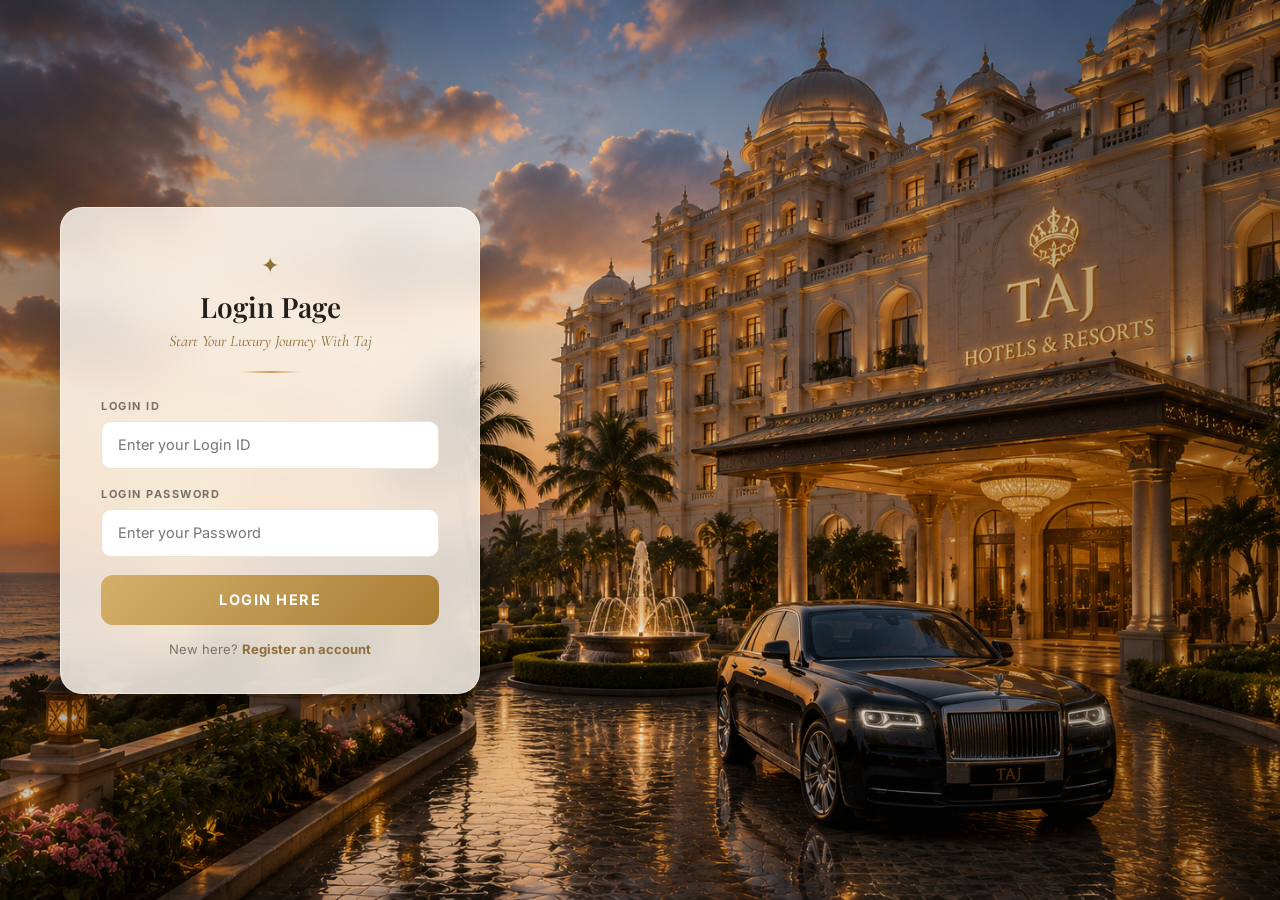
<file: index.html>
<!DOCTYPE html>
<html lang="en">
<head>
<meta charset="UTF-8">
<meta name="viewport" content="width=device-width, initial-scale=1.0">
<title>Taj Hotels & Resorts | Login</title>
<link rel="stylesheet" href="style.css">
<link rel="stylesheet" href="form.css">
<link rel="preconnect" href="https://fonts.googleapis.com">
<link rel="preconnect" href="https://fonts.gstatic.com" crossorigin>
<link href="https://fonts.googleapis.com/css2?family=Playfair+Display:wght@500;600;700&family=Inter:wght@300;400;500;600;700&family=Cormorant+Garamond:wght@500;600;700&display=swap" rel="stylesheet">
<style>

.login-hero{
    position:relative;
    min-height:100vh;
    display:flex;
    align-items:center;
    padding:0 60px;
    overflow:hidden;
}

.login-hero-image{
    position:absolute;
    inset:0;
    width:100%;
    height:100%;
    object-fit:cover;
    object-position:center;
}

.login-hero-overlay{
    position:absolute;
    inset:0;
    background:linear-gradient(90deg,
        rgba(10,8,5,.25) 0%,
        rgba(10,8,5,.08) 45%,
        rgba(10,8,5,.35) 100%);
}

.login-panel{
    position:relative;
    z-index:10;
    width:100%;
    max-width:420px;
    background:rgba(255,251,244,.82);
    backdrop-filter:blur(16px);
    border:1px solid rgba(255,255,255,.5);
    border-radius:22px;
    padding:44px 40px 36px;
    box-shadow:0 30px 70px rgba(0,0,0,.35);
    text-align:center;
}

.login-crown{
    font-size:22px;
    color:var(--gold-deep);
    margin-bottom:10px;
}

.login-panel h1{
    font-family:var(--display);
    font-size:28px;
    font-weight:600;
    color:var(--ink);
    margin-bottom:6px;
}

.login-tagline{
    font-family:var(--accent);
    font-style:italic;
    font-size:16px;
    color:var(--gold-deep);
    margin-bottom:20px;
}

.login-divider{
    width:60px;
    height:2px;
    background:linear-gradient(90deg,transparent,var(--gold),transparent);
    margin:0 auto 26px;
}

.login-form{
    text-align:left;
}

.login-field{
    margin-bottom:18px;
}

.login-field label{
    display:block;
    font-size:11px;
    font-weight:700;
    letter-spacing:1.5px;
    text-transform:uppercase;
    color:var(--ink-soft);
    margin-bottom:8px;
}

.login-field input{
    width:100%;
    height:48px;
    padding:0 16px;
    border:1px solid var(--line);
    border-radius:10px;
    background:#fff;
    color:var(--ink);
    font-size:14.5px;
    transition:.25s;
}

.login-field input:focus{
    border-color:var(--gold);
    box-shadow:0 0 0 3px rgba(198,161,91,.15);
}

.login-submit{
    display:block;
    width:100%;
    height:50px;
    margin-top:6px;
    border-radius:12px;
    background:linear-gradient(135deg,#d5b06a,#a77b32);
    color:#fff;
    font-weight:700;
    font-size:14.5px;
    letter-spacing:1.5px;
    text-transform:uppercase;
    cursor:pointer;
    transition:.25s;
}

.login-submit:hover{
    filter:brightness(1.08);
    transform:translateY(-2px);
    box-shadow:0 12px 24px rgba(167,123,50,.35);
}

.login-register-link{
    display:block;
    width:100%;
    text-align:center;
    margin-top:16px;
    background:none;
    border:none;
    color:var(--ink-soft);
    font-size:13px;
    cursor:pointer;
}

.login-register-link span{
    color:var(--gold-deep);
    font-weight:700;
}

.login-register-link:hover span{
    text-decoration:underline;
}

@media (max-width:600px){
    .login-hero{ padding:0 20px; justify-content:center; }
    .login-panel{ padding:36px 26px 30px; }
}

</style>
</head>
<body>

<section class="login-hero">
    <img src="login1.png" class="login-hero-image" alt="">
    <div class="login-hero-overlay"></div>

    <div class="login-panel">
        <div class="login-crown">✦</div>
        <h1>Login Page</h1>
        <p class="login-tagline">Start Your Luxury Journey With Taj</p>
        <div class="login-divider"></div>

        <form name="f" method="post" action="login.php" class="login-form">
            <div class="login-field">
                <label>Login ID</label>
                <input type="text" name="t1" placeholder="Enter your Login ID">
            </div>
            <div class="login-field">
                <label>Login Password</label>
                <input type="password" name="t2" placeholder="Enter your Password">
            </div>

            <input type="submit" class="login-submit" value="Login Here" name="b1">

            <button type="button" class="login-register-link" onclick="register()">
                New here? <span>Register an account</span>
            </button>
        </form>
    </div>
</section>

<script>
    function register() {
        window.open("register.html");
    }
</script>

</body>
</html>
</file>
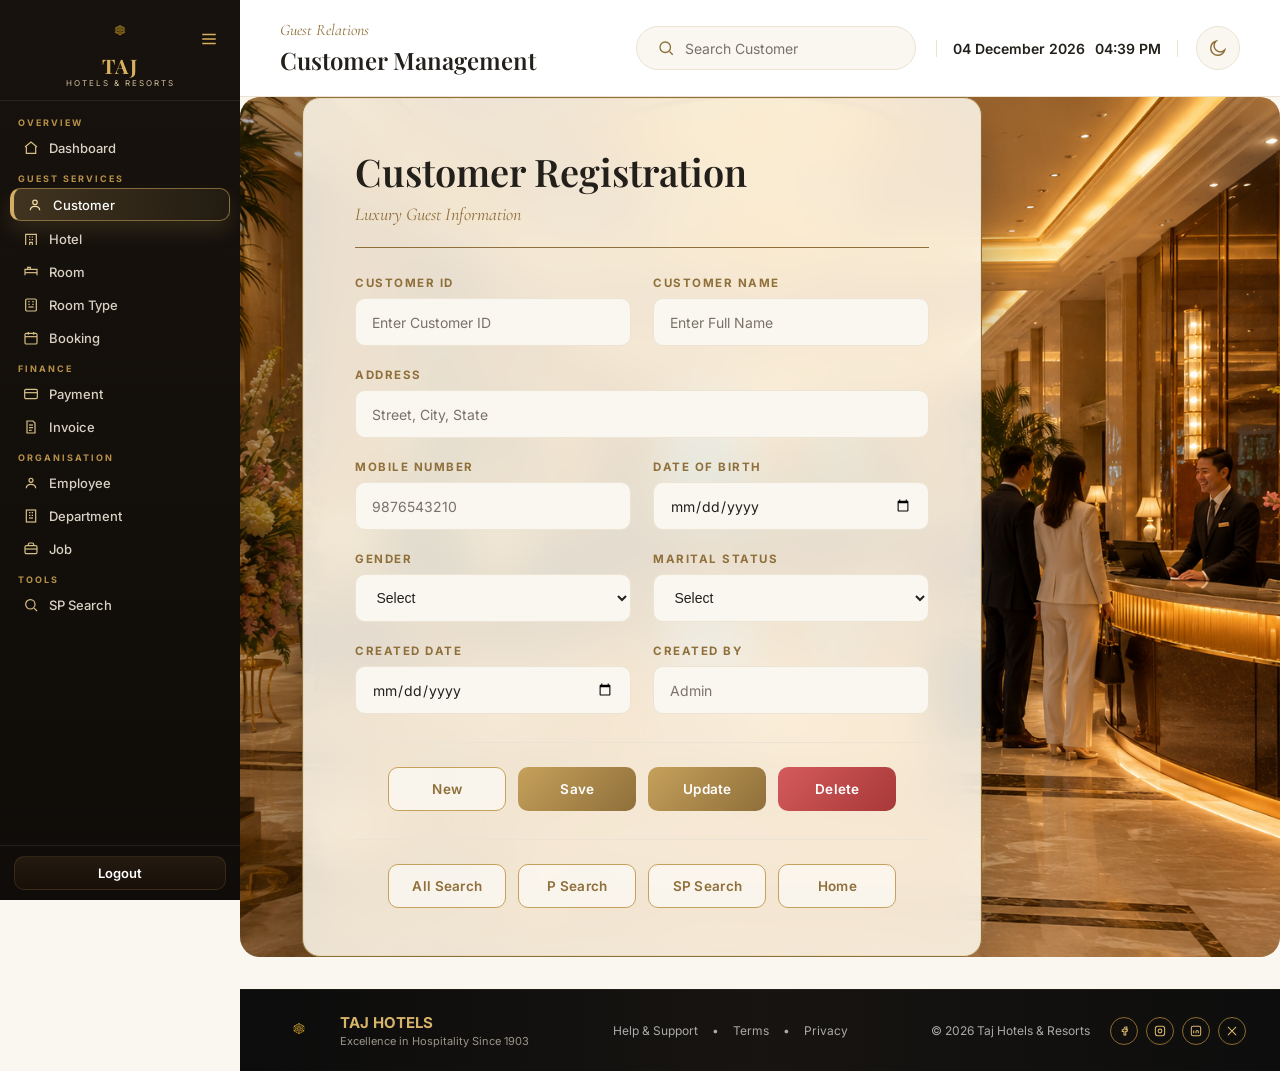
<file: customer.html>
<!DOCTYPE html>
<html lang="en">
<head>
<meta charset="UTF-8">
<meta name="viewport" content="width=device-width, initial-scale=1.0">
<title>Taj Hotels & Resorts | Customer</title>
<link rel="stylesheet" href="style.css">
<link rel="stylesheet" href="form.css">
<link rel="preconnect" href="https://fonts.googleapis.com">
<link rel="preconnect" href="https://fonts.gstatic.com" crossorigin>
<link href="https://fonts.googleapis.com/css2?family=Playfair+Display:wght@500;600;700&family=Inter:wght@300;400;500;600;700&family=Cormorant+Garamond:wght@500;600;700&display=swap" rel="stylesheet">
</head>
<body>

<aside class="sidebar" id="sidebar">

    <div class="sidebar-header">
        <div class="logo-box">
            <img src="taj-logo.png" class="sidebar-logo" alt="Taj">
            <div class="brand">
                <h1>TAJ</h1>
                <p>HOTELS & RESORTS</p>
            </div>
        </div>
        <button class="hamburger" id="sidebarToggle" aria-label="Toggle sidebar">
            <svg viewBox="0 0 24 24" fill="none" stroke="currentColor" stroke-width="2">
                <line x1="3" y1="6" x2="21" y2="6"/>
                <line x1="3" y1="12" x2="21" y2="12"/>
                <line x1="3" y1="18" x2="21" y2="18"/>
            </svg>
        </button>
    </div>

    <nav class="sidebar-nav">

        <span class="nav-heading">Overview</span>
        <a href="home.html" class="nav-link">
            <span class="nav-icon"><svg viewBox="0 0 24 24" fill="none" stroke="currentColor" stroke-width="1.8"><path d="M3 10.5L12 3l9 7.5"/><path d="M5 9.8V20h14V9.8"/></svg></span>
            <span class="link-text">Dashboard</span>
        </a>

        <span class="nav-heading">Guest Services</span>
        <a href="customer.html" class="nav-link active">
            <span class="nav-icon"><svg viewBox="0 0 24 24" fill="none" stroke="currentColor" stroke-width="1.8"><circle cx="12" cy="8" r="3.4"/><path d="M5 20c0-4 3.2-6 7-6s7 2 7 6"/></svg></span>
            <span class="link-text">Customer</span>
        </a>

        <a href="hotel1.php" class="nav-link">
    <span class="nav-icon">
        <svg viewBox="0 0 24 24" fill="none" stroke="currentColor" stroke-width="1.8">
            <path d="M4 21V5h16v16"/>
            <path d="M9 9h2"/>
            <path d="M13 9h2"/>
            <path d="M9 13h2"/>
            <path d="M13 13h2"/>
            <path d="M10 21v-4h4v4"/>
        </svg>
    </span>
    <span class="link-text">Hotel</span>
</a>
        <a href="room1.php" class="nav-link">
            <span class="nav-icon"><svg viewBox="0 0 24 24" fill="none" stroke="currentColor" stroke-width="1.8"><path d="M3 17V8h18v9"/><path d="M3 13h18"/><path d="M7 8V5h4v3"/></svg></span>
            <span class="link-text">Room</span>
        </a>
        <a href="room_type.html" class="nav-link">
            <span class="nav-icon"><svg viewBox="0 0 24 24" fill="none" stroke="currentColor" stroke-width="1.8"><rect x="4" y="3" width="16" height="18" rx="2"/><path d="M8 7h2"/><path d="M14 7h2"/><path d="M8 11h2"/><path d="M14 11h2"/><path d="M8 15h8"/></svg></span>
            <span class="link-text">Room Type</span>
        </a>
        <a href="booking1.php" class="nav-link">
            <span class="nav-icon"><svg viewBox="0 0 24 24" fill="none" stroke="currentColor" stroke-width="1.8"><rect x="3" y="5" width="18" height="16" rx="2"/><path d="M3 10h18"/><path d="M8 3v4"/><path d="M16 3v4"/></svg></span>
            <span class="link-text">Booking</span>
        </a>

        <span class="nav-heading">Finance</span>
        <a href="payment1.php" class="nav-link">
            <span class="nav-icon"><svg viewBox="0 0 24 24" fill="none" stroke="currentColor" stroke-width="1.8"><rect x="2.5" y="5" width="19" height="14" rx="2"/><path d="M2.5 10h19"/></svg></span>
            <span class="link-text">Payment</span>
        </a>
        <a href="invoice1.php" class="nav-link">
            <span class="nav-icon"><svg viewBox="0 0 24 24" fill="none" stroke="currentColor" stroke-width="1.8"><path d="M6 3h9l3 3v15H6z"/><path d="M9 9h6"/><path d="M9 13h6"/><path d="M9 17h4"/></svg></span>
            <span class="link-text">Invoice</span>
        </a>

        <span class="nav-heading">Organisation</span>
        <a href="emp_info1.php" class="nav-link">
            <span class="nav-icon"><svg viewBox="0 0 24 24" fill="none" stroke="currentColor" stroke-width="1.8"><circle cx="12" cy="8" r="3"/><path d="M5 20c0-4 3-6 7-6s7 2 7 6"/></svg></span>
            <span class="link-text">Employee</span>
        </a>
        <a href="dept_info.html" class="nav-link">
            <span class="nav-icon"><svg viewBox="0 0 24 24" fill="none" stroke="currentColor" stroke-width="1.8"><rect x="5" y="3" width="14" height="18"/><path d="M9 7h2"/><path d="M13 7h2"/><path d="M9 11h2"/><path d="M13 11h2"/><path d="M9 15h6"/></svg></span>
            <span class="link-text">Department</span>
        </a>
        <a href="job_info.html" class="nav-link">
            <span class="nav-icon"><svg viewBox="0 0 24 24" fill="none" stroke="currentColor" stroke-width="1.8"><rect x="3" y="7" width="18" height="12" rx="2"/><path d="M8 7V5a2 2 0 012-2h4a2 2 0 012 2v2"/><path d="M3 12h18"/></svg></span>
            <span class="link-text">Job</span>
        </a>

        <span class="nav-heading">Tools</span>
        <a href="spsearch.html" class="nav-link">
            <span class="nav-icon"><svg viewBox="0 0 24 24" fill="none" stroke="currentColor" stroke-width="1.8"><circle cx="11" cy="11" r="7"/><path d="M21 21l-4.3-4.3"/></svg></span>
            <span class="link-text">SP Search</span>
        </a>

    </nav>

    <div class="sidebar-footer">
        <a href="login.html" class="logout-btn">Logout</a>
    </div>

</aside>

<main class="main" id="main">

    <header class="topbar">
        <div class="welcome">
            <span class="eyebrow">Guest Relations</span>
            <h2>Customer Management</h2>
        </div>

        <div class="top-right">
            <a href="spsearch.html" class="search-box search-btn">
                <svg width="18" height="18" viewBox="0 0 24 24" fill="none" stroke="currentColor" stroke-width="1.8">
                    <circle cx="11" cy="11" r="7"/>
                    <path d="M21 21l-4.3-4.3"/>
                </svg>
                <span>Search Customer</span>
            </a>

            <div class="date-time">
                <span id="today"></span>
                <span id="clock"></span>
            </div>

            <button class="theme-toggle" id="themeToggle" aria-label="Toggle day/night theme">
                <svg class="moon-icon" viewBox="0 0 24 24" fill="none" stroke="currentColor" stroke-width="1.8"><path d="M20 14.5A8.5 8.5 0 1 1 9.5 4a7 7 0 0 0 10.5 10.5z"/></svg>
                <svg class="sun-icon" viewBox="0 0 24 24" fill="none" stroke="currentColor" stroke-width="1.8"><circle cx="12" cy="12" r="4.5"/><path d="M12 2v3M12 19v3M4.2 4.2l2.1 2.1M17.7 17.7l2.1 2.1M2 12h3M19 12h3M4.2 19.8l2.1-2.1M17.7 6.3l2.1-2.1"/></svg>
            </button>
        </div>
    </header>

    <section class="form-hero">
        <img src="customer.png" class="form-hero-image" alt="">
        <div class="form-hero-overlay"></div>

        <div class="form-panel">

            <div class="form-page-header">
                <h2>Customer Registration</h2>
                <p>Luxury Guest Information</p>
            </div>

            <form action="customer.php" method="post" name="f" class="form-card">
                <div class="form-grid">
                    <div class="form-group"><label>Customer ID</label><input type="text" name="t1" placeholder="Enter Customer ID"></div>
                    <div class="form-group"><label>Customer Name</label><input type="text" name="t2" placeholder="Enter Full Name"></div>
                    <div class="form-group full-width"><label>Address</label><input type="text" name="t3" placeholder="Street, City, State"></div>
                    <div class="form-group"><label>Mobile Number</label><input type="number" name="t4" placeholder="9876543210"></div>
                    <div class="form-group"><label>Date of Birth</label><input type="date" name="t5"></div>
                    <div class="form-group">
                        <label>Gender</label>
                        <select name="t6"><option value="">Select</option><option>Male</option><option>Female</option><option>Other</option></select>
                    </div>
                    <div class="form-group">
                        <label>Marital Status</label>
                        <select name="t7"><option value="">Select</option><option>Single</option><option>Married</option><option>Other</option></select>
                    </div>
                    <div class="form-group"><label>Created Date</label><input type="date" name="t8"></div>
                    <div class="form-group"><label>Created By</label><input type="text" name="t9" placeholder="Admin"></div>
                </div>

                <div class="form-actions">
                    <input type="button" class="btn btn-outline" value="New" onclick="document.forms['f'].reset()">
                    <input type="submit" class="btn btn-gold" value="Save" name="b2">
                    <input type="submit" class="btn btn-gold" value="Update" name="b3">
                    <input type="submit" class="btn btn-danger" value="Delete" name="b4">
                </div>

                <div class="search-row">
                    <input type="submit" class="btn btn-outline" value="All Search" name="b5">
                    <input type="submit" class="btn btn-outline" value="P Search" name="b6">
                    <input type="button" class="btn btn-outline" value="SP Search" onclick="spsearch()">
                    <input type="button" class="btn btn-outline" value="Home" onclick="window.location.href='home.html'">
                </div>
            </form>
        </div>
    </section>

    <footer class="footer">
        <div class="footer-left">
            <img src="taj-logo.png" alt="Taj">
            <div>
                <h3>TAJ HOTELS</h3>
                <p>Excellence in Hospitality Since 1903</p>
            </div>
        </div>

        <div class="footer-center">
            <a href="#">Help & Support</a>
            <span>•</span>
            <a href="#">Terms</a>
            <span>•</span>
            <a href="#">Privacy</a>
        </div>

        <div class="footer-right">
            <p>© 2026 Taj Hotels & Resorts</p>
            <div class="social">
                <a href="#" aria-label="Facebook"><svg viewBox="0 0 24 24" fill="none" stroke="currentColor" stroke-width="1.8"><path d="M15 8h2V5h-2a3 3 0 0 0-3 3v2H9v3h3v6h3v-6h2.2l.8-3H15V8z"/></svg></a>
                <a href="#" aria-label="Instagram"><svg viewBox="0 0 24 24" fill="none" stroke="currentColor" stroke-width="1.8"><rect x="4" y="4" width="16" height="16" rx="4"/><circle cx="12" cy="12" r="3.2"/><path d="M16.2 7.8h.01"/></svg></a>
                <a href="#" aria-label="LinkedIn"><svg viewBox="0 0 24 24" fill="none" stroke="currentColor" stroke-width="1.8"><rect x="4" y="4" width="16" height="16" rx="3"/><path d="M8 11v5M8 8v.01M12 16v-3a2 2 0 0 1 4 0v3M12 13v3"/></svg></a>
                <a href="#" aria-label="X"><svg viewBox="0 0 24 24" fill="none" stroke="currentColor" stroke-width="1.8"><path d="M5 5l14 14M19 5L5 19"/></svg></a>
            </div>
        </div>
    </footer>

</main>

<script>
function updateDateTime(){
  const now = new Date();
  document.getElementById("today").textContent = now.toLocaleDateString("en-GB",{day:"2-digit",month:"long",year:"numeric"});
  document.getElementById("clock").textContent = now.toLocaleTimeString([],{hour:"2-digit",minute:"2-digit"});
}
updateDateTime();
setInterval(updateDateTime, 1000);

const sidebar = document.getElementById("sidebar");
const sidebarToggle = document.getElementById("sidebarToggle");
const main = document.getElementById("main");
sidebarToggle.addEventListener("click", () => {
  sidebar.classList.toggle("collapsed");
  main.classList.toggle("expanded");
});

const themeToggle = document.getElementById("themeToggle");
const root = document.documentElement;
function applyTheme(theme){
  if(theme === "dark"){ root.setAttribute("data-theme","dark"); }
  else{ root.removeAttribute("data-theme"); }
  localStorage.setItem("taj-theme", theme);
}
applyTheme(localStorage.getItem("taj-theme") || "light");
themeToggle.addEventListener("click", () => {
  applyTheme(root.getAttribute("data-theme") === "dark" ? "light" : "dark");
});

function spsearch(){ window.open("spsearch.html"); }
</script>
</body>
</html>
</file>
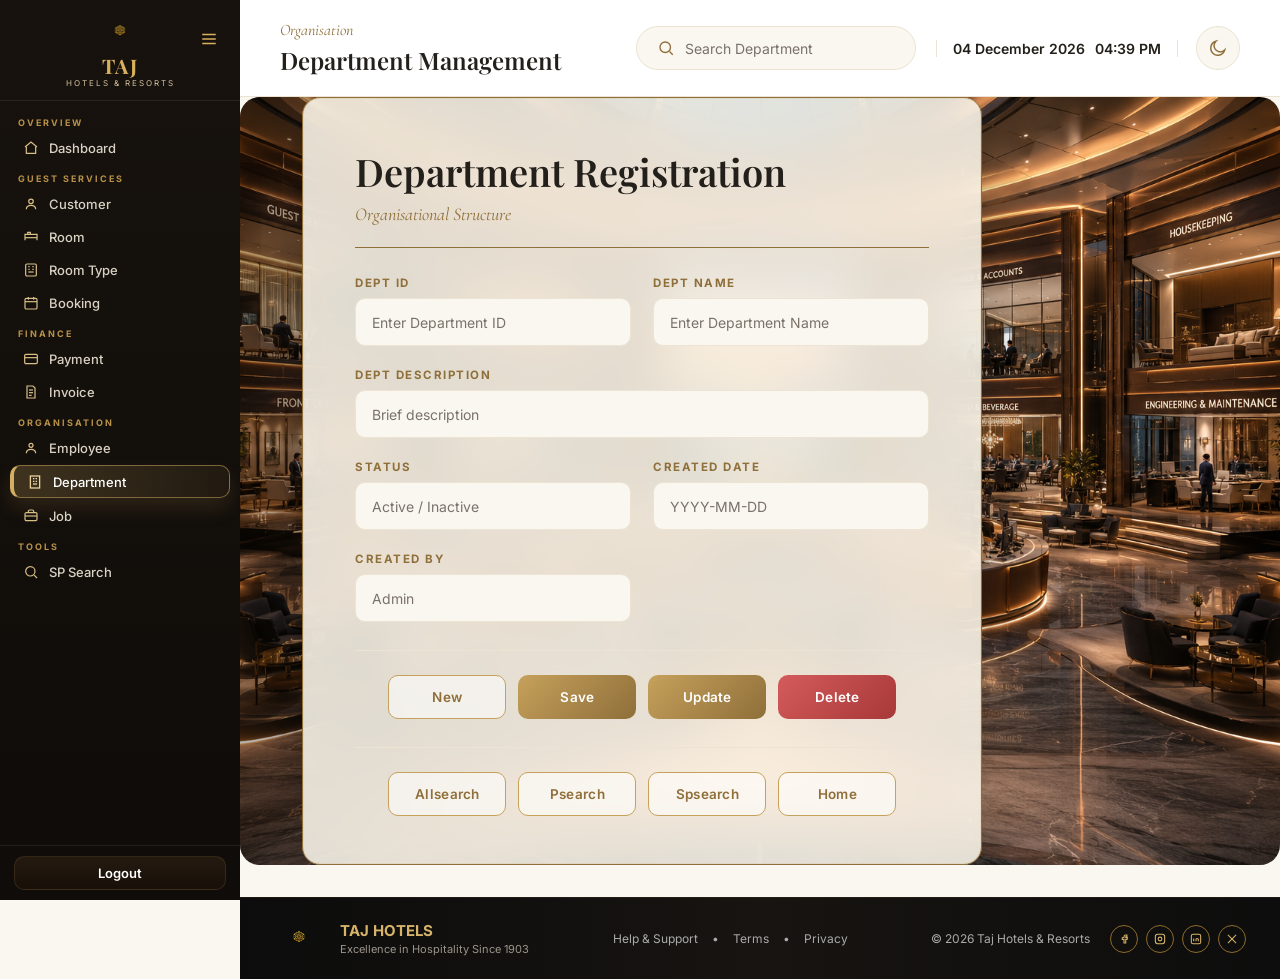
<file: dept_info.html>
<!DOCTYPE html>
<html lang="en">
<head>
<meta charset="UTF-8">
<meta name="viewport" content="width=device-width, initial-scale=1.0">
<title>Taj Hotels & Resorts | Department</title>
<link rel="stylesheet" href="style.css">
<link rel="stylesheet" href="form.css">
<link rel="preconnect" href="https://fonts.googleapis.com">
<link rel="preconnect" href="https://fonts.gstatic.com" crossorigin>
<link href="https://fonts.googleapis.com/css2?family=Playfair+Display:wght@500;600;700&family=Inter:wght@300;400;500;600;700&family=Cormorant+Garamond:wght@500;600;700&display=swap" rel="stylesheet">
</head>
<body>

<aside class="sidebar" id="sidebar">

    <div class="sidebar-header">
        <div class="logo-box">
            <img src="taj-logo.png" class="sidebar-logo" alt="Taj">
            <div class="brand">
                <h1>TAJ</h1>
                <p>HOTELS & RESORTS</p>
            </div>
        </div>
        <button class="hamburger" id="sidebarToggle" aria-label="Toggle sidebar">
            <svg viewBox="0 0 24 24" fill="none" stroke="currentColor" stroke-width="2">
                <line x1="3" y1="6" x2="21" y2="6"/>
                <line x1="3" y1="12" x2="21" y2="12"/>
                <line x1="3" y1="18" x2="21" y2="18"/>
            </svg>
        </button>
    </div>

    <nav class="sidebar-nav">

        <span class="nav-heading">Overview</span>
        <a href="home.html" class="nav-link">
            <span class="nav-icon"><svg viewBox="0 0 24 24" fill="none" stroke="currentColor" stroke-width="1.8"><path d="M3 10.5L12 3l9 7.5"/><path d="M5 9.8V20h14V9.8"/></svg></span>
            <span class="link-text">Dashboard</span>
        </a>

        <span class="nav-heading">Guest Services</span>
        <a href="customer.html" class="nav-link">
            <span class="nav-icon"><svg viewBox="0 0 24 24" fill="none" stroke="currentColor" stroke-width="1.8"><circle cx="12" cy="8" r="3.4"/><path d="M5 20c0-4 3.2-6 7-6s7 2 7 6"/></svg></span>
            <span class="link-text">Customer</span>
        </a>
        <a href="room.html" class="nav-link">
            <span class="nav-icon"><svg viewBox="0 0 24 24" fill="none" stroke="currentColor" stroke-width="1.8"><path d="M3 17V8h18v9"/><path d="M3 13h18"/><path d="M7 8V5h4v3"/></svg></span>
            <span class="link-text">Room</span>
        </a>
        <a href="room_type.html" class="nav-link">
            <span class="nav-icon"><svg viewBox="0 0 24 24" fill="none" stroke="currentColor" stroke-width="1.8"><rect x="4" y="3" width="16" height="18" rx="2"/><path d="M8 7h2"/><path d="M14 7h2"/><path d="M8 11h2"/><path d="M14 11h2"/><path d="M8 15h8"/></svg></span>
            <span class="link-text">Room Type</span>
        </a>
        <a href="booking1.php" class="nav-link">
            <span class="nav-icon"><svg viewBox="0 0 24 24" fill="none" stroke="currentColor" stroke-width="1.8"><rect x="3" y="5" width="18" height="16" rx="2"/><path d="M3 10h18"/><path d="M8 3v4"/><path d="M16 3v4"/></svg></span>
            <span class="link-text">Booking</span>
        </a>

        <span class="nav-heading">Finance</span>
        <a href="payment.html" class="nav-link">
            <span class="nav-icon"><svg viewBox="0 0 24 24" fill="none" stroke="currentColor" stroke-width="1.8"><rect x="2.5" y="5" width="19" height="14" rx="2"/><path d="M2.5 10h19"/></svg></span>
            <span class="link-text">Payment</span>
        </a>
        <a href="invoice.html" class="nav-link">
            <span class="nav-icon"><svg viewBox="0 0 24 24" fill="none" stroke="currentColor" stroke-width="1.8"><path d="M6 3h9l3 3v15H6z"/><path d="M9 9h6"/><path d="M9 13h6"/><path d="M9 17h4"/></svg></span>
            <span class="link-text">Invoice</span>
        </a>

        <span class="nav-heading">Organisation</span>
        <a href="emp_info.html" class="nav-link">
            <span class="nav-icon"><svg viewBox="0 0 24 24" fill="none" stroke="currentColor" stroke-width="1.8"><circle cx="12" cy="8" r="3"/><path d="M5 20c0-4 3-6 7-6s7 2 7 6"/></svg></span>
            <span class="link-text">Employee</span>
        </a>
        <a href="dept_info.html" class="nav-link active">
            <span class="nav-icon"><svg viewBox="0 0 24 24" fill="none" stroke="currentColor" stroke-width="1.8"><rect x="5" y="3" width="14" height="18"/><path d="M9 7h2"/><path d="M13 7h2"/><path d="M9 11h2"/><path d="M13 11h2"/><path d="M9 15h6"/></svg></span>
            <span class="link-text">Department</span>
        </a>
        <a href="job_info.html" class="nav-link">
            <span class="nav-icon"><svg viewBox="0 0 24 24" fill="none" stroke="currentColor" stroke-width="1.8"><rect x="3" y="7" width="18" height="12" rx="2"/><path d="M8 7V5a2 2 0 012-2h4a2 2 0 012 2v2"/><path d="M3 12h18"/></svg></span>
            <span class="link-text">Job</span>
        </a>

        <span class="nav-heading">Tools</span>
        <a href="spsearch.html" class="nav-link">
            <span class="nav-icon"><svg viewBox="0 0 24 24" fill="none" stroke="currentColor" stroke-width="1.8"><circle cx="11" cy="11" r="7"/><path d="M21 21l-4.3-4.3"/></svg></span>
            <span class="link-text">SP Search</span>
        </a>

    </nav>

    <div class="sidebar-footer">
        <a href="login.html" class="logout-btn">Logout</a>
    </div>

</aside>

<main class="main" id="main">

    <header class="topbar">
        <div class="welcome">
            <span class="eyebrow">Organisation</span>
            <h2>Department Management</h2>
        </div>

        <div class="top-right">
            <a href="spsearch.html" class="search-box search-btn">
                <svg width="18" height="18" viewBox="0 0 24 24" fill="none" stroke="currentColor" stroke-width="1.8">
                    <circle cx="11" cy="11" r="7"/>
                    <path d="M21 21l-4.3-4.3"/>
                </svg>
                <span>Search Department</span>
            </a>

            <div class="date-time">
                <span id="today"></span>
                <span id="clock"></span>
            </div>

            <button class="theme-toggle" id="themeToggle" aria-label="Toggle day/night theme">
                <svg class="moon-icon" viewBox="0 0 24 24" fill="none" stroke="currentColor" stroke-width="1.8"><path d="M20 14.5A8.5 8.5 0 1 1 9.5 4a7 7 0 0 0 10.5 10.5z"/></svg>
                <svg class="sun-icon" viewBox="0 0 24 24" fill="none" stroke="currentColor" stroke-width="1.8"><circle cx="12" cy="12" r="4.5"/><path d="M12 2v3M12 19v3M4.2 4.2l2.1 2.1M17.7 17.7l2.1 2.1M2 12h3M19 12h3M4.2 19.8l2.1-2.1M17.7 6.3l2.1-2.1"/></svg>
            </button>
        </div>
    </header>

    <section class="form-hero">
        <img src="department.png" class="form-hero-image" alt="">
        <div class="form-hero-overlay"></div>

        <div class="form-panel">

            <div class="form-page-header">
                <h2>Department Registration</h2>
                <p>Organisational Structure</p>
            </div>

            <form action="dept_info.php" method="post" name="f" class="form-card">
                <div class="form-grid">
                    <div class="form-group"><label>Dept ID</label><input type="text" name="t1" placeholder="Enter Department ID"></div>
                    <div class="form-group"><label>Dept Name</label><input type="text" name="t2" placeholder="Enter Department Name"></div>
                    <div class="form-group full-width"><label>Dept Description</label><input type="text" name="t3" placeholder="Brief description"></div>
                    <div class="form-group"><label>Status</label><input type="text" name="t4" placeholder="Active / Inactive"></div>
                    <div class="form-group"><label>Created Date</label><input type="text" name="t5" placeholder="YYYY-MM-DD"></div>
                    <div class="form-group"><label>Created By</label><input type="text" name="t6" placeholder="Admin"></div>
                </div>

                <div class="form-actions">
                    <input type="button" class="btn btn-outline" value="New" name="b1" onclick="document.forms['f'].reset()">
                    <input type="submit" class="btn btn-gold" value="Save" name="b2">
                    <input type="submit" class="btn btn-gold" value="Update" name="b3">
                    <input type="submit" class="btn btn-danger" value="Delete" name="b4">
                </div>

                <div class="search-row">
                    <input type="submit" class="btn btn-outline" value="Allsearch" name="b5">
                    <input type="submit" class="btn btn-outline" value="Psearch" name="b6">
                    <input type="button" class="btn btn-outline" value="Spsearch" name="b7" onclick="spsearch()">
                    <input type="button" class="btn btn-outline" value="Home" name="b8" onclick="window.location.href='home.html'">
                </div>
            </form>
        </div>
    </section>

    <footer class="footer">
        <div class="footer-left">
            <img src="taj-logo.png" alt="Taj">
            <div>
                <h3>TAJ HOTELS</h3>
                <p>Excellence in Hospitality Since 1903</p>
            </div>
        </div>

        <div class="footer-center">
            <a href="#">Help & Support</a>
            <span>•</span>
            <a href="#">Terms</a>
            <span>•</span>
            <a href="#">Privacy</a>
        </div>

        <div class="footer-right">
            <p>© 2026 Taj Hotels & Resorts</p>
            <div class="social">
                <a href="#" aria-label="Facebook"><svg viewBox="0 0 24 24" fill="none" stroke="currentColor" stroke-width="1.8"><path d="M15 8h2V5h-2a3 3 0 0 0-3 3v2H9v3h3v6h3v-6h2.2l.8-3H15V8z"/></svg></a>
                <a href="#" aria-label="Instagram"><svg viewBox="0 0 24 24" fill="none" stroke="currentColor" stroke-width="1.8"><rect x="4" y="4" width="16" height="16" rx="4"/><circle cx="12" cy="12" r="3.2"/><path d="M16.2 7.8h.01"/></svg></a>
                <a href="#" aria-label="LinkedIn"><svg viewBox="0 0 24 24" fill="none" stroke="currentColor" stroke-width="1.8"><rect x="4" y="4" width="16" height="16" rx="3"/><path d="M8 11v5M8 8v.01M12 16v-3a2 2 0 0 1 4 0v3M12 13v3"/></svg></a>
                <a href="#" aria-label="X"><svg viewBox="0 0 24 24" fill="none" stroke="currentColor" stroke-width="1.8"><path d="M5 5l14 14M19 5L5 19"/></svg></a>
            </div>
        </div>
    </footer>

</main>

<script>
function updateDateTime(){
  const now = new Date();
  document.getElementById("today").textContent = now.toLocaleDateString("en-GB",{day:"2-digit",month:"long",year:"numeric"});
  document.getElementById("clock").textContent = now.toLocaleTimeString([],{hour:"2-digit",minute:"2-digit"});
}
updateDateTime();
setInterval(updateDateTime, 1000);

const sidebar = document.getElementById("sidebar");
const sidebarToggle = document.getElementById("sidebarToggle");
const main = document.getElementById("main");
sidebarToggle.addEventListener("click", () => {
  sidebar.classList.toggle("collapsed");
  main.classList.toggle("expanded");
});

const themeToggle = document.getElementById("themeToggle");
const root = document.documentElement;
function applyTheme(theme){
  if(theme === "dark"){ root.setAttribute("data-theme","dark"); }
  else{ root.removeAttribute("data-theme"); }
  localStorage.setItem("taj-theme", theme);
}
applyTheme(localStorage.getItem("taj-theme") || "light");
themeToggle.addEventListener("click", () => {
  applyTheme(root.getAttribute("data-theme") === "dark" ? "light" : "dark");
});

function spsearch(){ window.open("spsearch.html"); }
</script>
</body>
</html>
</file>
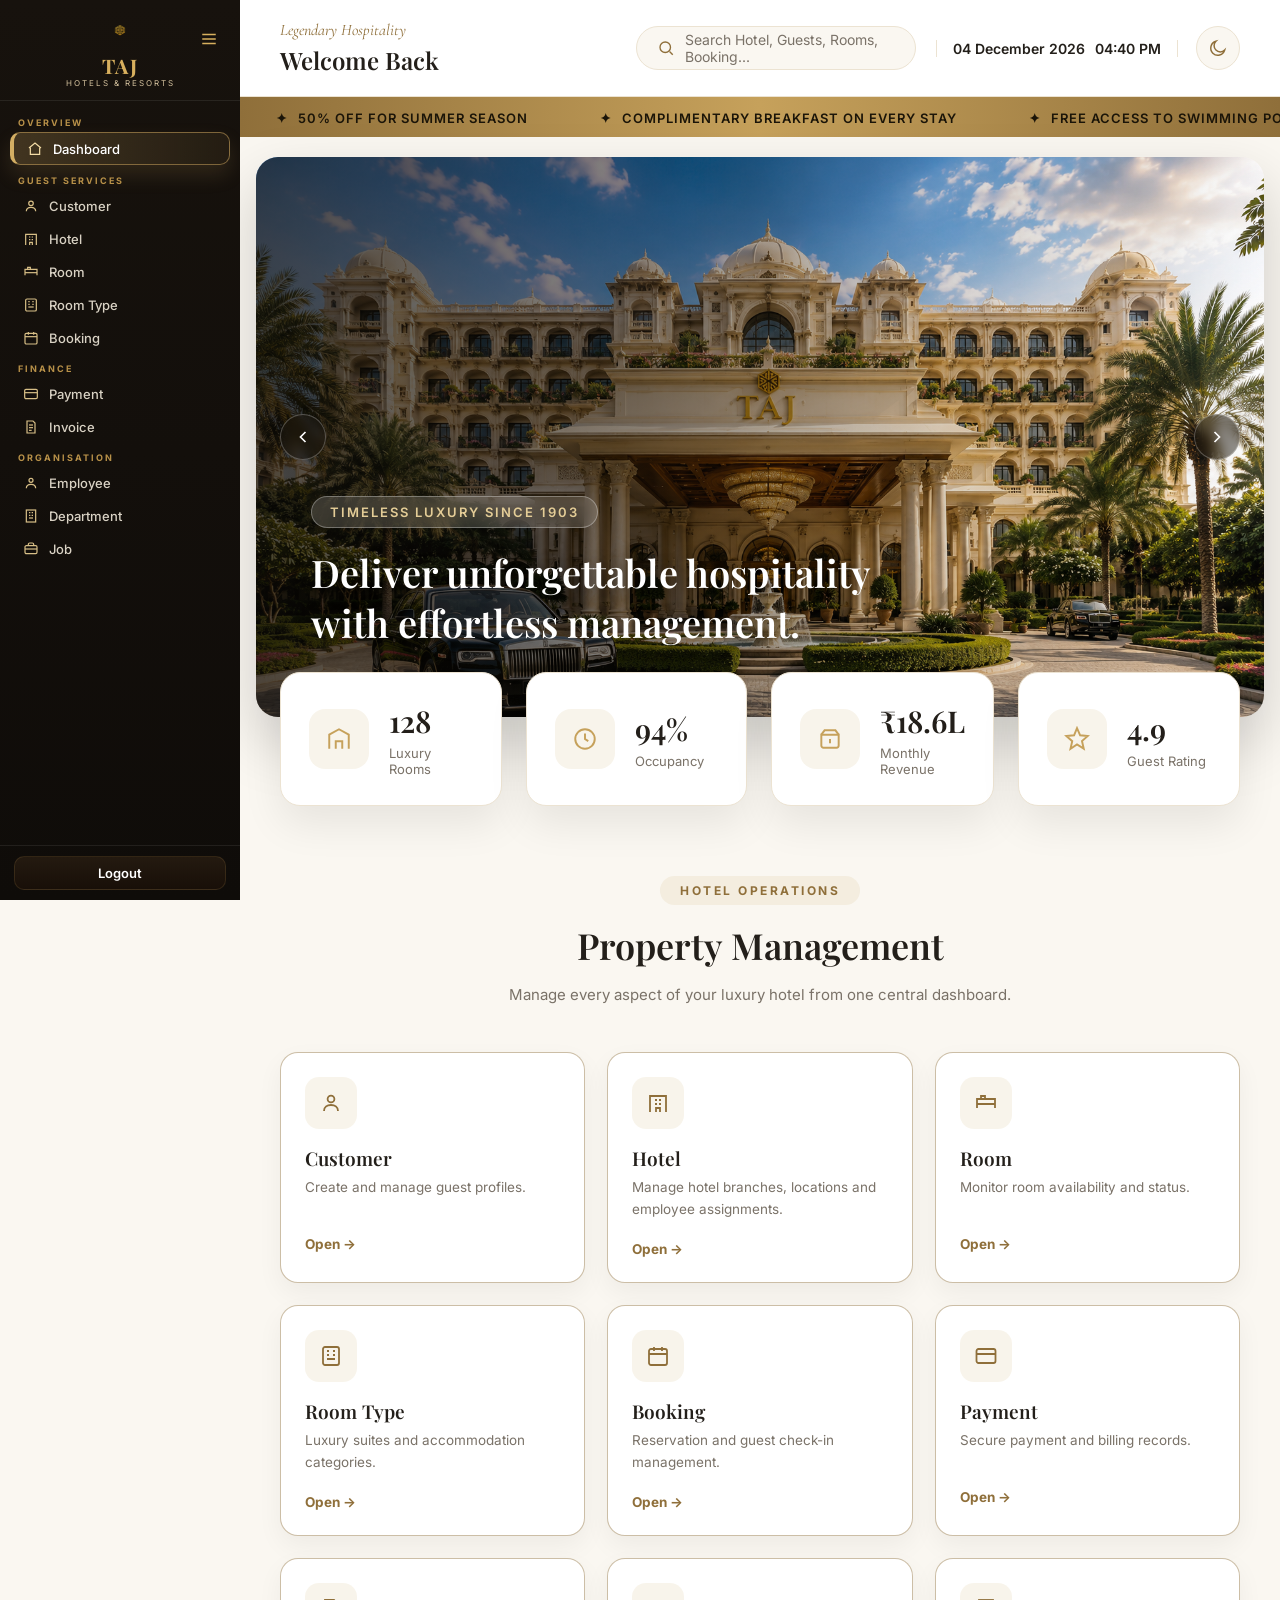
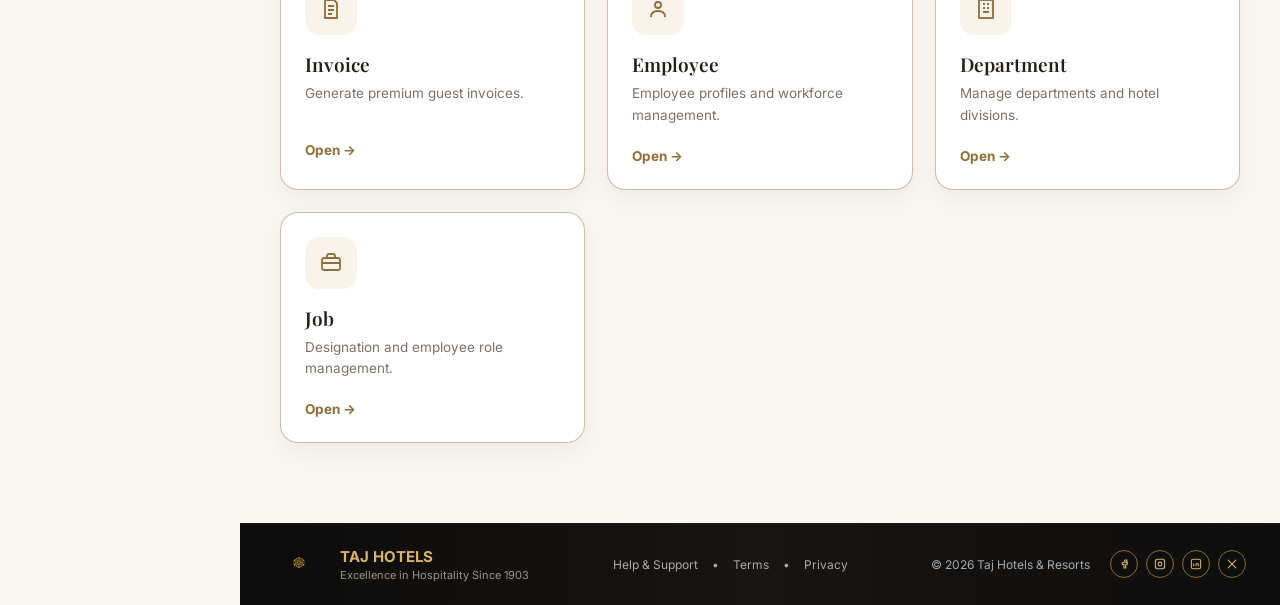
<file: home.html>
<!DOCTYPE html>
<html lang="en">

<head>

    <meta charset="UTF-8">
    <meta name="viewport" content="width=device-width, initial-scale=1.0">
    <title>Taj Hotels & Resorts | Dashboard</title>
    <link rel="stylesheet" href="style.css">
    <link rel="preconnect" href="https://fonts.googleapis.com">
    <link rel="preconnect" href="https://fonts.gstatic.com" crossorigin>
    <link href="https://fonts.googleapis.com/css2?family=Playfair+Display:wght@500;600;700&family=Inter:wght@300;400;500;600;700&family=Cormorant+Garamond:wght@500;600;700&display=swap" rel="stylesheet">

</head>

<body>

<!-- ========================================= -->
<!-- Sidebar -->
<!-- ========================================= -->

<aside class="sidebar" id="sidebar">

    <div class="sidebar-header">
        <div class="logo-box">
            <img src="taj-logo.png" class="sidebar-logo" alt="Taj">
            <div class="brand">
                <h1>TAJ</h1>
                <p>HOTELS & RESORTS</p>
            </div>
        </div>
        <button class="hamburger" id="sidebarToggle" aria-label="Toggle sidebar">
            <svg viewBox="0 0 24 24" fill="none" stroke="currentColor" stroke-width="2">
                <line x1="3" y1="6" x2="21" y2="6"/>
                <line x1="3" y1="12" x2="21" y2="12"/>
                <line x1="3" y1="18" x2="21" y2="18"/>
            </svg>
        </button>
    </div>

    <nav class="sidebar-nav">

        <span class="nav-heading">Overview</span>
        <a href="home.html" class="nav-link active">
            <span class="nav-icon"><svg viewBox="0 0 24 24" fill="none" stroke="currentColor" stroke-width="1.8"><path d="M3 10.5L12 3l9 7.5"/><path d="M5 9.8V20h14V9.8"/></svg></span>
            <span class="link-text">Dashboard</span>
        </a>

        <span class="nav-heading">Guest Services</span>
        <a href="customer.html" class="nav-link">
            <span class="nav-icon"><svg viewBox="0 0 24 24" fill="none" stroke="currentColor" stroke-width="1.8"><circle cx="12" cy="8" r="3.4"/><path d="M5 20c0-4 3.2-6 7-6s7 2 7 6"/></svg></span>
            <span class="link-text">Customer</span>
        </a>

        <a href="hotel1.php" class="nav-link">
    <span class="nav-icon">
        <svg viewBox="0 0 24 24" fill="none" stroke="currentColor" stroke-width="1.8">
            <path d="M4 21V5h16v16"/>
            <path d="M9 9h2"/>
            <path d="M13 9h2"/>
            <path d="M9 13h2"/>
            <path d="M13 13h2"/>
            <path d="M10 21v-4h4v4"/>
        </svg>
    </span>
    <span class="link-text">Hotel</span>
</a>

        <a href="room1.php" class="nav-link">
            <span class="nav-icon"><svg viewBox="0 0 24 24" fill="none" stroke="currentColor" stroke-width="1.8"><path d="M3 17V8h18v9"/><path d="M3 13h18"/><path d="M7 8V5h4v3"/></svg></span>
            <span class="link-text">Room</span>
        </a>
        <a href="room_type.html" class="nav-link">
            <span class="nav-icon"><svg viewBox="0 0 24 24" fill="none" stroke="currentColor" stroke-width="1.8"><rect x="4" y="3" width="16" height="18" rx="2"/><path d="M8 7h2"/><path d="M14 7h2"/><path d="M8 11h2"/><path d="M14 11h2"/><path d="M8 15h8"/></svg></span>
            <span class="link-text">Room Type</span>
        </a>
        <a href="booking1.php" class="nav-link">
            <span class="nav-icon"><svg viewBox="0 0 24 24" fill="none" stroke="currentColor" stroke-width="1.8"><rect x="3" y="5" width="18" height="16" rx="2"/><path d="M3 10h18"/><path d="M8 3v4"/><path d="M16 3v4"/></svg></span>
            <span class="link-text">Booking</span>
        </a>

      

        <span class="nav-heading">Finance</span>
        <a href="payment1.php" class="nav-link">
            <span class="nav-icon"><svg viewBox="0 0 24 24" fill="none" stroke="currentColor" stroke-width="1.8"><rect x="2.5" y="5" width="19" height="14" rx="2"/><path d="M2.5 10h19"/></svg></span>
            <span class="link-text">Payment</span>
        </a>
        <a href="invoice1.php" class="nav-link">
            <span class="nav-icon"><svg viewBox="0 0 24 24" fill="none" stroke="currentColor" stroke-width="1.8"><path d="M6 3h9l3 3v15H6z"/><path d="M9 9h6"/><path d="M9 13h6"/><path d="M9 17h4"/></svg></span>
            <span class="link-text">Invoice</span>
        </a>

        <span class="nav-heading">Organisation</span>
        <a href="emp_info1.php" class="nav-link">
            <span class="nav-icon"><svg viewBox="0 0 24 24" fill="none" stroke="currentColor" stroke-width="1.8"><circle cx="12" cy="8" r="3"/><path d="M5 20c0-4 3-6 7-6s7 2 7 6"/></svg></span>
            <span class="link-text">Employee</span>
        </a>
        <a href="dept_info.html" class="nav-link">
            <span class="nav-icon"><svg viewBox="0 0 24 24" fill="none" stroke="currentColor" stroke-width="1.8"><rect x="5" y="3" width="14" height="18"/><path d="M9 7h2"/><path d="M13 7h2"/><path d="M9 11h2"/><path d="M13 11h2"/><path d="M9 15h6"/></svg></span>
            <span class="link-text">Department</span>
        </a>
        <a href="job_info.html" class="nav-link">
            <span class="nav-icon"><svg viewBox="0 0 24 24" fill="none" stroke="currentColor" stroke-width="1.8"><rect x="3" y="7" width="18" height="12" rx="2"/><path d="M8 7V5a2 2 0 012-2h4a2 2 0 012 2v2"/><path d="M3 12h18"/></svg></span>
            <span class="link-text">Job</span>
        </a>

    </nav>

    <div class="sidebar-footer">
        <a href="index.html" class="logout-btn">Logout</a>
    </div>

</aside>

<!-- ========================================= -->
<!-- Main -->
<!-- ========================================= -->

<main class="main" id="main">

    <!-- Topbar -->
    <header class="topbar">
        <div class="welcome">
            <span class="eyebrow">Legendary Hospitality</span>
            <h2>Welcome Back</h2>
        </div>

        <div class="topbar-brand">
            <span class="topbar-brand-crown">✦</span>
            <span class="topbar-brand-text">Taj Hotels & Resorts</span>
            <span class="topbar-brand-crown">✦</span>
        </div>

        <div class="top-right">
           <a href="spsearch.html" class="search-box search-btn">
    <svg viewBox="0 0 24 24" fill="none" stroke="currentColor" stroke-width="1.8">
        <circle cx="11" cy="11" r="7"/>
        <path d="M21 21l-4.3-4.3"/>
    </svg>
    <span>Search Hotel, Guests, Rooms, Booking...</span>
</a>

            <div class="date-time">
                <span id="today"></span>
                <span id="clock"></span>
            </div>

            <button class="theme-toggle" id="themeToggle" aria-label="Toggle day/night theme">
                <svg class="moon-icon" viewBox="0 0 24 24" fill="none" stroke="currentColor" stroke-width="1.8"><path d="M20 14.5A8.5 8.5 0 1 1 9.5 4a7 7 0 0 0 10.5 10.5z"/></svg>
                <svg class="sun-icon" viewBox="0 0 24 24" fill="none" stroke="currentColor" stroke-width="1.8"><circle cx="12" cy="12" r="4.5"/><path d="M12 2v3M12 19v3M4.2 4.2l2.1 2.1M17.7 17.7l2.1 2.1M2 12h3M19 12h3M4.2 19.8l2.1-2.1M17.7 6.3l2.1-2.1"/></svg>
            </button>
        </div>
    </header>

    <!-- Offers Marquee -->
    <div class="offer-marquee">
        <div class="offer-marquee-track">
            <span>50% Off for Summer Season</span>
            <span>Complimentary Breakfast on Every Stay</span>
            <span>Free Access to Swimming Pool Facilities</span>
            <span>50% Off for Summer Season</span>
            <span>Complimentary Breakfast on Every Stay</span>
            <span>Free Access to Swimming Pool Facilities</span>
        </div>
    </div>

    <!-- Hero -->
    <section class="hero">
    <img src="dashboard1.png" alt="Hotel" class="hero-image" id="heroImage">
    <div class="hero-overlay"></div>
    <div class="hero-content">
        <span class="hero-tag">Timeless Luxury Since 1903</span>
        <h1>Deliver unforgettable hospitality with effortless management.</h1>
    </div>
    <button class="hero-nav hero-prev" id="heroPrev" aria-label="Previous image">
        <svg viewBox="0 0 24 24" fill="none" stroke="currentColor" stroke-width="2"><path d="M15 18l-6-6 6-6"/></svg>
    </button>
    <button class="hero-nav hero-next" id="heroNext" aria-label="Next image">
        <svg viewBox="0 0 24 24" fill="none" stroke="currentColor" stroke-width="2"><path d="M9 18l6-6-6-6"/></svg>
    </button>
    <div class="hero-dots" id="heroDots"></div>
</section>

    <!-- Statistics -->
    <section class="stats-section">

        <div class="stat-card">
            <div class="stat-icon">
                <svg viewBox="0 0 24 24" fill="none" stroke="currentColor" stroke-width="1.8"><path d="M3 21V8l9-5 9 5v13"/><path d="M9 21v-7h6v7"/><path d="M9 12h.01M15 12h.01M9 9h.01M15 9h.01"/></svg>
            </div>
            <div>
                <h2>128</h2>
                <p>Luxury Rooms</p>
            </div>
        </div>

        <div class="stat-card">
            <div class="stat-icon">
                <svg viewBox="0 0 24 24" fill="none" stroke="currentColor" stroke-width="1.8"><circle cx="12" cy="12" r="9"/><path d="M12 7v5l3 2"/></svg>
            </div>
            <div>
                <h2>94%</h2>
                <p>Occupancy</p>
            </div>
        </div>

        <div class="stat-card">
            <div class="stat-icon">
                <svg viewBox="0 0 24 24" fill="none" stroke="currentColor" stroke-width="1.8"><path d="M4 8h16v10a2 2 0 0 1-2 2H6a2 2 0 0 1-2-2V8z"/><path d="M4 8l3-4h10l3 4"/><path d="M12 12v4"/></svg>
            </div>
            <div>
                <h2>₹18.6L</h2>
                <p>Monthly Revenue</p>
            </div>
        </div>

        <div class="stat-card">
            <div class="stat-icon">
                <svg viewBox="0 0 24 24" fill="none" stroke="currentColor" stroke-width="1.8"><path d="M12 2l2.9 6.6 7.1.6-5.4 4.7 1.6 7-6.2-3.9L6 21l1.6-7L2.2 9.2l7.1-.6z"/></svg>
            </div>
            <div>
                <h2>4.9</h2>
                <p>Guest Rating</p>
            </div>
        </div>

    </section>

    <!-- Dashboard Modules -->
    <section class="dashboard-section">

        <div class="section-header">
            <span>Hotel Operations</span>
            <h2>Property Management</h2>
            <p>Manage every aspect of your luxury hotel from one central dashboard.</p>
        </div>

        <div class="cards-grid">

            <a href="customer.html" class="dashboard-card">
                <div class="icon-circle"><svg viewBox="0 0 24 24" fill="none" stroke="currentColor" stroke-width="1.8"><circle cx="12" cy="8" r="3.4"/><path d="M5 20c0-4 3.2-6 7-6s7 2 7 6"/></svg></div>
                <h3>Customer</h3>
                <p>Create and manage guest profiles.</p>
                <div class="card-link">Open →</div>
            </a>
            <a href="hotel1.php" class="dashboard-card">

    <div class="icon-circle">
        <svg viewBox="0 0 24 24" fill="none" stroke="currentColor" stroke-width="1.8">
            <path d="M4 21V5h16v16"/>
            <path d="M9 9h2"/>
            <path d="M13 9h2"/>
            <path d="M9 13h2"/>
            <path d="M13 13h2"/>
            <path d="M10 21v-4h4v4"/>
        </svg>
    </div>

    <h3>Hotel</h3>

    <p>Manage hotel branches, locations and employee assignments.</p>

    <div class="card-link">
        Open →
    </div>

</a>

            <a href="room1.php" class="dashboard-card">
                <div class="icon-circle"><svg viewBox="0 0 24 24" fill="none" stroke="currentColor" stroke-width="1.8"><path d="M3 17V8h18v9"/><path d="M3 13h18"/><path d="M7 8V5h4v3"/></svg></div>
                <h3>Room</h3>
                <p>Monitor room availability and status.</p>
                <div class="card-link">Open →</div>
            </a>

            <a href="room_type.html" class="dashboard-card">
                <div class="icon-circle"><svg viewBox="0 0 24 24" fill="none" stroke="currentColor" stroke-width="1.8"><rect x="4" y="3" width="16" height="18" rx="2"/><path d="M8 7h2"/><path d="M14 7h2"/><path d="M8 11h2"/><path d="M14 11h2"/><path d="M8 15h8"/></svg></div>
                <h3>Room Type</h3>
                <p>Luxury suites and accommodation categories.</p>
                <div class="card-link">Open →</div>
            </a>

            <a href="booking1.php" class="dashboard-card">
                <div class="icon-circle"><svg viewBox="0 0 24 24" fill="none" stroke="currentColor" stroke-width="1.8"><rect x="3" y="5" width="18" height="16" rx="2"/><path d="M3 10h18"/><path d="M8 3v4"/><path d="M16 3v4"/></svg></div>
                <h3>Booking</h3>
                <p>Reservation and guest check-in management.</p>
                <div class="card-link">Open →</div>
            </a>

            <a href="payment1.php" class="dashboard-card">
                <div class="icon-circle"><svg viewBox="0 0 24 24" fill="none" stroke="currentColor" stroke-width="1.8"><rect x="2.5" y="5" width="19" height="14" rx="2"/><path d="M2.5 10h19"/></svg></div>
                <h3>Payment</h3>
                <p>Secure payment and billing records.</p>
                <div class="card-link">Open →</div>
            </a>

            <a href="invoice1.php" class="dashboard-card">
                <div class="icon-circle"><svg viewBox="0 0 24 24" fill="none" stroke="currentColor" stroke-width="1.8"><path d="M6 3h9l3 3v15H6z"/><path d="M9 9h6"/><path d="M9 13h6"/><path d="M9 17h4"/></svg></div>
                <h3>Invoice</h3>
                <p>Generate premium guest invoices.</p>
                <div class="card-link">Open →</div>
            </a>

            <a href="emp_info1.php" class="dashboard-card">
                <div class="icon-circle"><svg viewBox="0 0 24 24" fill="none" stroke="currentColor" stroke-width="1.8"><circle cx="12" cy="8" r="3"/><path d="M5 20c0-4 3-6 7-6s7 2 7 6"/></svg></div>
                <h3>Employee</h3>
                <p>Employee profiles and workforce management.</p>
                <div class="card-link">Open →</div>
            </a>

            <a href="dept_info.html" class="dashboard-card">
                <div class="icon-circle"><svg viewBox="0 0 24 24" fill="none" stroke="currentColor" stroke-width="1.8"><rect x="5" y="3" width="14" height="18"/><path d="M9 7h2"/><path d="M13 7h2"/><path d="M9 11h2"/><path d="M13 11h2"/><path d="M9 15h6"/></svg></div>
                <h3>Department</h3>
                <p>Manage departments and hotel divisions.</p>
                <div class="card-link">Open →</div>
            </a>

            <a href="job_info.html" class="dashboard-card">
                <div class="icon-circle"><svg viewBox="0 0 24 24" fill="none" stroke="currentColor" stroke-width="1.8"><rect x="3" y="7" width="18" height="12" rx="2"/><path d="M8 7V5a2 2 0 012-2h4a2 2 0 012 2v2"/><path d="M3 12h18"/></svg></div>
                <h3>Job</h3>
                <p>Designation and employee role management.</p>
                <div class="card-link">Open →</div>
            </a>

             

        </div>
    </section>

    <!-- Footer -->
    <footer class="footer">
        <div class="footer-left">
            <img src="taj-logo.png" alt="Taj">
            <div>
                <h3>TAJ HOTELS</h3>
                <p>Excellence in Hospitality Since 1903</p>
            </div>
        </div>

        <div class="footer-center">
            <a href="#">Help & Support</a>
            <span>•</span>
            <a href="#">Terms</a>
            <span>•</span>
            <a href="#">Privacy</a>
        </div>

        <div class="footer-right">
            <p>© 2026 Taj Hotels & Resorts</p>
            <div class="social">
                <a href="#" aria-label="Facebook"><svg viewBox="0 0 24 24" fill="none" stroke="currentColor" stroke-width="1.8"><path d="M15 8h2V5h-2a3 3 0 0 0-3 3v2H9v3h3v6h3v-6h2.2l.8-3H15V8z"/></svg></a>
                <a href="#" aria-label="Instagram"><svg viewBox="0 0 24 24" fill="none" stroke="currentColor" stroke-width="1.8"><rect x="4" y="4" width="16" height="16" rx="4"/><circle cx="12" cy="12" r="3.2"/><path d="M16.2 7.8h.01"/></svg></a>
                <a href="#" aria-label="LinkedIn"><svg viewBox="0 0 24 24" fill="none" stroke="currentColor" stroke-width="1.8"><rect x="4" y="4" width="16" height="16" rx="3"/><path d="M8 11v5M8 8v.01M12 16v-3a2 2 0 0 1 4 0v3M12 13v3"/></svg></a>
                <a href="#" aria-label="X"><svg viewBox="0 0 24 24" fill="none" stroke="currentColor" stroke-width="1.8"><path d="M5 5l14 14M19 5L5 19"/></svg></a>
            </div>
        </div>
    </footer>

</main>

<script>

    // ---- Live date & time ----
    function updateDateTime(){
        const now = new Date();
        const today = now.toLocaleDateString("en-GB", { day:"2-digit", month:"long", year:"numeric" });
        const time  = now.toLocaleTimeString([], { hour:"2-digit", minute:"2-digit" });
        document.getElementById("today").textContent = today;
        document.getElementById("clock").textContent  = time;
    }
    updateDateTime();
    setInterval(updateDateTime, 1000);

    // ---- Sidebar collapse ----
    const sidebar = document.getElementById("sidebar");
    const sidebarToggle = document.getElementById("sidebarToggle");
    const main = document.getElementById("main");

    sidebarToggle.addEventListener("click", () => {
        sidebar.classList.toggle("collapsed");
        main.classList.toggle("expanded");
    });

    // ---- Day / Night theme toggle (persists via localStorage) ----
    const themeToggle = document.getElementById("themeToggle");
    const root = document.documentElement;

    function applyTheme(theme){
        if(theme === "dark"){
            root.setAttribute("data-theme", "dark");
        } else {
            root.removeAttribute("data-theme");
        }
        localStorage.setItem("taj-theme", theme);
    }

    const savedTheme = localStorage.getItem("taj-theme") || "light";
    applyTheme(savedTheme);

    themeToggle.addEventListener("click", () => {
        const isDark = root.getAttribute("data-theme") === "dark";
        applyTheme(isDark ? "light" : "dark");
    });
    // ---- Hero image carousel ----
const heroImages = ["dashboard1.png", "dashboard2.png", "dashboard3.png", "dashboard4.png", "dashboard5.png", "dashboard6.png"];
let heroIndex = 0;
const heroImage = document.getElementById("heroImage");
const heroDots = document.getElementById("heroDots");

heroImages.forEach((_, i) => {
    const dot = document.createElement("span");
    dot.className = "dot" + (i === 0 ? " active" : "");
    dot.addEventListener("click", () => showHero(i));
    heroDots.appendChild(dot);
});

function showHero(i){
    heroIndex = (i + heroImages.length) % heroImages.length;
    heroImage.src = heroImages[heroIndex];
    document.querySelectorAll(".hero-dots .dot").forEach((d, idx) => {
        d.classList.toggle("active", idx === heroIndex);
    });
}

document.getElementById("heroPrev").addEventListener("click", () => showHero(heroIndex - 1));
document.getElementById("heroNext").addEventListener("click", () => showHero(heroIndex + 1));

    // ---- Parallax hero image ----
    window.addEventListener("scroll", () => {
        const hero = document.querySelector(".hero-image");
        if(hero){
            hero.style.transform = `translateY(${window.scrollY * 0.12}px) scale(1.04)`;
        }
    });

</script>

</body>
</html>
</file>
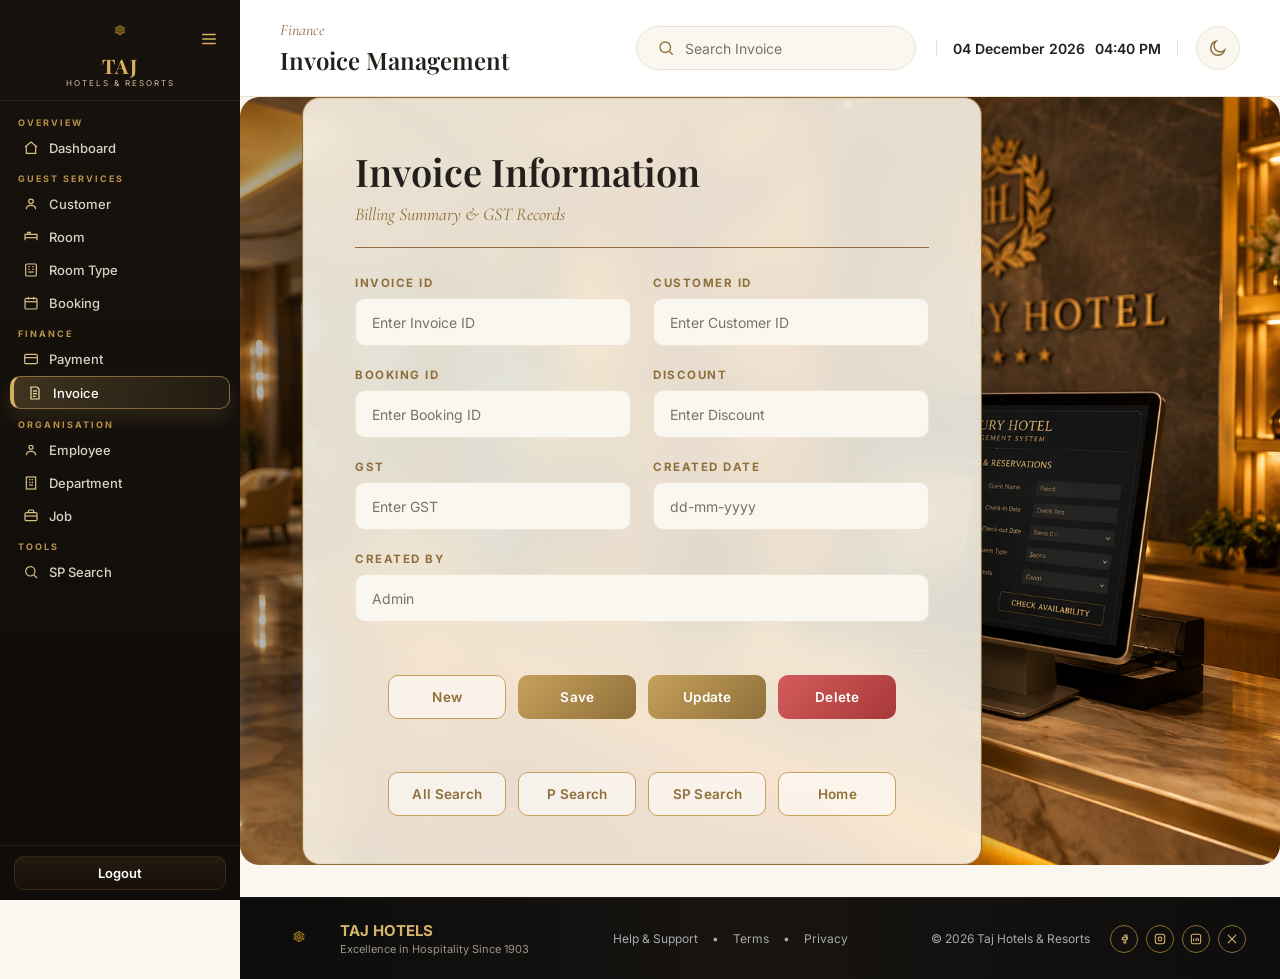
<file: invoice.html>
<!DOCTYPE html>
<html lang="en">
<head>
<meta charset="UTF-8">
<meta name="viewport" content="width=device-width, initial-scale=1.0">
<title>Taj Hotels & Resorts | Invoice</title>
<link rel="stylesheet" href="style.css">
<link rel="stylesheet" href="form.css">
<link rel="preconnect" href="https://fonts.googleapis.com">
<link rel="preconnect" href="https://fonts.gstatic.com" crossorigin>
<link href="https://fonts.googleapis.com/css2?family=Playfair+Display:wght@500;600;700&family=Inter:wght@300;400;500;600;700&family=Cormorant+Garamond:wght@500;600;700&display=swap" rel="stylesheet">
</head>
<body>

<aside class="sidebar" id="sidebar">

    <div class="sidebar-header">
        <div class="logo-box">
            <img src="taj-logo.png" class="sidebar-logo" alt="Taj">
            <div class="brand">
                <h1>TAJ</h1>
                <p>HOTELS & RESORTS</p>
            </div>
        </div>
        <button class="hamburger" id="sidebarToggle" aria-label="Toggle sidebar">
            <svg viewBox="0 0 24 24" fill="none" stroke="currentColor" stroke-width="2">
                <line x1="3" y1="6" x2="21" y2="6"/>
                <line x1="3" y1="12" x2="21" y2="12"/>
                <line x1="3" y1="18" x2="21" y2="18"/>
            </svg>
        </button>
    </div>

    <nav class="sidebar-nav">

        <span class="nav-heading">Overview</span>
        <a href="home.html" class="nav-link">
            <span class="nav-icon"><svg viewBox="0 0 24 24" fill="none" stroke="currentColor" stroke-width="1.8"><path d="M3 10.5L12 3l9 7.5"/><path d="M5 9.8V20h14V9.8"/></svg></span>
            <span class="link-text">Dashboard</span>
        </a>

        <span class="nav-heading">Guest Services</span>
        <a href="customer.html" class="nav-link">
            <span class="nav-icon"><svg viewBox="0 0 24 24" fill="none" stroke="currentColor" stroke-width="1.8"><circle cx="12" cy="8" r="3.4"/><path d="M5 20c0-4 3.2-6 7-6s7 2 7 6"/></svg></span>
            <span class="link-text">Customer</span>
        </a>
        <a href="room.html" class="nav-link">
            <span class="nav-icon"><svg viewBox="0 0 24 24" fill="none" stroke="currentColor" stroke-width="1.8"><path d="M3 17V8h18v9"/><path d="M3 13h18"/><path d="M7 8V5h4v3"/></svg></span>
            <span class="link-text">Room</span>
        </a>
        <a href="room_type.html" class="nav-link">
            <span class="nav-icon"><svg viewBox="0 0 24 24" fill="none" stroke="currentColor" stroke-width="1.8"><rect x="4" y="3" width="16" height="18" rx="2"/><path d="M8 7h2"/><path d="M14 7h2"/><path d="M8 11h2"/><path d="M14 11h2"/><path d="M8 15h8"/></svg></span>
            <span class="link-text">Room Type</span>
        </a>
        <a href="booking1.php" class="nav-link">
            <span class="nav-icon"><svg viewBox="0 0 24 24" fill="none" stroke="currentColor" stroke-width="1.8"><rect x="3" y="5" width="18" height="16" rx="2"/><path d="M3 10h18"/><path d="M8 3v4"/><path d="M16 3v4"/></svg></span>
            <span class="link-text">Booking</span>
        </a>

        <span class="nav-heading">Finance</span>
        <a href="payment.html" class="nav-link">
            <span class="nav-icon"><svg viewBox="0 0 24 24" fill="none" stroke="currentColor" stroke-width="1.8"><rect x="2.5" y="5" width="19" height="14" rx="2"/><path d="M2.5 10h19"/></svg></span>
            <span class="link-text">Payment</span>
        </a>
        <a href="invoice.html" class="nav-link active">
            <span class="nav-icon"><svg viewBox="0 0 24 24" fill="none" stroke="currentColor" stroke-width="1.8"><path d="M6 3h9l3 3v15H6z"/><path d="M9 9h6"/><path d="M9 13h6"/><path d="M9 17h4"/></svg></span>
            <span class="link-text">Invoice</span>
        </a>

        <span class="nav-heading">Organisation</span>
        <a href="emp_info.html" class="nav-link">
            <span class="nav-icon"><svg viewBox="0 0 24 24" fill="none" stroke="currentColor" stroke-width="1.8"><circle cx="12" cy="8" r="3"/><path d="M5 20c0-4 3-6 7-6s7 2 7 6"/></svg></span>
            <span class="link-text">Employee</span>
        </a>
        <a href="dept_info.html" class="nav-link">
            <span class="nav-icon"><svg viewBox="0 0 24 24" fill="none" stroke="currentColor" stroke-width="1.8"><rect x="5" y="3" width="14" height="18"/><path d="M9 7h2"/><path d="M13 7h2"/><path d="M9 11h2"/><path d="M13 11h2"/><path d="M9 15h6"/></svg></span>
            <span class="link-text">Department</span>
        </a>
        <a href="job_info.html" class="nav-link">
            <span class="nav-icon"><svg viewBox="0 0 24 24" fill="none" stroke="currentColor" stroke-width="1.8"><rect x="3" y="7" width="18" height="12" rx="2"/><path d="M8 7V5a2 2 0 012-2h4a2 2 0 012 2v2"/><path d="M3 12h18"/></svg></span>
            <span class="link-text">Job</span>
        </a>

        <span class="nav-heading">Tools</span>
        <a href="spsearch.html" class="nav-link">
            <span class="nav-icon"><svg viewBox="0 0 24 24" fill="none" stroke="currentColor" stroke-width="1.8"><circle cx="11" cy="11" r="7"/><path d="M21 21l-4.3-4.3"/></svg></span>
            <span class="link-text">SP Search</span>
        </a>

    </nav>

    <div class="sidebar-footer">
        <a href="login.html" class="logout-btn">Logout</a>
    </div>

</aside>

<main class="main" id="main">

    <header class="topbar">
        <div class="welcome">
            <span class="eyebrow">Finance</span>
            <h2>Invoice Management</h2>
        </div>

        <div class="top-right">
            <a href="spsearch.html" class="search-box search-btn">
                <svg width="18" height="18" viewBox="0 0 24 24" fill="none" stroke="currentColor" stroke-width="1.8">
                    <circle cx="11" cy="11" r="7"/>
                    <path d="M21 21l-4.3-4.3"/>
                </svg>
                <span>Search Invoice</span>
            </a>

            <div class="date-time">
                <span id="today"></span>
                <span id="clock"></span>
            </div>

            <button class="theme-toggle" id="themeToggle" aria-label="Toggle day/night theme">
                <svg class="moon-icon" viewBox="0 0 24 24" fill="none" stroke="currentColor" stroke-width="1.8"><path d="M20 14.5A8.5 8.5 0 1 1 9.5 4a7 7 0 0 0 10.5 10.5z"/></svg>
                <svg class="sun-icon" viewBox="0 0 24 24" fill="none" stroke="currentColor" stroke-width="1.8"><circle cx="12" cy="12" r="4.5"/><path d="M12 2v3M12 19v3M4.2 4.2l2.1 2.1M17.7 17.7l2.1 2.1M2 12h3M19 12h3M4.2 19.8l2.1-2.1M17.7 6.3l2.1-2.1"/></svg>
            </button>
        </div>
    </header>

    <section class="form-hero">
        <img src="invoice.png" class="form-hero-image" alt="">
        <div class="form-hero-overlay"></div>

        <div class="form-panel">

            <div class="form-page-header">
                <h2>Invoice Information</h2>
                <p>Billing Summary & GST Records</p>
            </div>

            <form action="invoice.php" method="post" name="f" class="form-card">
                <div class="form-grid">
                    <div class="form-group"><label>Invoice ID</label><input type="text" name="t1" placeholder="Enter Invoice ID"></div>
                    <div class="form-group"><label>Customer ID</label><input type="text" name="t2" placeholder="Enter Customer ID"></div>
                    <div class="form-group"><label>Booking ID</label><input type="text" name="t3" placeholder="Enter Booking ID"></div>
                    <div class="form-group"><label>Discount</label><input type="text" name="t4" placeholder="Enter Discount"></div>
                    <div class="form-group"><label>GST</label><input type="text" name="t5" placeholder="Enter GST"></div>
                    <div class="form-group"><label>Created Date</label><input type="text" name="t6" placeholder="dd-mm-yyyy"></div>
                    <div class="form-group full-width"><label>Created By</label><input type="text" name="t7" placeholder="Admin"></div>
                </div>

                <div class="form-actions">
                    <input type="button" class="btn btn-outline" value="New" name="b1" onclick="document.forms['f'].reset()">
                    <input type="submit" class="btn btn-gold" value="Save" name="b2">
                    <input type="submit" class="btn btn-gold" value="Update" name="b3">
                    <input type="submit" class="btn btn-danger" value="Delete" name="b4">
                </div>

                <div class="search-row">
                    <input type="submit" class="btn btn-outline" value="All Search" name="b5">
                    <input type="submit" class="btn btn-outline" value="P Search" name="b6">
                    <input type="submit" class="btn btn-outline" value="SP Search" name="b7" onclick="spsearch()">
                    <input type="button" class="btn btn-outline" value="Home" name="b8" onclick="window.location.href='home.html'">
                </div>
            </form>
        </div>
    </section>

    <footer class="footer">
        <div class="footer-left">
            <img src="taj-logo.png" alt="Taj">
            <div>
                <h3>TAJ HOTELS</h3>
                <p>Excellence in Hospitality Since 1903</p>
            </div>
        </div>

        <div class="footer-center">
            <a href="#">Help & Support</a>
            <span>•</span>
            <a href="#">Terms</a>
            <span>•</span>
            <a href="#">Privacy</a>
        </div>

        <div class="footer-right">
            <p>© 2026 Taj Hotels & Resorts</p>
            <div class="social">
                <a href="#" aria-label="Facebook"><svg viewBox="0 0 24 24" fill="none" stroke="currentColor" stroke-width="1.8"><path d="M15 8h2V5h-2a3 3 0 0 0-3 3v2H9v3h3v6h3v-6h2.2l.8-3H15V8z"/></svg></a>
                <a href="#" aria-label="Instagram"><svg viewBox="0 0 24 24" fill="none" stroke="currentColor" stroke-width="1.8"><rect x="4" y="4" width="16" height="16" rx="4"/><circle cx="12" cy="12" r="3.2"/><path d="M16.2 7.8h.01"/></svg></a>
                <a href="#" aria-label="LinkedIn"><svg viewBox="0 0 24 24" fill="none" stroke="currentColor" stroke-width="1.8"><rect x="4" y="4" width="16" height="16" rx="3"/><path d="M8 11v5M8 8v.01M12 16v-3a2 2 0 0 1 4 0v3M12 13v3"/></svg></a>
                <a href="#" aria-label="X"><svg viewBox="0 0 24 24" fill="none" stroke="currentColor" stroke-width="1.8"><path d="M5 5l14 14M19 5L5 19"/></svg></a>
            </div>
        </div>
    </footer>

</main>

<script>
function updateDateTime(){
  const now = new Date();
  document.getElementById("today").textContent = now.toLocaleDateString("en-GB",{day:"2-digit",month:"long",year:"numeric"});
  document.getElementById("clock").textContent = now.toLocaleTimeString([],{hour:"2-digit",minute:"2-digit"});
}
updateDateTime();
setInterval(updateDateTime, 1000);

const sidebar = document.getElementById("sidebar");
const sidebarToggle = document.getElementById("sidebarToggle");
const main = document.getElementById("main");
sidebarToggle.addEventListener("click", () => {
  sidebar.classList.toggle("collapsed");
  main.classList.toggle("expanded");
});

const themeToggle = document.getElementById("themeToggle");
const root = document.documentElement;
function applyTheme(theme){
  if(theme === "dark"){ root.setAttribute("data-theme","dark"); }
  else{ root.removeAttribute("data-theme"); }
  localStorage.setItem("taj-theme", theme);
}
applyTheme(localStorage.getItem("taj-theme") || "light");
themeToggle.addEventListener("click", () => {
  applyTheme(root.getAttribute("data-theme") === "dark" ? "light" : "dark");
});

function spsearch(){ window.open("spsearch.html"); }
</script>
</body>
</html>
</file>
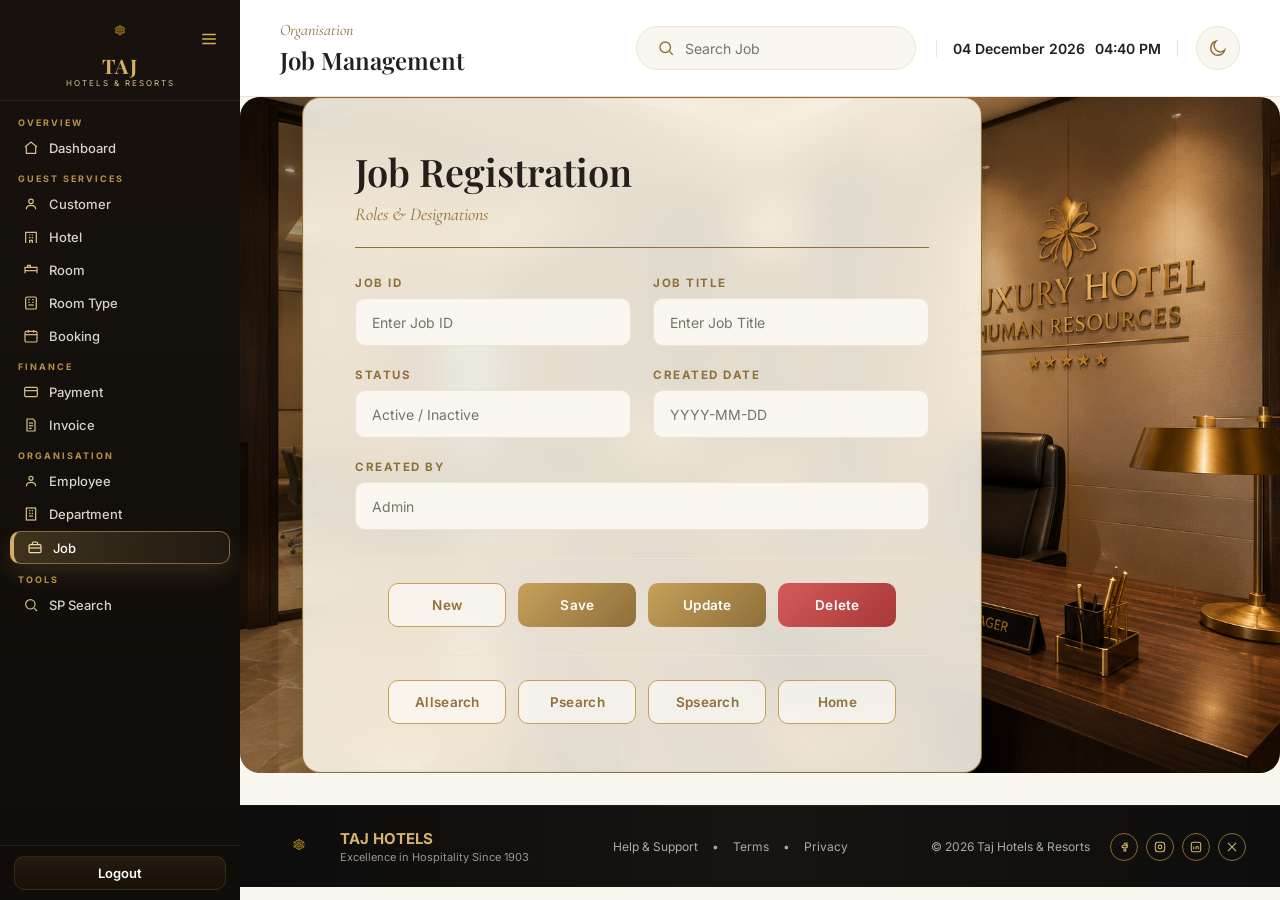
<file: job_info.html>
<!DOCTYPE html>
<html lang="en">
<head>
<meta charset="UTF-8">
<meta name="viewport" content="width=device-width, initial-scale=1.0">
<title>Taj Hotels & Resorts | Job</title>
<link rel="stylesheet" href="style.css">
<link rel="stylesheet" href="form.css">
<link rel="preconnect" href="https://fonts.googleapis.com">
<link rel="preconnect" href="https://fonts.gstatic.com" crossorigin>
<link href="https://fonts.googleapis.com/css2?family=Playfair+Display:wght@500;600;700&family=Inter:wght@300;400;500;600;700&family=Cormorant+Garamond:wght@500;600;700&display=swap" rel="stylesheet">
</head>
<body>

<aside class="sidebar" id="sidebar">

    <div class="sidebar-header">
        <div class="logo-box">
            <img src="taj-logo.png" class="sidebar-logo" alt="Taj">
            <div class="brand">
                <h1>TAJ</h1>
                <p>HOTELS & RESORTS</p>
            </div>
        </div>
        <button class="hamburger" id="sidebarToggle" aria-label="Toggle sidebar">
            <svg viewBox="0 0 24 24" fill="none" stroke="currentColor" stroke-width="2">
                <line x1="3" y1="6" x2="21" y2="6"/>
                <line x1="3" y1="12" x2="21" y2="12"/>
                <line x1="3" y1="18" x2="21" y2="18"/>
            </svg>
        </button>
    </div>

    <nav class="sidebar-nav">

        <span class="nav-heading">Overview</span>
        <a href="home.html" class="nav-link">
            <span class="nav-icon"><svg viewBox="0 0 24 24" fill="none" stroke="currentColor" stroke-width="1.8"><path d="M3 10.5L12 3l9 7.5"/><path d="M5 9.8V20h14V9.8"/></svg></span>
            <span class="link-text">Dashboard</span>
        </a>

        <span class="nav-heading">Guest Services</span>
        <a href="customer.html" class="nav-link">
            <span class="nav-icon"><svg viewBox="0 0 24 24" fill="none" stroke="currentColor" stroke-width="1.8"><circle cx="12" cy="8" r="3.4"/><path d="M5 20c0-4 3.2-6 7-6s7 2 7 6"/></svg></span>
            <span class="link-text">Customer</span>
        </a>
        <a href="hotel1.php" class="nav-link">
    <span class="nav-icon">
        <svg viewBox="0 0 24 24" fill="none" stroke="currentColor" stroke-width="1.8">
            <path d="M4 21V5h16v16"/>
            <path d="M9 9h2"/>
            <path d="M13 9h2"/>
            <path d="M9 13h2"/>
            <path d="M13 13h2"/>
            <path d="M10 21v-4h4v4"/>
        </svg>
    </span>
    <span class="link-text">Hotel</span>
</a>
        <a href="room1.php" class="nav-link">
            <span class="nav-icon"><svg viewBox="0 0 24 24" fill="none" stroke="currentColor" stroke-width="1.8"><path d="M3 17V8h18v9"/><path d="M3 13h18"/><path d="M7 8V5h4v3"/></svg></span>
            <span class="link-text">Room</span>
        </a>
        <a href="room_type.html" class="nav-link">
            <span class="nav-icon"><svg viewBox="0 0 24 24" fill="none" stroke="currentColor" stroke-width="1.8"><rect x="4" y="3" width="16" height="18" rx="2"/><path d="M8 7h2"/><path d="M14 7h2"/><path d="M8 11h2"/><path d="M14 11h2"/><path d="M8 15h8"/></svg></span>
            <span class="link-text">Room Type</span>
        </a>
        <a href="booking1.php" class="nav-link">
            <span class="nav-icon"><svg viewBox="0 0 24 24" fill="none" stroke="currentColor" stroke-width="1.8"><rect x="3" y="5" width="18" height="16" rx="2"/><path d="M3 10h18"/><path d="M8 3v4"/><path d="M16 3v4"/></svg></span>
            <span class="link-text">Booking</span>
        </a>

        <span class="nav-heading">Finance</span>
        <a href="payment1.php" class="nav-link">
            <span class="nav-icon"><svg viewBox="0 0 24 24" fill="none" stroke="currentColor" stroke-width="1.8"><rect x="2.5" y="5" width="19" height="14" rx="2"/><path d="M2.5 10h19"/></svg></span>
            <span class="link-text">Payment</span>
        </a>
        <a href="invoice1.php" class="nav-link">
            <span class="nav-icon"><svg viewBox="0 0 24 24" fill="none" stroke="currentColor" stroke-width="1.8"><path d="M6 3h9l3 3v15H6z"/><path d="M9 9h6"/><path d="M9 13h6"/><path d="M9 17h4"/></svg></span>
            <span class="link-text">Invoice</span>
        </a>

        <span class="nav-heading">Organisation</span>
        <a href="emp_info.html" class="nav-link">
            <span class="nav-icon"><svg viewBox="0 0 24 24" fill="none" stroke="currentColor" stroke-width="1.8"><circle cx="12" cy="8" r="3"/><path d="M5 20c0-4 3-6 7-6s7 2 7 6"/></svg></span>
            <span class="link-text">Employee</span>
        </a>
        <a href="dept_info.html" class="nav-link">
            <span class="nav-icon"><svg viewBox="0 0 24 24" fill="none" stroke="currentColor" stroke-width="1.8"><rect x="5" y="3" width="14" height="18"/><path d="M9 7h2"/><path d="M13 7h2"/><path d="M9 11h2"/><path d="M13 11h2"/><path d="M9 15h6"/></svg></span>
            <span class="link-text">Department</span>
        </a>
        <a href="job_info.html" class="nav-link active">
            <span class="nav-icon"><svg viewBox="0 0 24 24" fill="none" stroke="currentColor" stroke-width="1.8"><rect x="3" y="7" width="18" height="12" rx="2"/><path d="M8 7V5a2 2 0 012-2h4a2 2 0 012 2v2"/><path d="M3 12h18"/></svg></span>
            <span class="link-text">Job</span>
        </a>

        <span class="nav-heading">Tools</span>
        <a href="spsearch.html" class="nav-link">
            <span class="nav-icon"><svg viewBox="0 0 24 24" fill="none" stroke="currentColor" stroke-width="1.8"><circle cx="11" cy="11" r="7"/><path d="M21 21l-4.3-4.3"/></svg></span>
            <span class="link-text">SP Search</span>
        </a>

    </nav>

    <div class="sidebar-footer">
        <a href="login.html" class="logout-btn">Logout</a>
    </div>

</aside>

<main class="main" id="main">

    <header class="topbar">
        <div class="welcome">
            <span class="eyebrow">Organisation</span>
            <h2>Job Management</h2>
        </div>

        <div class="top-right">
            <a href="spsearch.html" class="search-box search-btn">
                <svg width="18" height="18" viewBox="0 0 24 24" fill="none" stroke="currentColor" stroke-width="1.8">
                    <circle cx="11" cy="11" r="7"/>
                    <path d="M21 21l-4.3-4.3"/>
                </svg>
                <span>Search Job</span>
            </a>

            <div class="date-time">
                <span id="today"></span>
                <span id="clock"></span>
            </div>

            <button class="theme-toggle" id="themeToggle" aria-label="Toggle day/night theme">
                <svg class="moon-icon" viewBox="0 0 24 24" fill="none" stroke="currentColor" stroke-width="1.8"><path d="M20 14.5A8.5 8.5 0 1 1 9.5 4a7 7 0 0 0 10.5 10.5z"/></svg>
                <svg class="sun-icon" viewBox="0 0 24 24" fill="none" stroke="currentColor" stroke-width="1.8"><circle cx="12" cy="12" r="4.5"/><path d="M12 2v3M12 19v3M4.2 4.2l2.1 2.1M17.7 17.7l2.1 2.1M2 12h3M19 12h3M4.2 19.8l2.1-2.1M17.7 6.3l2.1-2.1"/></svg>
            </button>
        </div>
    </header>

    <section class="form-hero">
        <img src="job_info.png" class="form-hero-image" alt="">
        <div class="form-hero-overlay"></div>

        <div class="form-panel">

            <div class="form-page-header">
                <h2>Job Registration</h2>
                <p>Roles & Designations</p>
            </div>

            <form action="job_info.php" method="post" name="f" class="form-card">
                <div class="form-grid">
                    <div class="form-group"><label>Job ID</label><input type="text" name="t1" placeholder="Enter Job ID"></div>
                    <div class="form-group"><label>Job Title</label><input type="text" name="t2" placeholder="Enter Job Title"></div>
                    <div class="form-group"><label>Status</label><input type="text" name="t3" placeholder="Active / Inactive"></div>
                    <div class="form-group"><label>Created Date</label><input type="text" name="t4" placeholder="YYYY-MM-DD"></div>
                    <div class="form-group full-width"><label>Created By</label><input type="text" name="t5" placeholder="Admin"></div>
                </div>

                <div class="form-actions">
                    <input type="button" class="btn btn-outline" value="New" name="b1" onclick="document.forms['f'].reset()">
                    <input type="submit" class="btn btn-gold" value="Save" name="b2">
                    <input type="submit" class="btn btn-gold" value="Update" name="b3">
                    <input type="submit" class="btn btn-danger" value="Delete" name="b4">
                </div>

                <div class="search-row">
                    <input type="submit" class="btn btn-outline" value="Allsearch" name="b5">
                    <input type="submit" class="btn btn-outline" value="Psearch" name="b6">
                    <input type="button" class="btn btn-outline" value="Spsearch" name="b7" onclick="spsearch()">
                    <input type="button" class="btn btn-outline" value="Home" name="b8" onclick="window.location.href='home.html'">
                </div>
            </form>
        </div>
    </section>

    <footer class="footer">
        <div class="footer-left">
            <img src="taj-logo.png" alt="Taj">
            <div>
                <h3>TAJ HOTELS</h3>
                <p>Excellence in Hospitality Since 1903</p>
            </div>
        </div>

        <div class="footer-center">
            <a href="#">Help & Support</a>
            <span>•</span>
            <a href="#">Terms</a>
            <span>•</span>
            <a href="#">Privacy</a>
        </div>

        <div class="footer-right">
            <p>© 2026 Taj Hotels & Resorts</p>
            <div class="social">
                <a href="#" aria-label="Facebook"><svg viewBox="0 0 24 24" fill="none" stroke="currentColor" stroke-width="1.8"><path d="M15 8h2V5h-2a3 3 0 0 0-3 3v2H9v3h3v6h3v-6h2.2l.8-3H15V8z"/></svg></a>
                <a href="#" aria-label="Instagram"><svg viewBox="0 0 24 24" fill="none" stroke="currentColor" stroke-width="1.8"><rect x="4" y="4" width="16" height="16" rx="4"/><circle cx="12" cy="12" r="3.2"/><path d="M16.2 7.8h.01"/></svg></a>
                <a href="#" aria-label="LinkedIn"><svg viewBox="0 0 24 24" fill="none" stroke="currentColor" stroke-width="1.8"><rect x="4" y="4" width="16" height="16" rx="3"/><path d="M8 11v5M8 8v.01M12 16v-3a2 2 0 0 1 4 0v3M12 13v3"/></svg></a>
                <a href="#" aria-label="X"><svg viewBox="0 0 24 24" fill="none" stroke="currentColor" stroke-width="1.8"><path d="M5 5l14 14M19 5L5 19"/></svg></a>
            </div>
        </div>
    </footer>

</main>

<script>
function updateDateTime(){
  const now = new Date();
  document.getElementById("today").textContent = now.toLocaleDateString("en-GB",{day:"2-digit",month:"long",year:"numeric"});
  document.getElementById("clock").textContent = now.toLocaleTimeString([],{hour:"2-digit",minute:"2-digit"});
}
updateDateTime();
setInterval(updateDateTime, 1000);

const sidebar = document.getElementById("sidebar");
const sidebarToggle = document.getElementById("sidebarToggle");
const main = document.getElementById("main");
sidebarToggle.addEventListener("click", () => {
  sidebar.classList.toggle("collapsed");
  main.classList.toggle("expanded");
});

const themeToggle = document.getElementById("themeToggle");
const root = document.documentElement;
function applyTheme(theme){
  if(theme === "dark"){ root.setAttribute("data-theme","dark"); }
  else{ root.removeAttribute("data-theme"); }
  localStorage.setItem("taj-theme", theme);
}
applyTheme(localStorage.getItem("taj-theme") || "light");
themeToggle.addEventListener("click", () => {
  applyTheme(root.getAttribute("data-theme") === "dark" ? "light" : "dark");
});

function spsearch(){ window.open("spsearch.html"); }
</script>
</body>
</html>
</file>
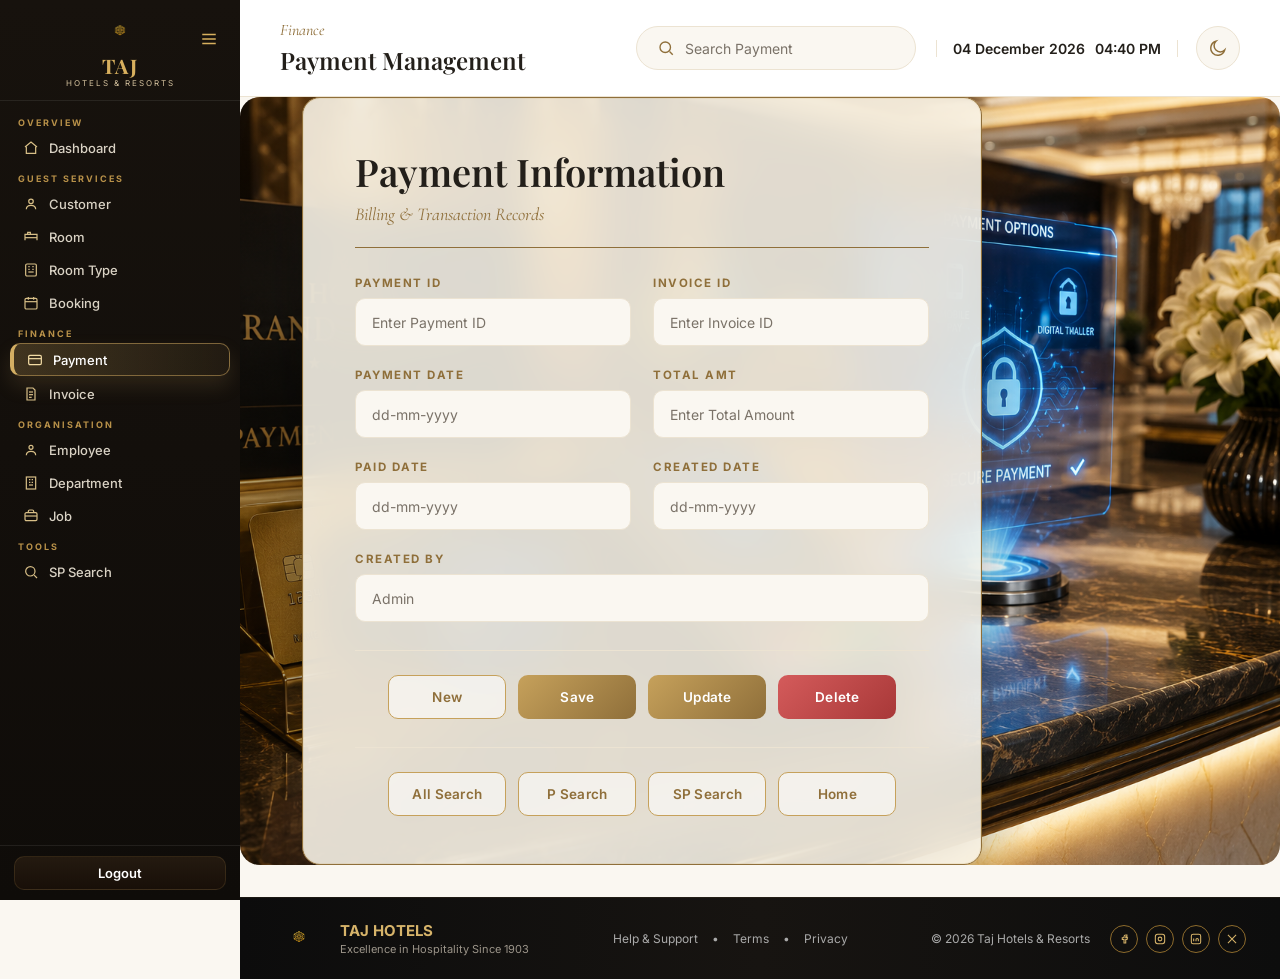
<file: payment.html>
<!DOCTYPE html>
<html lang="en">
<head>
<meta charset="UTF-8">
<meta name="viewport" content="width=device-width, initial-scale=1.0">
<title>Taj Hotels & Resorts | Payment</title>
<link rel="stylesheet" href="style.css">
<link rel="stylesheet" href="form.css">
<link rel="preconnect" href="https://fonts.googleapis.com">
<link rel="preconnect" href="https://fonts.gstatic.com" crossorigin>
<link href="https://fonts.googleapis.com/css2?family=Playfair+Display:wght@500;600;700&family=Inter:wght@300;400;500;600;700&family=Cormorant+Garamond:wght@500;600;700&display=swap" rel="stylesheet">
</head>
<body>

<aside class="sidebar" id="sidebar">

    <div class="sidebar-header">
        <div class="logo-box">
            <img src="taj-logo.png" class="sidebar-logo" alt="Taj">
            <div class="brand">
                <h1>TAJ</h1>
                <p>HOTELS & RESORTS</p>
            </div>
        </div>
        <button class="hamburger" id="sidebarToggle" aria-label="Toggle sidebar">
            <svg viewBox="0 0 24 24" fill="none" stroke="currentColor" stroke-width="2">
                <line x1="3" y1="6" x2="21" y2="6"/>
                <line x1="3" y1="12" x2="21" y2="12"/>
                <line x1="3" y1="18" x2="21" y2="18"/>
            </svg>
        </button>
    </div>

    <nav class="sidebar-nav">

        <span class="nav-heading">Overview</span>
        <a href="home.html" class="nav-link">
            <span class="nav-icon"><svg viewBox="0 0 24 24" fill="none" stroke="currentColor" stroke-width="1.8"><path d="M3 10.5L12 3l9 7.5"/><path d="M5 9.8V20h14V9.8"/></svg></span>
            <span class="link-text">Dashboard</span>
        </a>

        <span class="nav-heading">Guest Services</span>
        <a href="customer.html" class="nav-link">
            <span class="nav-icon"><svg viewBox="0 0 24 24" fill="none" stroke="currentColor" stroke-width="1.8"><circle cx="12" cy="8" r="3.4"/><path d="M5 20c0-4 3.2-6 7-6s7 2 7 6"/></svg></span>
            <span class="link-text">Customer</span>
        </a>
        <a href="room.html" class="nav-link">
            <span class="nav-icon"><svg viewBox="0 0 24 24" fill="none" stroke="currentColor" stroke-width="1.8"><path d="M3 17V8h18v9"/><path d="M3 13h18"/><path d="M7 8V5h4v3"/></svg></span>
            <span class="link-text">Room</span>
        </a>
        <a href="room_type.html" class="nav-link">
            <span class="nav-icon"><svg viewBox="0 0 24 24" fill="none" stroke="currentColor" stroke-width="1.8"><rect x="4" y="3" width="16" height="18" rx="2"/><path d="M8 7h2"/><path d="M14 7h2"/><path d="M8 11h2"/><path d="M14 11h2"/><path d="M8 15h8"/></svg></span>
            <span class="link-text">Room Type</span>
        </a>
        <a href="booking1.php" class="nav-link">
            <span class="nav-icon"><svg viewBox="0 0 24 24" fill="none" stroke="currentColor" stroke-width="1.8"><rect x="3" y="5" width="18" height="16" rx="2"/><path d="M3 10h18"/><path d="M8 3v4"/><path d="M16 3v4"/></svg></span>
            <span class="link-text">Booking</span>
        </a>

        <span class="nav-heading">Finance</span>
        <a href="payment.html" class="nav-link active">
            <span class="nav-icon"><svg viewBox="0 0 24 24" fill="none" stroke="currentColor" stroke-width="1.8"><rect x="2.5" y="5" width="19" height="14" rx="2"/><path d="M2.5 10h19"/></svg></span>
            <span class="link-text">Payment</span>
        </a>
        <a href="invoice.html" class="nav-link">
            <span class="nav-icon"><svg viewBox="0 0 24 24" fill="none" stroke="currentColor" stroke-width="1.8"><path d="M6 3h9l3 3v15H6z"/><path d="M9 9h6"/><path d="M9 13h6"/><path d="M9 17h4"/></svg></span>
            <span class="link-text">Invoice</span>
        </a>

        <span class="nav-heading">Organisation</span>
        <a href="emp_info.html" class="nav-link">
            <span class="nav-icon"><svg viewBox="0 0 24 24" fill="none" stroke="currentColor" stroke-width="1.8"><circle cx="12" cy="8" r="3"/><path d="M5 20c0-4 3-6 7-6s7 2 7 6"/></svg></span>
            <span class="link-text">Employee</span>
        </a>
        <a href="dept_info.html" class="nav-link">
            <span class="nav-icon"><svg viewBox="0 0 24 24" fill="none" stroke="currentColor" stroke-width="1.8"><rect x="5" y="3" width="14" height="18"/><path d="M9 7h2"/><path d="M13 7h2"/><path d="M9 11h2"/><path d="M13 11h2"/><path d="M9 15h6"/></svg></span>
            <span class="link-text">Department</span>
        </a>
        <a href="job_info.html" class="nav-link">
            <span class="nav-icon"><svg viewBox="0 0 24 24" fill="none" stroke="currentColor" stroke-width="1.8"><rect x="3" y="7" width="18" height="12" rx="2"/><path d="M8 7V5a2 2 0 012-2h4a2 2 0 012 2v2"/><path d="M3 12h18"/></svg></span>
            <span class="link-text">Job</span>
        </a>

        <span class="nav-heading">Tools</span>
        <a href="spsearch.html" class="nav-link">
            <span class="nav-icon"><svg viewBox="0 0 24 24" fill="none" stroke="currentColor" stroke-width="1.8"><circle cx="11" cy="11" r="7"/><path d="M21 21l-4.3-4.3"/></svg></span>
            <span class="link-text">SP Search</span>
        </a>

    </nav>

    <div class="sidebar-footer">
        <a href="login.html" class="logout-btn">Logout</a>
    </div>

</aside>

<main class="main" id="main">

    <header class="topbar">
        <div class="welcome">
            <span class="eyebrow">Finance</span>
            <h2>Payment Management</h2>
        </div>

        <div class="top-right">
            <a href="spsearch.html" class="search-box search-btn">
                <svg width="18" height="18" viewBox="0 0 24 24" fill="none" stroke="currentColor" stroke-width="1.8">
                    <circle cx="11" cy="11" r="7"/>
                    <path d="M21 21l-4.3-4.3"/>
                </svg>
                <span>Search Payment</span>
            </a>

            <div class="date-time">
                <span id="today"></span>
                <span id="clock"></span>
            </div>

            <button class="theme-toggle" id="themeToggle" aria-label="Toggle day/night theme">
                <svg class="moon-icon" viewBox="0 0 24 24" fill="none" stroke="currentColor" stroke-width="1.8"><path d="M20 14.5A8.5 8.5 0 1 1 9.5 4a7 7 0 0 0 10.5 10.5z"/></svg>
                <svg class="sun-icon" viewBox="0 0 24 24" fill="none" stroke="currentColor" stroke-width="1.8"><circle cx="12" cy="12" r="4.5"/><path d="M12 2v3M12 19v3M4.2 4.2l2.1 2.1M17.7 17.7l2.1 2.1M2 12h3M19 12h3M4.2 19.8l2.1-2.1M17.7 6.3l2.1-2.1"/></svg>
            </button>
        </div>
    </header>

    <section class="form-hero">
        <img src="payment.png" class="form-hero-image" alt="">
        <div class="form-hero-overlay"></div>

        <div class="form-panel">

            <div class="form-page-header">
                <h2>Payment Information</h2>
                <p>Billing & Transaction Records</p>
            </div>

            <form action="payment.php" method="post" name="f" class="form-card">
                <div class="form-grid">
                    <div class="form-group"><label>Payment ID</label><input type="text" name="t1" placeholder="Enter Payment ID"></div>
                    <div class="form-group"><label>Invoice ID</label><input type="text" name="t2" placeholder="Enter Invoice ID"></div>
                    <div class="form-group"><label>Payment Date</label><input type="text" name="t3" placeholder="dd-mm-yyyy"></div>
                    <div class="form-group"><label>Total Amt</label><input type="text" name="t4" placeholder="Enter Total Amount"></div>
                    <div class="form-group"><label>Paid Date</label><input type="text" name="t5" placeholder="dd-mm-yyyy"></div>
                    <div class="form-group"><label>Created Date</label><input type="text" name="t6" placeholder="dd-mm-yyyy"></div>
                    <div class="form-group full-width"><label>Created By</label><input type="text" name="t7" placeholder="Admin"></div>
                </div>

                <div class="form-actions">
                    <input type="button" class="btn btn-outline" value="New" name="b1" onclick="document.forms['f'].reset()">
                    <input type="submit" class="btn btn-gold" value="Save" name="b2">
                    <input type="submit" class="btn btn-gold" value="Update" name="b3">
                    <input type="submit" class="btn btn-danger" value="Delete" name="b4">
                </div>

                <div class="search-row">
                    <input type="submit" class="btn btn-outline" value="All Search" name="b5">
                    <input type="submit" class="btn btn-outline" value="P Search" name="b6">
                    <input type="submit" class="btn btn-outline" value="SP Search" name="b7" onclick="spsearch()">
                    <input type="button" class="btn btn-outline" value="Home" name="b8" onclick="window.location.href='home.html'">
                </div>
            </form>
        </div>
    </section>

    <footer class="footer">
        <div class="footer-left">
            <img src="taj-logo.png" alt="Taj">
            <div>
                <h3>TAJ HOTELS</h3>
                <p>Excellence in Hospitality Since 1903</p>
            </div>
        </div>

        <div class="footer-center">
            <a href="#">Help & Support</a>
            <span>•</span>
            <a href="#">Terms</a>
            <span>•</span>
            <a href="#">Privacy</a>
        </div>

        <div class="footer-right">
            <p>© 2026 Taj Hotels & Resorts</p>
            <div class="social">
                <a href="#" aria-label="Facebook"><svg viewBox="0 0 24 24" fill="none" stroke="currentColor" stroke-width="1.8"><path d="M15 8h2V5h-2a3 3 0 0 0-3 3v2H9v3h3v6h3v-6h2.2l.8-3H15V8z"/></svg></a>
                <a href="#" aria-label="Instagram"><svg viewBox="0 0 24 24" fill="none" stroke="currentColor" stroke-width="1.8"><rect x="4" y="4" width="16" height="16" rx="4"/><circle cx="12" cy="12" r="3.2"/><path d="M16.2 7.8h.01"/></svg></a>
                <a href="#" aria-label="LinkedIn"><svg viewBox="0 0 24 24" fill="none" stroke="currentColor" stroke-width="1.8"><rect x="4" y="4" width="16" height="16" rx="3"/><path d="M8 11v5M8 8v.01M12 16v-3a2 2 0 0 1 4 0v3M12 13v3"/></svg></a>
                <a href="#" aria-label="X"><svg viewBox="0 0 24 24" fill="none" stroke="currentColor" stroke-width="1.8"><path d="M5 5l14 14M19 5L5 19"/></svg></a>
            </div>
        </div>
    </footer>

</main>

<script>
function updateDateTime(){
  const now = new Date();
  document.getElementById("today").textContent = now.toLocaleDateString("en-GB",{day:"2-digit",month:"long",year:"numeric"});
  document.getElementById("clock").textContent = now.toLocaleTimeString([],{hour:"2-digit",minute:"2-digit"});
}
updateDateTime();
setInterval(updateDateTime, 1000);

const sidebar = document.getElementById("sidebar");
const sidebarToggle = document.getElementById("sidebarToggle");
const main = document.getElementById("main");
sidebarToggle.addEventListener("click", () => {
  sidebar.classList.toggle("collapsed");
  main.classList.toggle("expanded");
});

const themeToggle = document.getElementById("themeToggle");
const root = document.documentElement;
function applyTheme(theme){
  if(theme === "dark"){ root.setAttribute("data-theme","dark"); }
  else{ root.removeAttribute("data-theme"); }
  localStorage.setItem("taj-theme", theme);
}
applyTheme(localStorage.getItem("taj-theme") || "light");
themeToggle.addEventListener("click", () => {
  applyTheme(root.getAttribute("data-theme") === "dark" ? "light" : "dark");
});

function spsearch(){ window.open("spsearch.html"); }
</script>
</body>
</html>
</file>
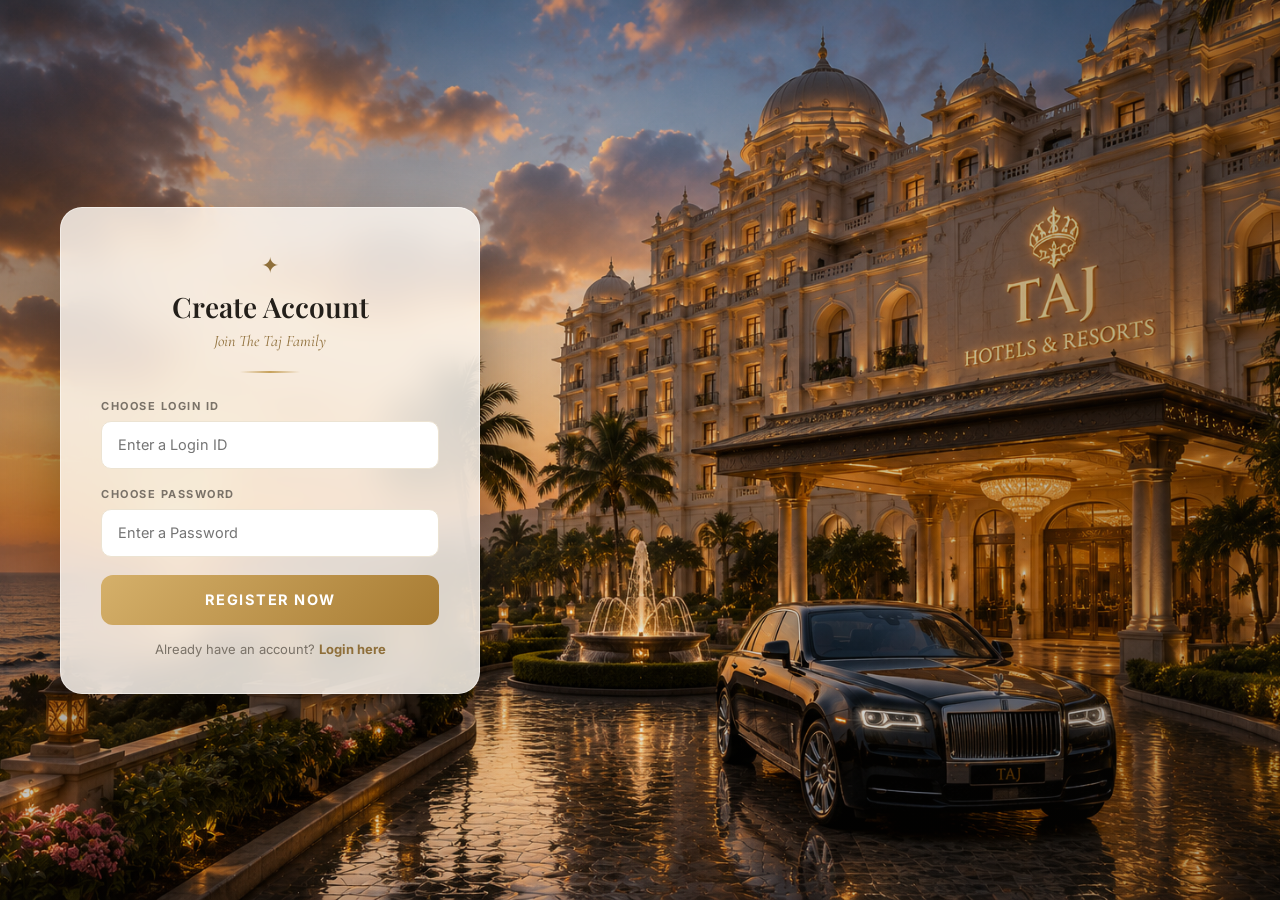
<file: register.html>
<!DOCTYPE html>
<html lang="en">
<head>
<meta charset="UTF-8">
<meta name="viewport" content="width=device-width, initial-scale=1.0">
<title>Taj Hotels & Resorts | Register</title>
<link rel="stylesheet" href="style.css">
<link rel="stylesheet" href="form.css">
<link rel="preconnect" href="https://fonts.googleapis.com">
<link rel="preconnect" href="https://fonts.gstatic.com" crossorigin>
<link href="https://fonts.googleapis.com/css2?family=Playfair+Display:wght@500;600;700&family=Inter:wght@300;400;500;600;700&family=Cormorant+Garamond:wght@500;600;700&display=swap" rel="stylesheet">
<style>

.login-hero{
    position:relative;
    min-height:100vh;
    display:flex;
    align-items:center;
    padding:0 60px;
    overflow:hidden;
}

.login-hero-image{
    position:absolute;
    inset:0;
    width:100%;
    height:100%;
    object-fit:cover;
    object-position:center;
}

.login-hero-overlay{
    position:absolute;
    inset:0;
    background:linear-gradient(90deg,
        rgba(10,8,5,.25) 0%,
        rgba(10,8,5,.08) 45%,
        rgba(10,8,5,.35) 100%);
}

.login-panel{
    position:relative;
    z-index:10;
    width:100%;
    max-width:420px;
    background:rgba(255,251,244,.82);
    backdrop-filter:blur(16px);
    border:1px solid rgba(255,255,255,.5);
    border-radius:22px;
    padding:44px 40px 36px;
    box-shadow:0 30px 70px rgba(0,0,0,.35);
    text-align:center;
}

.login-crown{
    font-size:22px;
    color:var(--gold-deep);
    margin-bottom:10px;
}

.login-panel h1{
    font-family:var(--display);
    font-size:28px;
    font-weight:600;
    color:var(--ink);
    margin-bottom:6px;
}

.login-tagline{
    font-family:var(--accent);
    font-style:italic;
    font-size:16px;
    color:var(--gold-deep);
    margin-bottom:20px;
}

.login-divider{
    width:60px;
    height:2px;
    background:linear-gradient(90deg,transparent,var(--gold),transparent);
    margin:0 auto 26px;
}

.login-form{
    text-align:left;
}

.login-field{
    margin-bottom:18px;
}

.login-field label{
    display:block;
    font-size:11px;
    font-weight:700;
    letter-spacing:1.5px;
    text-transform:uppercase;
    color:var(--ink-soft);
    margin-bottom:8px;
}

.login-field input{
    width:100%;
    height:48px;
    padding:0 16px;
    border:1px solid var(--line);
    border-radius:10px;
    background:#fff;
    color:var(--ink);
    font-size:14.5px;
    transition:.25s;
}

.login-field input:focus{
    border-color:var(--gold);
    box-shadow:0 0 0 3px rgba(198,161,91,.15);
}

.login-submit{
    display:block;
    width:100%;
    height:50px;
    margin-top:6px;
    border-radius:12px;
    background:linear-gradient(135deg,#d5b06a,#a77b32);
    color:#fff;
    font-weight:700;
    font-size:14.5px;
    letter-spacing:1.5px;
    text-transform:uppercase;
    cursor:pointer;
    transition:.25s;
}

.login-submit:hover{
    filter:brightness(1.08);
    transform:translateY(-2px);
    box-shadow:0 12px 24px rgba(167,123,50,.35);
}

.login-register-link{
    display:block;
    width:100%;
    text-align:center;
    margin-top:16px;
    background:none;
    border:none;
    color:var(--ink-soft);
    font-size:13px;
    cursor:pointer;
}

.login-register-link span{
    color:var(--gold-deep);
    font-weight:700;
}

.login-register-link:hover span{
    text-decoration:underline;
}

@media (max-width:600px){
    .login-hero{ padding:0 20px; justify-content:center; }
    .login-panel{ padding:36px 26px 30px; }
}

</style>
</head>
<body>

<section class="login-hero">
    <img src="login1.png" class="login-hero-image" alt="">
    <div class="login-hero-overlay"></div>

    <div class="login-panel">
        <div class="login-crown">✦</div>
        <h1>Create Account</h1>
        <p class="login-tagline">Join The Taj Family</p>
        <div class="login-divider"></div>

        <form name="f" method="post" action="login.php" class="login-form">
            <div class="login-field">
                <label>Choose Login ID</label>
                <input type="text" name="t1" placeholder="Enter a Login ID">
            </div>
            <div class="login-field">
                <label>Choose Password</label>
                <input type="password" name="t2" placeholder="Enter a Password">
            </div>

            <input type="submit" class="login-submit" value="Register Now" name="b2">

            <a href="index.html" class="login-register-link">
                Already have an account? <span>Login here</span>
            </a>
        </form>
    </div>
</section>

</body>
</html>
</file>
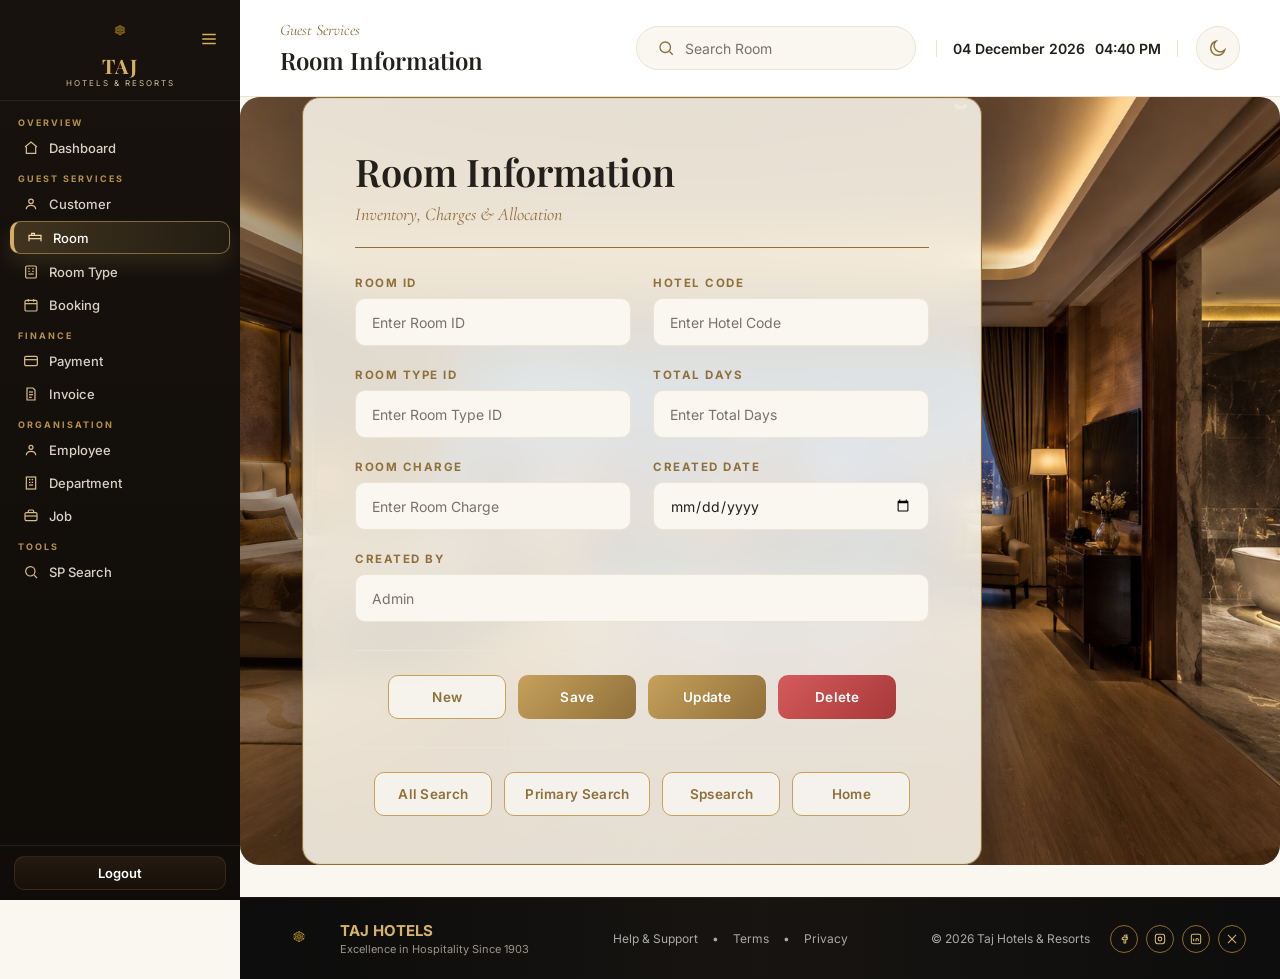
<file: room.html>
<!DOCTYPE html>
<html lang="en">
<head>
<meta charset="UTF-8">
<meta name="viewport" content="width=device-width, initial-scale=1.0">
<title>Taj Hotels & Resorts | Room</title>
<link rel="stylesheet" href="style.css">
<link rel="stylesheet" href="form.css">
<link rel="preconnect" href="https://fonts.googleapis.com">
<link rel="preconnect" href="https://fonts.gstatic.com" crossorigin>
<link href="https://fonts.googleapis.com/css2?family=Playfair+Display:wght@500;600;700&family=Inter:wght@300;400;500;600;700&family=Cormorant+Garamond:wght@500;600;700&display=swap" rel="stylesheet">
</head>
<body>

<aside class="sidebar" id="sidebar">

    <div class="sidebar-header">
        <div class="logo-box">
            <img src="taj-logo.png" class="sidebar-logo" alt="Taj">
            <div class="brand">
                <h1>TAJ</h1>
                <p>HOTELS & RESORTS</p>
            </div>
        </div>
        <button class="hamburger" id="sidebarToggle" aria-label="Toggle sidebar">
            <svg viewBox="0 0 24 24" fill="none" stroke="currentColor" stroke-width="2">
                <line x1="3" y1="6" x2="21" y2="6"/>
                <line x1="3" y1="12" x2="21" y2="12"/>
                <line x1="3" y1="18" x2="21" y2="18"/>
            </svg>
        </button>
    </div>

    <nav class="sidebar-nav">

        <span class="nav-heading">Overview</span>
        <a href="home.html" class="nav-link">
            <span class="nav-icon"><svg viewBox="0 0 24 24" fill="none" stroke="currentColor" stroke-width="1.8"><path d="M3 10.5L12 3l9 7.5"/><path d="M5 9.8V20h14V9.8"/></svg></span>
            <span class="link-text">Dashboard</span>
        </a>

        <span class="nav-heading">Guest Services</span>
        <a href="customer.html" class="nav-link">
            <span class="nav-icon"><svg viewBox="0 0 24 24" fill="none" stroke="currentColor" stroke-width="1.8"><circle cx="12" cy="8" r="3.4"/><path d="M5 20c0-4 3.2-6 7-6s7 2 7 6"/></svg></span>
            <span class="link-text">Customer</span>
        </a>
        <a href="room.html" class="nav-link active">
            <span class="nav-icon"><svg viewBox="0 0 24 24" fill="none" stroke="currentColor" stroke-width="1.8"><path d="M3 17V8h18v9"/><path d="M3 13h18"/><path d="M7 8V5h4v3"/></svg></span>
            <span class="link-text">Room</span>
        </a>
        <a href="room_type.html" class="nav-link">
            <span class="nav-icon"><svg viewBox="0 0 24 24" fill="none" stroke="currentColor" stroke-width="1.8"><rect x="4" y="3" width="16" height="18" rx="2"/><path d="M8 7h2"/><path d="M14 7h2"/><path d="M8 11h2"/><path d="M14 11h2"/><path d="M8 15h8"/></svg></span>
            <span class="link-text">Room Type</span>
        </a>
        <a href="booking1.php" class="nav-link">
            <span class="nav-icon"><svg viewBox="0 0 24 24" fill="none" stroke="currentColor" stroke-width="1.8"><rect x="3" y="5" width="18" height="16" rx="2"/><path d="M3 10h18"/><path d="M8 3v4"/><path d="M16 3v4"/></svg></span>
            <span class="link-text">Booking</span>
        </a>

        <span class="nav-heading">Finance</span>
        <a href="payment.html" class="nav-link">
            <span class="nav-icon"><svg viewBox="0 0 24 24" fill="none" stroke="currentColor" stroke-width="1.8"><rect x="2.5" y="5" width="19" height="14" rx="2"/><path d="M2.5 10h19"/></svg></span>
            <span class="link-text">Payment</span>
        </a>
        <a href="invoice.html" class="nav-link">
            <span class="nav-icon"><svg viewBox="0 0 24 24" fill="none" stroke="currentColor" stroke-width="1.8"><path d="M6 3h9l3 3v15H6z"/><path d="M9 9h6"/><path d="M9 13h6"/><path d="M9 17h4"/></svg></span>
            <span class="link-text">Invoice</span>
        </a>

        <span class="nav-heading">Organisation</span>
        <a href="emp_info.html" class="nav-link">
            <span class="nav-icon"><svg viewBox="0 0 24 24" fill="none" stroke="currentColor" stroke-width="1.8"><circle cx="12" cy="8" r="3"/><path d="M5 20c0-4 3-6 7-6s7 2 7 6"/></svg></span>
            <span class="link-text">Employee</span>
        </a>
        <a href="dept_info.html" class="nav-link">
            <span class="nav-icon"><svg viewBox="0 0 24 24" fill="none" stroke="currentColor" stroke-width="1.8"><rect x="5" y="3" width="14" height="18"/><path d="M9 7h2"/><path d="M13 7h2"/><path d="M9 11h2"/><path d="M13 11h2"/><path d="M9 15h6"/></svg></span>
            <span class="link-text">Department</span>
        </a>
        <a href="job_info.html" class="nav-link">
            <span class="nav-icon"><svg viewBox="0 0 24 24" fill="none" stroke="currentColor" stroke-width="1.8"><rect x="3" y="7" width="18" height="12" rx="2"/><path d="M8 7V5a2 2 0 012-2h4a2 2 0 012 2v2"/><path d="M3 12h18"/></svg></span>
            <span class="link-text">Job</span>
        </a>

        <span class="nav-heading">Tools</span>
        <a href="spsearch.html" class="nav-link">
            <span class="nav-icon"><svg viewBox="0 0 24 24" fill="none" stroke="currentColor" stroke-width="1.8"><circle cx="11" cy="11" r="7"/><path d="M21 21l-4.3-4.3"/></svg></span>
            <span class="link-text">SP Search</span>
        </a>

    </nav>

    <div class="sidebar-footer">
        <a href="login.html" class="logout-btn">Logout</a>
    </div>

</aside>

<main class="main" id="main">

    <header class="topbar">
        <div class="welcome">
            <span class="eyebrow">Guest Services</span>
            <h2>Room Information</h2>
        </div>

        <div class="top-right">
            <a href="spsearch.html" class="search-box search-btn">
                <svg width="18" height="18" viewBox="0 0 24 24" fill="none" stroke="currentColor" stroke-width="1.8">
                    <circle cx="11" cy="11" r="7"/>
                    <path d="M21 21l-4.3-4.3"/>
                </svg>
                <span>Search Room</span>
            </a>

            <div class="date-time">
                <span id="today"></span>
                <span id="clock"></span>
            </div>

            <button class="theme-toggle" id="themeToggle" aria-label="Toggle day/night theme">
                <svg class="moon-icon" viewBox="0 0 24 24" fill="none" stroke="currentColor" stroke-width="1.8"><path d="M20 14.5A8.5 8.5 0 1 1 9.5 4a7 7 0 0 0 10.5 10.5z"/></svg>
                <svg class="sun-icon" viewBox="0 0 24 24" fill="none" stroke="currentColor" stroke-width="1.8"><circle cx="12" cy="12" r="4.5"/><path d="M12 2v3M12 19v3M4.2 4.2l2.1 2.1M17.7 17.7l2.1 2.1M2 12h3M19 12h3M4.2 19.8l2.1-2.1M17.7 6.3l2.1-2.1"/></svg>
            </button>
        </div>
    </header>

    <section class="form-hero">
        <img src="room.png" class="form-hero-image" alt="">
        <div class="form-hero-overlay"></div>

        <div class="form-panel">

            <div class="form-page-header">
                <h2>Room Information</h2>
                <p>Inventory, Charges & Allocation</p>
            </div>

            <form action="room.php" method="post" name="f" class="form-card">
                <div class="form-grid">
                    <div class="form-group"><label>Room ID</label><input type="text" name="t1" placeholder="Enter Room ID"></div>
                    <div class="form-group"><label>Hotel Code</label><input type="text" name="t2" placeholder="Enter Hotel Code"></div>
                    <div class="form-group"><label>Room Type ID</label><input type="text" name="t3" placeholder="Enter Room Type ID"></div>
                    <div class="form-group"><label>Total Days</label><input type="text" name="t4" placeholder="Enter Total Days"></div>
                    <div class="form-group"><label>Room Charge</label><input type="text" name="t5" placeholder="Enter Room Charge"></div>
                    <div class="form-group"><label>Created Date</label><input type="date" name="t6"></div>
                    <div class="form-group full-width"><label>Created By</label><input type="text" name="t7" placeholder="Admin"></div>
                </div>

                <div class="form-actions">
                    <input type="button" class="btn btn-outline" value="New" name="b1" onclick="this.form.reset()">
                    <input type="submit" class="btn btn-gold" value="Save" name="b2">
                    <input type="submit" class="btn btn-gold" value="Update" name="b3">
                    <input type="submit" class="btn btn-danger" value="Delete" name="b4">
                </div>

                <div class="search-row">
                    <input type="submit" class="btn btn-outline" value="All Search" name="b5">
                    <input type="submit" class="btn btn-outline" value="Primary Search" name="b6">
                    <input type="button" class="btn btn-outline" value="Spsearch" onclick="spsearch()">
                    <input type="button" class="btn btn-outline" value="Home" name="b8" onclick="window.location.href='home.html'">
                </div>
            </form>
        </div>
    </section>

    <footer class="footer">
        <div class="footer-left">
            <img src="taj-logo.png" alt="Taj">
            <div>
                <h3>TAJ HOTELS</h3>
                <p>Excellence in Hospitality Since 1903</p>
            </div>
        </div>

        <div class="footer-center">
            <a href="#">Help & Support</a>
            <span>•</span>
            <a href="#">Terms</a>
            <span>•</span>
            <a href="#">Privacy</a>
        </div>

        <div class="footer-right">
            <p>© 2026 Taj Hotels & Resorts</p>
            <div class="social">
                <a href="#" aria-label="Facebook"><svg viewBox="0 0 24 24" fill="none" stroke="currentColor" stroke-width="1.8"><path d="M15 8h2V5h-2a3 3 0 0 0-3 3v2H9v3h3v6h3v-6h2.2l.8-3H15V8z"/></svg></a>
                <a href="#" aria-label="Instagram"><svg viewBox="0 0 24 24" fill="none" stroke="currentColor" stroke-width="1.8"><rect x="4" y="4" width="16" height="16" rx="4"/><circle cx="12" cy="12" r="3.2"/><path d="M16.2 7.8h.01"/></svg></a>
                <a href="#" aria-label="LinkedIn"><svg viewBox="0 0 24 24" fill="none" stroke="currentColor" stroke-width="1.8"><rect x="4" y="4" width="16" height="16" rx="3"/><path d="M8 11v5M8 8v.01M12 16v-3a2 2 0 0 1 4 0v3M12 13v3"/></svg></a>
                <a href="#" aria-label="X"><svg viewBox="0 0 24 24" fill="none" stroke="currentColor" stroke-width="1.8"><path d="M5 5l14 14M19 5L5 19"/></svg></a>
            </div>
        </div>
    </footer>

</main>

<script>
function updateDateTime(){
  const now = new Date();
  document.getElementById("today").textContent = now.toLocaleDateString("en-GB",{day:"2-digit",month:"long",year:"numeric"});
  document.getElementById("clock").textContent = now.toLocaleTimeString([],{hour:"2-digit",minute:"2-digit"});
}
updateDateTime();
setInterval(updateDateTime, 1000);

const sidebar = document.getElementById("sidebar");
const sidebarToggle = document.getElementById("sidebarToggle");
const main = document.getElementById("main");
sidebarToggle.addEventListener("click", () => {
  sidebar.classList.toggle("collapsed");
  main.classList.toggle("expanded");
});

const themeToggle = document.getElementById("themeToggle");
const root = document.documentElement;
function applyTheme(theme){
  if(theme === "dark"){ root.setAttribute("data-theme","dark"); }
  else{ root.removeAttribute("data-theme"); }
  localStorage.setItem("taj-theme", theme);
}
applyTheme(localStorage.getItem("taj-theme") || "light");
themeToggle.addEventListener("click", () => {
  applyTheme(root.getAttribute("data-theme") === "dark" ? "light" : "dark");
});

function spsearch(){ window.open("spsearch.html"); }
</script>
</body>
</html>
</file>
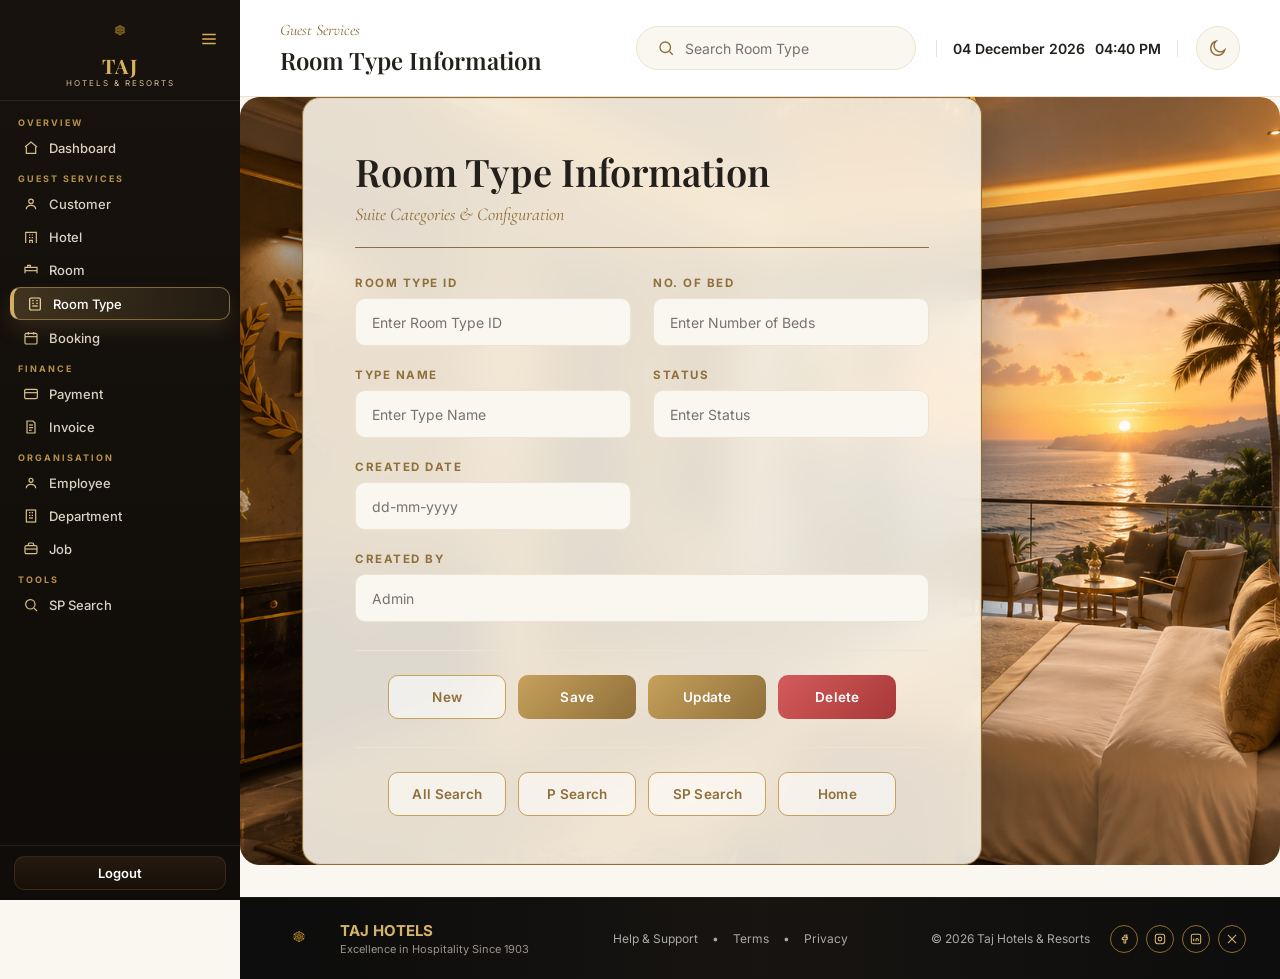
<file: room_type.html>
<!DOCTYPE html>
<html lang="en">
<head>
<meta charset="UTF-8">
<meta name="viewport" content="width=device-width, initial-scale=1.0">
<title>Taj Hotels & Resorts | Room Type</title>
<link rel="stylesheet" href="style.css">
<link rel="stylesheet" href="form.css">
<link rel="preconnect" href="https://fonts.googleapis.com">
<link rel="preconnect" href="https://fonts.gstatic.com" crossorigin>
<link href="https://fonts.googleapis.com/css2?family=Playfair+Display:wght@500;600;700&family=Inter:wght@300;400;500;600;700&family=Cormorant+Garamond:wght@500;600;700&display=swap" rel="stylesheet">
</head>
<body>

<aside class="sidebar" id="sidebar">

    <div class="sidebar-header">
        <div class="logo-box">
            <img src="taj-logo.png" class="sidebar-logo" alt="Taj">
            <div class="brand">
                <h1>TAJ</h1>
                <p>HOTELS & RESORTS</p>
            </div>
        </div>
        <button class="hamburger" id="sidebarToggle" aria-label="Toggle sidebar">
            <svg viewBox="0 0 24 24" fill="none" stroke="currentColor" stroke-width="2">
                <line x1="3" y1="6" x2="21" y2="6"/>
                <line x1="3" y1="12" x2="21" y2="12"/>
                <line x1="3" y1="18" x2="21" y2="18"/>
            </svg>
        </button>
    </div>

    <nav class="sidebar-nav">

        <span class="nav-heading">Overview</span>
        <a href="home.html" class="nav-link">
            <span class="nav-icon"><svg viewBox="0 0 24 24" fill="none" stroke="currentColor" stroke-width="1.8"><path d="M3 10.5L12 3l9 7.5"/><path d="M5 9.8V20h14V9.8"/></svg></span>
            <span class="link-text">Dashboard</span>
        </a>

        <span class="nav-heading">Guest Services</span>
        <a href="customer.html" class="nav-link">
            <span class="nav-icon"><svg viewBox="0 0 24 24" fill="none" stroke="currentColor" stroke-width="1.8"><circle cx="12" cy="8" r="3.4"/><path d="M5 20c0-4 3.2-6 7-6s7 2 7 6"/></svg></span>
            <span class="link-text">Customer</span>
        </a>
        <a href="hotel1.php" class="nav-link">
    <span class="nav-icon">
        <svg viewBox="0 0 24 24" fill="none" stroke="currentColor" stroke-width="1.8">
            <path d="M4 21V5h16v16"/>
            <path d="M9 9h2"/>
            <path d="M13 9h2"/>
            <path d="M9 13h2"/>
            <path d="M13 13h2"/>
            <path d="M10 21v-4h4v4"/>
        </svg>
    </span>
    <span class="link-text">Hotel</span>
</a>
        <a href="room1.php
" class="nav-link">
            <span class="nav-icon"><svg viewBox="0 0 24 24" fill="none" stroke="currentColor" stroke-width="1.8"><path d="M3 17V8h18v9"/><path d="M3 13h18"/><path d="M7 8V5h4v3"/></svg></span>
            <span class="link-text">Room</span>
        </a>
        <a href="room_type.html" class="nav-link active">
            <span class="nav-icon"><svg viewBox="0 0 24 24" fill="none" stroke="currentColor" stroke-width="1.8"><rect x="4" y="3" width="16" height="18" rx="2"/><path d="M8 7h2"/><path d="M14 7h2"/><path d="M8 11h2"/><path d="M14 11h2"/><path d="M8 15h8"/></svg></span>
            <span class="link-text">Room Type</span>
        </a>
        <a href="booking1.php" class="nav-link">
            <span class="nav-icon"><svg viewBox="0 0 24 24" fill="none" stroke="currentColor" stroke-width="1.8"><rect x="3" y="5" width="18" height="16" rx="2"/><path d="M3 10h18"/><path d="M8 3v4"/><path d="M16 3v4"/></svg></span>
            <span class="link-text">Booking</span>
        </a>

        <span class="nav-heading">Finance</span>
        <a href="payment1.php" class="nav-link">
            <span class="nav-icon"><svg viewBox="0 0 24 24" fill="none" stroke="currentColor" stroke-width="1.8"><rect x="2.5" y="5" width="19" height="14" rx="2"/><path d="M2.5 10h19"/></svg></span>
            <span class="link-text">Payment</span>
        </a>
        <a href="invoice1.php" class="nav-link">
            <span class="nav-icon"><svg viewBox="0 0 24 24" fill="none" stroke="currentColor" stroke-width="1.8"><path d="M6 3h9l3 3v15H6z"/><path d="M9 9h6"/><path d="M9 13h6"/><path d="M9 17h4"/></svg></span>
            <span class="link-text">Invoice</span>
        </a>

        <span class="nav-heading">Organisation</span>
        <a href="emp_info1.php" class="nav-link">
            <span class="nav-icon"><svg viewBox="0 0 24 24" fill="none" stroke="currentColor" stroke-width="1.8"><circle cx="12" cy="8" r="3"/><path d="M5 20c0-4 3-6 7-6s7 2 7 6"/></svg></span>
            <span class="link-text">Employee</span>
        </a>
        <a href="dept_info.html" class="nav-link">
            <span class="nav-icon"><svg viewBox="0 0 24 24" fill="none" stroke="currentColor" stroke-width="1.8"><rect x="5" y="3" width="14" height="18"/><path d="M9 7h2"/><path d="M13 7h2"/><path d="M9 11h2"/><path d="M13 11h2"/><path d="M9 15h6"/></svg></span>
            <span class="link-text">Department</span>
        </a>
        <a href="job_info.html" class="nav-link">
            <span class="nav-icon"><svg viewBox="0 0 24 24" fill="none" stroke="currentColor" stroke-width="1.8"><rect x="3" y="7" width="18" height="12" rx="2"/><path d="M8 7V5a2 2 0 012-2h4a2 2 0 012 2v2"/><path d="M3 12h18"/></svg></span>
            <span class="link-text">Job</span>
        </a>

        <span class="nav-heading">Tools</span>
        <a href="spsearch.html" class="nav-link">
            <span class="nav-icon"><svg viewBox="0 0 24 24" fill="none" stroke="currentColor" stroke-width="1.8"><circle cx="11" cy="11" r="7"/><path d="M21 21l-4.3-4.3"/></svg></span>
            <span class="link-text">SP Search</span>
        </a>

    </nav>

    <div class="sidebar-footer">
        <a href="login.html" class="logout-btn">Logout</a>
    </div>

</aside>

<main class="main" id="main">

    <header class="topbar">
        <div class="welcome">
            <span class="eyebrow">Guest Services</span>
            <h2>Room Type Information</h2>
        </div>

        <div class="top-right">
            <a href="spsearch.html" class="search-box search-btn">
                <svg width="18" height="18" viewBox="0 0 24 24" fill="none" stroke="currentColor" stroke-width="1.8">
                    <circle cx="11" cy="11" r="7"/>
                    <path d="M21 21l-4.3-4.3"/>
                </svg>
                <span>Search Room Type</span>
            </a>

            <div class="date-time">
                <span id="today"></span>
                <span id="clock"></span>
            </div>

            <button class="theme-toggle" id="themeToggle" aria-label="Toggle day/night theme">
                <svg class="moon-icon" viewBox="0 0 24 24" fill="none" stroke="currentColor" stroke-width="1.8"><path d="M20 14.5A8.5 8.5 0 1 1 9.5 4a7 7 0 0 0 10.5 10.5z"/></svg>
                <svg class="sun-icon" viewBox="0 0 24 24" fill="none" stroke="currentColor" stroke-width="1.8"><circle cx="12" cy="12" r="4.5"/><path d="M12 2v3M12 19v3M4.2 4.2l2.1 2.1M17.7 17.7l2.1 2.1M2 12h3M19 12h3M4.2 19.8l2.1-2.1M17.7 6.3l2.1-2.1"/></svg>
            </button>
        </div>
    </header>

    <section class="form-hero">
        <img src="room_type.png" class="form-hero-image" alt="">
        <div class="form-hero-overlay"></div>

        <div class="form-panel">

            <div class="form-page-header">
                <h2>Room Type Information</h2>
                <p>Suite Categories & Configuration</p>
            </div>

            <form action="room_type.php" method="post" name="f" class="form-card">
                <div class="form-grid">
                    <div class="form-group"><label>Room Type ID</label><input type="text" name="t1" placeholder="Enter Room Type ID"></div>
                    <div class="form-group"><label>No. of Bed</label><input type="text" name="t2" placeholder="Enter Number of Beds"></div>
                    <div class="form-group"><label>Type Name</label><input type="text" name="t3" placeholder="Enter Type Name"></div>
                    <div class="form-group"><label>Status</label><input type="text" name="t4" placeholder="Enter Status"></div>
                    <div class="form-group"><label>Created Date</label><input type="text" name="t5" placeholder="dd-mm-yyyy"></div>
                    <div class="form-group full-width"><label>Created By</label><input type="text" name="t6" placeholder="Admin"></div>
                </div>

                <div class="form-actions">
                    <input type="button" class="btn btn-outline" value="New" name="b1" onclick="document.forms['f'].reset()">
                    <input type="submit" class="btn btn-gold" value="Save" name="b2">
                    <input type="submit" class="btn btn-gold" value="Update" name="b3">
                    <input type="submit" class="btn btn-danger" value="Delete" name="b4">
                </div>

                <div class="search-row">
                    <input type="submit" class="btn btn-outline" value="All Search" name="b5">
                    <input type="submit" class="btn btn-outline" value="P Search" name="b6">
                    <input type="submit" class="btn btn-outline" value="SP Search" name="b7" onclick="spsearch()">
                    <input type="button" class="btn btn-outline" value="Home" name="b8" onclick="window.location.href='home.html'">
                </div>
            </form>
        </div>
    </section>

    <footer class="footer">
        <div class="footer-left">
            <img src="taj-logo.png" alt="Taj">
            <div>
                <h3>TAJ HOTELS</h3>
                <p>Excellence in Hospitality Since 1903</p>
            </div>
        </div>

        <div class="footer-center">
            <a href="#">Help & Support</a>
            <span>•</span>
            <a href="#">Terms</a>
            <span>•</span>
            <a href="#">Privacy</a>
        </div>

        <div class="footer-right">
            <p>© 2026 Taj Hotels & Resorts</p>
            <div class="social">
                <a href="#" aria-label="Facebook"><svg viewBox="0 0 24 24" fill="none" stroke="currentColor" stroke-width="1.8"><path d="M15 8h2V5h-2a3 3 0 0 0-3 3v2H9v3h3v6h3v-6h2.2l.8-3H15V8z"/></svg></a>
                <a href="#" aria-label="Instagram"><svg viewBox="0 0 24 24" fill="none" stroke="currentColor" stroke-width="1.8"><rect x="4" y="4" width="16" height="16" rx="4"/><circle cx="12" cy="12" r="3.2"/><path d="M16.2 7.8h.01"/></svg></a>
                <a href="#" aria-label="LinkedIn"><svg viewBox="0 0 24 24" fill="none" stroke="currentColor" stroke-width="1.8"><rect x="4" y="4" width="16" height="16" rx="3"/><path d="M8 11v5M8 8v.01M12 16v-3a2 2 0 0 1 4 0v3M12 13v3"/></svg></a>
                <a href="#" aria-label="X"><svg viewBox="0 0 24 24" fill="none" stroke="currentColor" stroke-width="1.8"><path d="M5 5l14 14M19 5L5 19"/></svg></a>
            </div>
        </div>
    </footer>

</main>

<script>
function updateDateTime(){
  const now = new Date();
  document.getElementById("today").textContent = now.toLocaleDateString("en-GB",{day:"2-digit",month:"long",year:"numeric"});
  document.getElementById("clock").textContent = now.toLocaleTimeString([],{hour:"2-digit",minute:"2-digit"});
}
updateDateTime();
setInterval(updateDateTime, 1000);

const sidebar = document.getElementById("sidebar");
const sidebarToggle = document.getElementById("sidebarToggle");
const main = document.getElementById("main");
sidebarToggle.addEventListener("click", () => {
  sidebar.classList.toggle("collapsed");
  main.classList.toggle("expanded");
});

const themeToggle = document.getElementById("themeToggle");
const root = document.documentElement;
function applyTheme(theme){
  if(theme === "dark"){ root.setAttribute("data-theme","dark"); }
  else{ root.removeAttribute("data-theme"); }
  localStorage.setItem("taj-theme", theme);
}
applyTheme(localStorage.getItem("taj-theme") || "light");
themeToggle.addEventListener("click", () => {
  applyTheme(root.getAttribute("data-theme") === "dark" ? "light" : "dark");
});

function spsearch(){ window.open("spsearch.html"); }
</script>
</body>
</html>
</file>
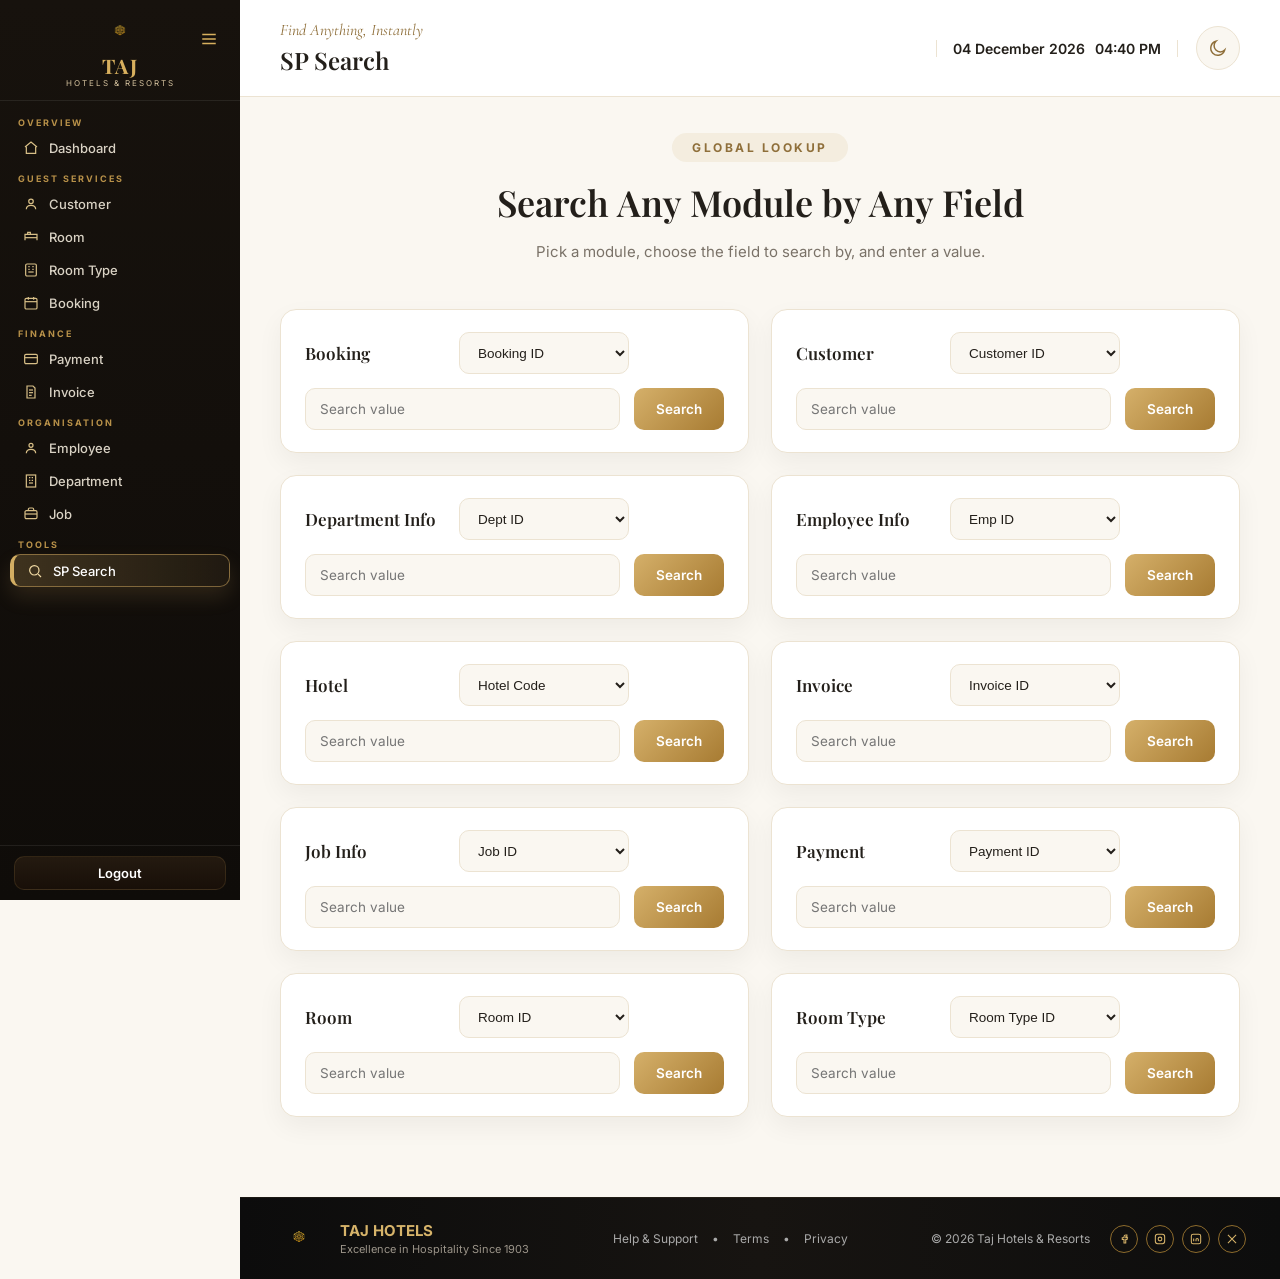
<file: spsearch.html>
<!DOCTYPE html>
<html lang="en">

<head>

    <meta charset="UTF-8">
    <meta name="viewport" content="width=device-width, initial-scale=1.0">
    <title>Taj Hotels & Resorts | SP Search</title>
    <link rel="stylesheet" href="style.css">
    <link rel="preconnect" href="https://fonts.googleapis.com">
    <link rel="preconnect" href="https://fonts.gstatic.com" crossorigin>
    <link href="https://fonts.googleapis.com/css2?family=Playfair+Display:wght@500;600;700&family=Inter:wght@300;400;500;600;700&family=Cormorant+Garamond:wght@500;600;700&display=swap" rel="stylesheet">

</head>

<body>

<!-- ========================================= -->
<!-- Sidebar (same as dashboard) -->
<!-- ========================================= -->

<aside class="sidebar" id="sidebar">

    <div class="sidebar-header">
        <div class="logo-box">
            <img src="taj-logo.png" class="sidebar-logo" alt="Taj">
            <div class="brand">
                <h1>TAJ</h1>
                <p>HOTELS & RESORTS</p>
            </div>
        </div>
        <button class="hamburger" id="sidebarToggle" aria-label="Toggle sidebar">
            <svg viewBox="0 0 24 24" fill="none" stroke="currentColor" stroke-width="2">
                <line x1="3" y1="6" x2="21" y2="6"/>
                <line x1="3" y1="12" x2="21" y2="12"/>
                <line x1="3" y1="18" x2="21" y2="18"/>
            </svg>
        </button>
    </div>

    <nav class="sidebar-nav">

        <span class="nav-heading">Overview</span>
        <a href="home.html" class="nav-link">
            <span class="nav-icon"><svg viewBox="0 0 24 24" fill="none" stroke="currentColor" stroke-width="1.8"><path d="M3 10.5L12 3l9 7.5"/><path d="M5 9.8V20h14V9.8"/></svg></span>
            <span class="link-text">Dashboard</span>
        </a>

        <span class="nav-heading">Guest Services</span>
        <a href="customer.html" class="nav-link">
            <span class="nav-icon"><svg viewBox="0 0 24 24" fill="none" stroke="currentColor" stroke-width="1.8"><circle cx="12" cy="8" r="3.4"/><path d="M5 20c0-4 3.2-6 7-6s7 2 7 6"/></svg></span>
            <span class="link-text">Customer</span>
        </a>
        <a href="room1.php
" class="nav-link">
            <span class="nav-icon"><svg viewBox="0 0 24 24" fill="none" stroke="currentColor" stroke-width="1.8"><path d="M3 17V8h18v9"/><path d="M3 13h18"/><path d="M7 8V5h4v3"/></svg></span>
            <span class="link-text">Room</span>
        </a>
        <a href="room_type.html" class="nav-link">
            <span class="nav-icon"><svg viewBox="0 0 24 24" fill="none" stroke="currentColor" stroke-width="1.8"><rect x="4" y="3" width="16" height="18" rx="2"/><path d="M8 7h2"/><path d="M14 7h2"/><path d="M8 11h2"/><path d="M14 11h2"/><path d="M8 15h8"/></svg></span>
            <span class="link-text">Room Type</span>
        </a>
        <a href="booking1.php" class="nav-link">
            <span class="nav-icon"><svg viewBox="0 0 24 24" fill="none" stroke="currentColor" stroke-width="1.8"><rect x="3" y="5" width="18" height="16" rx="2"/><path d="M3 10h18"/><path d="M8 3v4"/><path d="M16 3v4"/></svg></span>
            <span class="link-text">Booking</span>
        </a>

        <span class="nav-heading">Finance</span>
        <a href="payment1.php" class="nav-link">
            <span class="nav-icon"><svg viewBox="0 0 24 24" fill="none" stroke="currentColor" stroke-width="1.8"><rect x="2.5" y="5" width="19" height="14" rx="2"/><path d="M2.5 10h19"/></svg></span>
            <span class="link-text">Payment</span>
        </a>
        <a href="invoice1.php
" class="nav-link">
            <span class="nav-icon"><svg viewBox="0 0 24 24" fill="none" stroke="currentColor" stroke-width="1.8"><path d="M6 3h9l3 3v15H6z"/><path d="M9 9h6"/><path d="M9 13h6"/><path d="M9 17h4"/></svg></span>
            <span class="link-text">Invoice</span>
        </a>

        <span class="nav-heading">Organisation</span>
        <a href="emp_info1.php" class="nav-link">
            <span class="nav-icon"><svg viewBox="0 0 24 24" fill="none" stroke="currentColor" stroke-width="1.8"><circle cx="12" cy="8" r="3"/><path d="M5 20c0-4 3-6 7-6s7 2 7 6"/></svg></span>
            <span class="link-text">Employee</span>
        </a>
        <a href="dept_info.html" class="nav-link">
            <span class="nav-icon"><svg viewBox="0 0 24 24" fill="none" stroke="currentColor" stroke-width="1.8"><rect x="5" y="3" width="14" height="18"/><path d="M9 7h2"/><path d="M13 7h2"/><path d="M9 11h2"/><path d="M13 11h2"/><path d="M9 15h6"/></svg></span>
            <span class="link-text">Department</span>
        </a>
        <a href="job_info.html" class="nav-link">
            <span class="nav-icon"><svg viewBox="0 0 24 24" fill="none" stroke="currentColor" stroke-width="1.8"><rect x="3" y="7" width="18" height="12" rx="2"/><path d="M8 7V5a2 2 0 012-2h4a2 2 0 012 2v2"/><path d="M3 12h18"/></svg></span>
            <span class="link-text">Job</span>
        </a>

        <span class="nav-heading">Tools</span>
        <a href="search.html" class="nav-link active">
            <span class="nav-icon"><svg viewBox="0 0 24 24" fill="none" stroke="currentColor" stroke-width="1.8"><circle cx="11" cy="11" r="7"/><path d="M21 21l-4.3-4.3"/></svg></span>
            <span class="link-text">SP Search</span>
        </a>

    </nav>

    <div class="sidebar-footer">
        <a href="login.html" class="logout-btn">Logout</a>
    </div>

</aside>

<!-- ========================================= -->
<!-- Main -->
<!-- ========================================= -->

<main class="main" id="main">

    <!-- Topbar -->
    <header class="topbar">
        <div class="welcome">
            <span class="eyebrow">Find Anything, Instantly</span>
            <h2>SP Search</h2>
        </div>

        <div class="top-right">
            <div class="date-time">
                <span id="today"></span>
                <span id="clock"></span>
            </div>

            <button class="theme-toggle" id="themeToggle" aria-label="Toggle day/night theme">
                <svg class="moon-icon" viewBox="0 0 24 24" fill="none" stroke="currentColor" stroke-width="1.8"><path d="M20 14.5A8.5 8.5 0 1 1 9.5 4a7 7 0 0 0 10.5 10.5z"/></svg>
                <svg class="sun-icon" viewBox="0 0 24 24" fill="none" stroke="currentColor" stroke-width="1.8"><circle cx="12" cy="12" r="4.5"/><path d="M12 2v3M12 19v3M4.2 4.2l2.1 2.1M17.7 17.7l2.1 2.1M2 12h3M19 12h3M4.2 19.8l2.1-2.1M17.7 6.3l2.1-2.1"/></svg>
            </button>
        </div>
    </header>

    <!-- Search Section -->
    <section class="search-section">

        <div class="section-header">
            <span>Global Lookup</span>
            <h2>Search Any Module by Any Field</h2>
            <p>Pick a module, choose the field to search by, and enter a value.</p>
        </div>

        <div class="search-grid">

            <form method="post" action="booking.php" class="search-card">
                <h3>Booking</h3>
                <select name="s">
                    <option value="booking_id">Booking ID</option>
                    <option value="room_id">Room ID</option>
                    <option value="customer_id">Customer ID</option>
                    <option value="check_in">Check In</option>
                    <option value="check_out">Check Out</option>
                    <option value="phone_no">Phone No</option>
                    <option value="reference">Reference</option>
                    <option value="created_date">Created Date</option>
                    <option value="created_by">Created By</option>
                    <option value="all">All records</option>
                </select>
                <input type="text" name="t1" placeholder="Search value">
                <button type="submit" name="spsearch" class="search-submit">Search</button>
            </form>

            <form method="post" action="customer.php" class="search-card">
                <h3>Customer</h3>
                <select name="s">
                    <option value="customer_id">Customer ID</option>
                    <option value="customer_name">Customer Name</option>
                    <option value="address">Address</option>
                    <option value="mob_no">Mobile No</option>
                    <option value="dob">DOB</option>
                    <option value="gender">Gender</option>
                    <option value="marital">Marital</option>
                    <option value="created_date">Created Date</option>
                    <option value="created_by">Created By</option>
                    <option value="all">All records</option>
                </select>
                <input type="text" name="t1" placeholder="Search value">
                <button type="submit" name="spsearch" class="search-submit">Search</button>
            </form>

            <form method="post" action="dept_info.php" class="search-card">
                <h3>Department Info</h3>
                <select name="s">
                    <option value="dept_id">Dept ID</option>
                    <option value="dept_name">Dept Name</option>
                    <option value="dept_desc">Dept Desc</option>
                    <option value="status">Status</option>
                    <option value="created_date">Created Date</option>
                    <option value="created_by">Created By</option>
                    <option value="all">All records</option>
                </select>
                <input type="text" name="t1" placeholder="Search value">
                <button type="submit" name="spsearch" class="search-submit">Search</button>
            </form>

            <form method="post" action="emp_info.php" class="search-card">
                <h3>Employee Info</h3>
                <select name="s">
                    <option value="emp_id">Emp ID</option>
                    <option value="emp_name">Emp Name</option>
                    <option value="address">Address</option>
                    <option value="status">Status</option>
                    <option value="nationality">Nationality</option>
                    <option value="created_date">Created Date</option>
                    <option value="created_by">Created By</option>
                    <option value="gender">Gender</option>
                    <option value="dept_id">Dept ID</option>
                    <option value="job_id">Job ID</option>
                    <option value="all">All records</option>
                </select>
                <input type="text" name="t1" placeholder="Search value">
                <button type="submit" name="spsearch" class="search-submit">Search</button>
            </form>

            <form method="post" action="hotel.php" class="search-card">
                <h3>Hotel</h3>
                <select name="s">
                    <option value="hotel_code">Hotel Code</option>
                    <option value="emp_id">Emp ID</option>
                    <option value="location">Location</option>
                    <option value="hotel_name">Hotel Name</option>
                    <option value="created_date">Created Date</option>
                    <option value="created_by">Created By</option>
                    <option value="all">All records</option>
                </select>
                <input type="text" name="t1" placeholder="Search value">
                <button type="submit" name="spsearch" class="search-submit">Search</button>
            </form>

            <form method="post" action="invoice.php" class="search-card">
                <h3>Invoice</h3>
                <select name="s">
                    <option value="invoice_id">Invoice ID</option>
                    <option value="customer_id">Customer ID</option>
                    <option value="booking_id">Booking ID</option>
                    <option value="discount">Discount</option>
                    <option value="gst">GST</option>
                    <option value="created_date">Created Date</option>
                    <option value="created_by">Created By</option>
                    <option value="all">All records</option>
                </select>
                <input type="text" name="t1" placeholder="Search value">
                <button type="submit" name="spsearch" class="search-submit">Search</button>
            </form>

            <form method="post" action="job_info.php" class="search-card">
                <h3>Job Info</h3>
                <select name="s">
                    <option value="job_id">Job ID</option>
                    <option value="job_title">Job Title</option>
                    <option value="status">Status</option>
                    <option value="created_date">Created Date</option>
                    <option value="created_by">Created By</option>
                    <option value="all">All records</option>
                </select>
                <input type="text" name="t1" placeholder="Search value">
                <button type="submit" name="spsearch" class="search-submit">Search</button>
            </form>

            <form method="post" action="payment.php" class="search-card">
                <h3>Payment</h3>
                <select name="s">
                    <option value="payment_id">Payment ID</option>
                    <option value="invoice_id">Invoice ID</option>
                    <option value="payment_date">Payment Date</option>
                    <option value="total_amt">Total Amount</option>
                    <option value="paid_date">Paid Date</option>
                    <option value="created_date">Created Date</option>
                    <option value="created_by">Created By</option>
                    <option value="all">All records</option>
                </select>
                <input type="text" name="t1" placeholder="Search value">
                <button type="submit" name="spsearch" class="search-submit">Search</button>
            </form>

            <form method="post" action="room.php" class="search-card">
                <h3>Room</h3>
                <select name="s">
                    <option value="room_id">Room ID</option>
                    <option value="hotel_code">Hotel Code</option>
                    <option value="room_type_id">Room Type ID</option>
                    <option value="total_days">Total Days</option>
                    <option value="room_charge">Room Charge</option>
                    <option value="created_date">Created Date</option>
                    <option value="created_by">Created By</option>
                    <option value="all">All records</option>
                </select>
                <input type="text" name="t1" placeholder="Search value">
                <button type="submit" name="spsearch" class="search-submit">Search</button>
            </form>

            <form method="post" action="room_type.php" class="search-card">
                <h3>Room Type</h3>
                <select name="s">
                    <option value="room_type_id">Room Type ID</option>
                    <option value="no_of_bed">No of Bed</option>
                    <option value="type_name">Type Name</option>
                    <option value="status">Status</option>
                    <option value="created_date">Created Date</option>
                    <option value="created_by">Created By</option>
                    <option value="all">All records</option>
                </select>
                <input type="text" name="t1" placeholder="Search value">
                <button type="submit" name="spsearch" class="search-submit">Search</button>
            </form>

        </div>
    </section>

    <!-- Footer -->
    <footer class="footer">
        <div class="footer-left">
            <img src="taj-logo.png" alt="Taj">
            <div>
                <h3>TAJ HOTELS</h3>
                <p>Excellence in Hospitality Since 1903</p>
            </div>
        </div>

        <div class="footer-center">
            <a href="#">Help & Support</a>
            <span>•</span>
            <a href="#">Terms</a>
            <span>•</span>
            <a href="#">Privacy</a>
        </div>

        <div class="footer-right">
            <p>© 2026 Taj Hotels & Resorts</p>
            <div class="social">
                <a href="#" aria-label="Facebook"><svg viewBox="0 0 24 24" fill="none" stroke="currentColor" stroke-width="1.8"><path d="M15 8h2V5h-2a3 3 0 0 0-3 3v2H9v3h3v6h3v-6h2.2l.8-3H15V8z"/></svg></a>
                <a href="#" aria-label="Instagram"><svg viewBox="0 0 24 24" fill="none" stroke="currentColor" stroke-width="1.8"><rect x="4" y="4" width="16" height="16" rx="4"/><circle cx="12" cy="12" r="3.2"/><path d="M16.2 7.8h.01"/></svg></a>
                <a href="#" aria-label="LinkedIn"><svg viewBox="0 0 24 24" fill="none" stroke="currentColor" stroke-width="1.8"><rect x="4" y="4" width="16" height="16" rx="3"/><path d="M8 11v5M8 8v.01M12 16v-3a2 2 0 0 1 4 0v3M12 13v3"/></svg></a>
                <a href="#" aria-label="X"><svg viewBox="0 0 24 24" fill="none" stroke="currentColor" stroke-width="1.8"><path d="M5 5l14 14M19 5L5 19"/></svg></a>
            </div>
        </div>
    </footer>

</main>

<script>

    function updateDateTime(){
        const now = new Date();
        document.getElementById("today").textContent = now.toLocaleDateString("en-GB", { day:"2-digit", month:"long", year:"numeric" });
        document.getElementById("clock").textContent  = now.toLocaleTimeString([], { hour:"2-digit", minute:"2-digit" });
    }
    updateDateTime();
    setInterval(updateDateTime, 1000);

    const sidebar = document.getElementById("sidebar");
    const sidebarToggle = document.getElementById("sidebarToggle");
    const main = document.getElementById("main");
    sidebarToggle.addEventListener("click", () => {
        sidebar.classList.toggle("collapsed");
        main.classList.toggle("expanded");
    });

    const themeToggle = document.getElementById("themeToggle");
    const root = document.documentElement;
    function applyTheme(theme){
        if(theme === "dark"){ root.setAttribute("data-theme", "dark"); }
        else{ root.removeAttribute("data-theme"); }
        localStorage.setItem("taj-theme", theme);
    }
    applyTheme(localStorage.getItem("taj-theme") || "light");
    themeToggle.addEventListener("click", () => {
        applyTheme(root.getAttribute("data-theme") === "dark" ? "light" : "dark");
    });

</script>

</body>
</html>
</file>
<file: style.css>
/*====================================
  01. ROOT VARIABLES
====================================*/

:root{
    --charcoal:#15110d;
    --charcoal-2:#1f1912;
    --gold:#c6a15b;
    --gold-soft:#e4cd97;
    --gold-deep:#8f6f3a;
    --cream:#faf7f1;
    --card:#ffffff;
    --ink:#231f1a;
    --ink-soft:#7a7268;
    --line:#ece3d2;

    --shadow:0 18px 40px rgba(0,0,0,.08);
    --radius:18px;

    --display:'Playfair Display',serif;
    --body:'Inter',sans-serif;
    --accent:'Cormorant Garamond',serif;
}

/* -------- Dark theme override -------- */
:root[data-theme="dark"]{
    --cream:#120e0a;
    --card:#1b1610;
    --ink:#f3ede1;
    --ink-soft:#b6ab9b;
    --line:rgba(255,255,255,.08);
    --shadow:0 18px 40px rgba(0,0,0,.4);
}

/*====================================
  02. RESET
====================================*/

*{
    margin:0;
    padding:0;
    box-sizing:border-box;
}

html{
    scroll-behavior:smooth;
}

body{
    background:var(--cream);
    color:var(--ink);
    font-family:var(--body);
    overflow-x:hidden;
    transition:background .35s, color .35s;
}

img{
    display:block;
    max-width:100%;
}

a{
    text-decoration:none;
    color:inherit;
}

button,
input{
    font-family:inherit;
    outline:none;
    border:none;
    background:none;
}

/*====================================
  03. SCROLLBAR
====================================*/

::-webkit-scrollbar{ width:8px; }
::-webkit-scrollbar-thumb{ background:var(--gold); border-radius:20px; }
::-webkit-scrollbar-track{ background:#ede6d9; }

/*====================================
  04. SIDEBAR
====================================*/

.sidebar{
    position:fixed;
    top:0;
    left:0;
    width:240px;
    height:100vh;
    background:linear-gradient(180deg,#17120d,#0f0c09);
    display:flex;
    flex-direction:column;
    overflow:hidden;
    transition:width .35s;
    z-index:999;
}

.sidebar.collapsed{ width:78px; }

.sidebar-header{
    position:relative;
    padding:10px 0 12px;
    display:flex;
    justify-content:center;
    border-bottom:1px solid rgba(255,255,255,.08);
    flex-shrink:0;
}

.logo-box{
    display:flex;
    flex-direction:column;
    align-items:center;
    width:100%;
}

.sidebar-logo{
    width:44px;
    height:44px;
    object-fit:contain;
    margin-bottom:2px;
}

.brand{
    display:flex;
    flex-direction:column;
    align-items:center;
    text-align:center;
}

.brand h1{
    font-family:var(--display);
    font-size:20px;
    letter-spacing:1.5px;
    color:#d8b05e;
    line-height:1;
}

.brand p{
    margin-top:2px;
    font-size:8px;
    letter-spacing:2px;
    color:#d4c19d;
}

.hamburger{
    position:absolute;
    top:22px;
    right:14px;
    width:34px;
    height:34px;
    display:flex;
    justify-content:center;
    align-items:center;
    color:#d8b05e;
    border-radius:8px;
}
.hamburger:hover{ background:rgba(255,255,255,.06); }
.hamburger svg{ width:18px; height:18px; }

/* Nav: single scroll column, each group stacks cleanly */
.sidebar-nav{
    flex:1;
    overflow-y:auto;
    padding:8px 10px 8px;
    display:flex;
    flex-direction:column;
}

.nav-heading{
    font-size:9px;
    letter-spacing:2px;
    color:#b89149;
    font-weight:700;
    text-transform:uppercase;
    padding:8px 8px 4px;
    white-space:nowrap;
}

.nav-link{
    display:flex;
    align-items:center;
    gap:10px;
    padding:7px 12px;
    margin-bottom:2px;
    border-radius:10px;
    font-size:13px;
    font-weight:500;
    color:#d9d2c4;
    transition:.25s;
    white-space:nowrap;
}

.nav-link:hover{
    background:rgba(198,161,91,.12);
    color:#fff;
    transform:translateX(4px);
}

.nav-link.active{
    background:linear-gradient(90deg,rgba(198,161,91,.25),rgba(198,161,91,.08));
    border:1px solid rgba(198,161,91,.55);
    border-left:4px solid #d3ae63;
    color:#fff;
    box-shadow:0 10px 20px rgba(198,161,91,.15);
}

.nav-icon{
    width:17px;
    height:17px;
    display:flex;
    align-items:center;
    justify-content:center;
    color:#d8bf87;
    flex-shrink:0;
}

.nav-icon svg{
    width:16px;
    height:16px;
    stroke:currentColor;
}

.nav-link:hover .nav-icon,
.nav-link.active .nav-icon{ color:#f3dca5; }

.sidebar-footer{
    padding:10px 14px;
    border-top:1px solid rgba(255,255,255,.08);
    flex-shrink:0;
}

.logout-btn{
    display:block;
    text-align:center;
    padding:8px;
    border-radius:10px;
background:linear-gradient(180deg,#241a10,#180f08);
    color:#fff;
    font-weight:600;
    font-size:13px;
    transition:.3s;
    border:1px solid rgba(198,161,91,.15);
}
.logout-btn:hover{ transform:translateY(-2px); }

/* Sidebar Collapse */
.sidebar.collapsed .brand,
.sidebar.collapsed .nav-heading,
.sidebar.collapsed .link-text,
.sidebar.collapsed .logout-btn{ display:none; }

.sidebar.collapsed .sidebar-logo{ margin-bottom:0; }
.sidebar.collapsed .nav-link{ justify-content:center; padding:12px 0; }
.sidebar.collapsed .hamburger{ right:50%; transform:translateX(50%); }

/*====================================
  05. MAIN LAYOUT
====================================*/

.main{
    margin-left:240px;
    width:calc(100% - 240px);
    transition:.35s;
}

.main.expanded{
    margin-left:78px;
    width:calc(100% - 78px);
}

/*====================================
  06. TOPBAR (solid bar, not overlapping hero)
====================================*/

.topbar{
    display:flex;
    justify-content:space-between;
    align-items:center;
    gap:24px;
    padding:20px 40px;
    background:var(--card);
    border-bottom:1px solid var(--line);
    z-index:100;
}

.welcome{ flex:0 0 auto; color:var(--ink); }

.eyebrow{
    font-family:var(--accent);
    font-size:16px;
    color:var(--gold-deep);
    font-style:italic;
    margin-bottom:4px;
    display:block;
}

.welcome h2{
    font-family:var(--display);
    font-size:24px;
    font-weight:600;
    color:var(--ink);
}

/* -------- Centered royal brand wordmark -------- */
.topbar-brand{
    flex:1 1 auto;
    min-width:0;
    display:flex;
    justify-content:center;
    align-items:center;
    gap:16px;
    overflow:hidden;
    white-space:nowrap;
}

.topbar-brand-text{
    font-family:var(--accent);
    font-style:italic;
    font-weight:600;
    font-size:23px;
    letter-spacing:2px;
    background:linear-gradient(90deg,var(--gold-deep),var(--gold),var(--gold-deep));
    -webkit-background-clip:text;
    background-clip:text;
    -webkit-text-fill-color:transparent;
    color:var(--gold);
}

.topbar-brand-crown{
    font-size:13px;
    color:var(--gold);
    opacity:.85;
}

@media(max-width:1360px){
    .topbar-brand{ display:none; }
}

.top-right{
    flex:0 0 auto;
    display:flex;
    align-items:center;
    gap:18px;
}

.search-box input{
    width:280px;
    height:44px;
    padding:0 20px;
    border-radius:30px;
    border:1px solid var(--line);
    background:var(--cream);
    color:var(--ink);
}

.search-box input::placeholder{ color:var(--ink-soft); }

.date-time{
    display:flex;
    align-items:center;
    gap:10px;
    font-size:14px;
    font-weight:600;
    color:var(--ink);
    padding:0 16px;
    margin-left:2px;
    border-left:1px solid var(--line);
    border-right:1px solid var(--line);
    white-space:nowrap;
}

.theme-toggle{
    width:44px;
    height:44px;
    border-radius:50%;
    display:flex;
    justify-content:center;
    align-items:center;
    background:var(--cream);
    border:1px solid var(--line);
    color:var(--gold-deep);
    cursor:pointer;
    transition:.3s;
}
.theme-toggle:hover{ background:var(--gold); color:#fff; }
.theme-toggle svg{ width:20px; height:20px; }
.theme-toggle .sun-icon{ display:none; }
:root[data-theme="dark"] .theme-toggle .moon-icon{ display:none; }
:root[data-theme="dark"] .theme-toggle .sun-icon{ display:block; }

/*====================================
  07. MARQUEE (offers strip)
====================================*/

.offer-marquee{
    background:linear-gradient(90deg,#8f6f3a,#c6a15b,#8f6f3a);
    overflow:hidden;
    white-space:nowrap;
    padding:10px 0;
}

.offer-marquee-track{
    display:inline-flex;
    animation:marquee 22s linear infinite;
}

.offer-marquee-track span{
    display:inline-flex;
    align-items:center;
    padding:0 36px;
    font-size:13px;
    font-weight:600;
    letter-spacing:1px;
    color:#1a1408;
    text-transform:uppercase;
}

.offer-marquee-track span::before{
    content:"✦";
    margin-right:10px;
}

@keyframes marquee{
    0%{ transform:translateX(0); }
    100%{ transform:translateX(-50%); }
}

@media (prefers-reduced-motion: reduce){
    .offer-marquee-track{ animation:none; }
}

/*====================================
  08. HERO
====================================*/

.hero{
    width:calc(100% - 32px);
    margin:20px auto 0;
    height:560px;
    border-radius:22px;
    overflow:hidden;
    position:relative;
    box-shadow:0 25px 60px rgba(0,0,0,.18);
}

.hero-image{
    position:absolute;
    inset:0;
    width:100%;
    height:100%;
    object-fit:cover;
    object-position:center;
    transform:scale(1.04);
    transition:transform 1s;
}

.hero-overlay{
    position:absolute;
    inset:0;
    background:linear-gradient(
        90deg,
        rgba(10,8,5,.72) 0%,
        rgba(10,8,5,.48) 38%,
        rgba(10,8,5,.15) 68%,
        transparent 100%
    );
}

.hero-content{
    position:absolute;
    left:55px;
    bottom:70px;
    max-width:560px;
    z-index:10;
    color:#fff;
}

.hero-tag{
    display:inline-block;
    padding:7px 18px;
    background:rgba(255,255,255,.15);
    backdrop-filter:blur(8px);
    border:1px solid rgba(255,255,255,.3);
    border-radius:30px;
    font-size:13px;
    font-weight:600;
    letter-spacing:2px;
    color:var(--gold-soft);
    margin-bottom:20px;
    text-transform:uppercase;
}

.hero-content h1{
    font-family:var(--display);
    font-size:38px;
    line-height:1.3;
    font-weight:600;
    text-shadow:0 4px 20px rgba(0,0,0,.4);
}

.hero-nav{
    position:absolute;
    top:50%;
    transform:translateY(-50%);
    width:46px;
    height:46px;
    border-radius:50%;
    background:rgba(20,16,10,.45);
    backdrop-filter:blur(6px);
    border:1px solid rgba(255,255,255,.25);
    color:#fff;
    display:flex;
    align-items:center;
    justify-content:center;
    cursor:pointer;
    z-index:15;
    transition:.25s;
}
.hero-nav:hover{ background:var(--gold); border-color:var(--gold); }
.hero-nav svg{ width:20px; height:20px; }
.hero-prev{ left:24px; }
.hero-next{ right:24px; }

.hero-dots{
    position:absolute;
    bottom:24px;
    right:55px;
    display:flex;
    gap:8px;
    z-index:15;
}
.hero-dots .dot{
    width:9px;
    height:9px;
    border-radius:50%;
    background:rgba(255,255,255,.4);
    cursor:pointer;
    transition:.25s;
}
.hero-dots .dot.active{ background:var(--gold); width:24px; border-radius:6px; }
/*====================================
  09. STATISTICS
====================================*/

.stats-section{
    max-width:1450px;
    margin:-45px auto 60px;
    padding:0 40px;
    display:grid;
    grid-template-columns:repeat(4,1fr);
    gap:24px;
    position:relative;
    z-index:20;
}

.stat-card{
    background:var(--card);
    padding:28px;
    border-radius:20px;
    display:flex;
    align-items:center;
    gap:20px;
    border:1px solid var(--line);
    box-shadow:var(--shadow);
    transition:.3s;
}

.stat-card:hover{ transform:translateY(-4px); }

.stat-icon{
    width:60px;
    height:60px;
    border-radius:16px;
    display:flex;
    justify-content:center;
    align-items:center;
    background:rgba(198,161,91,.12);
    color:var(--gold);
    flex-shrink:0;
}

.stat-icon svg{ width:26px; height:26px; }

.stat-card h2{
    font-family:var(--display);
    font-size:30px;
    color:var(--ink);
    font-weight:600;
}

.stat-card p{
    margin-top:4px;
    color:var(--ink-soft);
    font-size:13px;
}

/*====================================
  10. DASHBOARD SECTION
====================================*/

.dashboard-section{
    max-width:1300px;
    margin:0 auto;
    padding:10px 40px 80px;
}

.section-header{
    text-align:center;
    margin-bottom:44px;
}

.section-header span{
    display:inline-block;
    padding:7px 20px;
    background:rgba(198,161,91,.12);
    color:var(--gold-deep);
    border-radius:30px;
    font-size:12px;
    font-weight:700;
    letter-spacing:2.5px;
    text-transform:uppercase;
    margin-bottom:16px;
}

.section-header h2{
    font-family:var(--display);
    font-size:36px;
    color:var(--ink);
    font-weight:600;
    margin-bottom:12px;
}

.section-header p{
    max-width:600px;
    margin:auto;
    color:var(--ink-soft);
    line-height:1.8;
    font-size:15px;
}

/*====================================
  11. DASHBOARD CARDS — tidy 3x3 grid
====================================*/

.cards-grid{
    display:grid;
    grid-template-columns:repeat(3,1fr);
    gap:22px;
}

.dashboard-card{
    position:relative;
    background:var(--card);
    border:1.5px solid rgba(143,111,58,.45);
    border-radius:18px;
    padding:24px;
    overflow:hidden;
    transition:.3s;
    box-shadow:0 10px 26px rgba(0,0,0,.05);
}

.dashboard-card::before{
    content:"";
    position:absolute;
    left:0;
    bottom:0;
    width:0;
    height:3px;
    background:linear-gradient(90deg,var(--gold),var(--gold-soft));
    transition:.3s;
}

.dashboard-card:hover{
    transform:translateY(-6px);
    box-shadow:0 20px 40px rgba(0,0,0,.1);
    border-color:var(--gold-deep);
}

.dashboard-card:hover::before{ width:100%; }

.icon-circle{
    width:52px;
    height:52px;
    border-radius:14px;
    display:flex;
    align-items:center;
    justify-content:center;
    background:rgba(198,161,91,.12);
    color:var(--gold-deep);
    margin-bottom:16px;
    transition:.3s;
}

.icon-circle svg{ width:24px; height:24px; }

.dashboard-card:hover .icon-circle{
    background:var(--gold);
    color:#fff;
    transform:rotate(-6deg);
}

.dashboard-card h3{
    font-family:var(--display);
    font-size:19px;
    font-weight:600;
    margin-bottom:6px;
    color:var(--ink);
}

.dashboard-card p{
    font-size:13.5px;
    line-height:1.6;
    color:var(--ink-soft);
    margin-bottom:18px;
    min-height:38px;
}

.card-link{
    display:inline-flex;
    align-items:center;
    gap:8px;
    font-weight:700;
    color:var(--gold-deep);
    font-size:13.5px;
    transition:.3s;
}

.dashboard-card:hover .card-link{
    transform:translateX(6px);
    color:#8f6424;
}

/*====================================
  12. FOOTER
====================================*/

.footer{
    height:82px;
    padding:0 34px;
    display:flex;
    justify-content:space-between;
    align-items:center;
    background:linear-gradient(90deg,#0c0c0c,#171411,#0d0d0d);
    border-top:1px solid rgba(198,161,91,.08);
    color:#fff;
}

.footer-left{
    display:flex;
    align-items:center;
    gap:16px;
}

.footer-left img{ width:50px; }

.footer-left h3{
    font-size:15px;
    color:#d7b46a;
    margin-bottom:2px;
}

.footer-left p{
    font-size:11px;
    color:#9b9489;
}

.footer-center{
    display:flex;
    gap:14px;
    font-size:12px;
    color:#aaa;
}

.footer-center a:hover{ color:#d7b46a; }

.footer-right{
    display:flex;
    align-items:center;
    gap:20px;
    font-size:12px;
    color:#aaa;
}

.social{ display:flex; gap:8px; }

.social a{
    width:28px;
    height:28px;
    border-radius:50%;
    display:flex;
    align-items:center;
    justify-content:center;
    border:1px solid #8d6b2c;
    color:#d7b46a;
    transition:.3s;
}
.social a svg{ width:14px; height:14px; }
.social a:hover{ background:#d7b46a; color:#000; }

/*====================================
  13. RESPONSIVE
====================================*/

@media (max-width:1100px){
    .stats-section{ grid-template-columns:repeat(2,1fr); }
    .cards-grid{ grid-template-columns:repeat(2,1fr); }
}

@media (max-width:720px){
    .sidebar{ width:78px; }
    .sidebar .brand, .sidebar .nav-heading, .sidebar .link-text, .sidebar .logout-btn{ display:none; }
    .sidebar .nav-link{ justify-content:center; }
    .main{ margin-left:78px; width:calc(100% - 78px); }
    .stats-section{ grid-template-columns:1fr 1fr; padding:0 16px; }
    .cards-grid{ grid-template-columns:1fr; }
    .topbar{ flex-wrap:wrap; gap:14px; padding:16px 20px; }
    .search-box input{ width:200px; }
    .hero{ height:380px; }
    .hero-content h1{ font-size:26px; }
    .search-grid{ grid-template-columns:1fr; }
}

/*====================================
  14. SEARCH PAGE (SP Search)
====================================*/

.search-section{
    max-width:1300px;
    margin:0 auto;
    padding:36px 40px 80px;
}

.search-grid{
    display:grid;
    grid-template-columns:repeat(2,1fr);
    gap:22px;
}

.search-card{
    background:var(--card);
    border:1px solid var(--line);
    border-radius:16px;
    padding:22px 24px;
    box-shadow:0 10px 26px rgba(0,0,0,.05);
    display:flex;
    align-items:center;
    flex-wrap:wrap;
    gap:14px;
    transition:.25s;
}

.search-card:hover{
    border-color:#d9b56b;
    box-shadow:0 16px 34px rgba(0,0,0,.08);
}

.search-card h3{
    flex:0 0 140px;
    font-family:var(--display);
    font-size:17px;
    font-weight:600;
    color:var(--ink);
}

.search-card select,
.search-card input[type="text"]{
    height:42px;
    border:1px solid var(--line);
    border-radius:10px;
    background:var(--cream);
    color:var(--ink);
    padding:0 14px;
    font-size:13.5px;
}

.search-card select{ flex:0 0 170px; }
.search-card input[type="text"]{ flex:1 1 140px; min-width:120px; }

.search-card select:focus,
.search-card input[type="text"]:focus{
    border-color:var(--gold);
}

.search-submit{
    flex:0 0 auto;
    height:42px;
    padding:0 22px;
    border-radius:10px;
    background:linear-gradient(135deg,#d5b06a,#a77b32);
    color:#fff;
    font-weight:600;
    font-size:13.5px;
    cursor:pointer;
    transition:.25s;
}

.search-submit:hover{ filter:brightness(1.08); transform:translateY(-1px); }

@media (max-width:820px){
    .search-card{ flex-direction:column; align-items:stretch; }
    .search-card h3{ flex:none; }
    .search-card select,
    .search-card input[type="text"]{ flex:none; width:100%; }
    .search-submit{ width:100%; }
}
.search-btn{
    width:280px;
    height:44px;
    display:flex;
    align-items:center;
    gap:10px;
    padding:0 20px;
    border-radius:30px;
    border:1px solid var(--line);
    background:var(--cream);
    color:var(--ink-soft);
    font-size:14px;
    cursor:pointer;
    transition:.25s;
}

.search-btn svg{
    width:18px;
    height:18px;
    flex-shrink:0;
    color:var(--gold-deep);
}

.search-btn:hover{
    border-color:var(--gold);
    color:var(--ink);
}
</file>
<file: form.css>
/* ============================================================
   TAJ HOTELS — FORM UI
   Shared by every form page (Customer, Room, Booking, Payment, etc.)
   Plugs into style.css's variables/theme system — no duplication.
============================================================ */

/* ---------- Form header text ---------- */
.form-page-header{ text-align:center; margin-bottom:32px; }
.form-page-header h2{
  font-family:var(--display);
  font-size:38px;
  font-weight:600;
  color:var(--ink);
  margin-bottom:8px;
}
.form-page-header p{
  font-family:var(--accent);
  color:var(--gold-deep);
  font-size:18px;
  font-style:italic;
}
/* ---------- Form Hero (image + glass panel) ---------- */
.form-hero{
  position:relative;
  width:100%;
  min-height:620px;
  border-radius:20px;
  overflow:hidden;
  margin-bottom:32px;
  display:flex;
  align-items:center;
  isolation:isolate;
}

.form-hero-image{
  position:absolute;
  inset:0;
  width:100%;
  height:100%;
  object-fit:cover;
  z-index:0;
}

.form-hero-overlay{
  position:absolute;
  inset:0;
  z-index:1;
  background:linear-gradient(
    100deg,
    rgba(20,14,8,.35) 0%,
    rgba(20,14,8,.12) 40%,
    rgba(20,14,8,0) 65%
  );
}

.form-panel{
  position:relative;
  z-index:2;
  margin-left:6%;
  width:min(680px, 92%);

  background:rgba(250, 246, 236, .88);
  backdrop-filter:blur(22px) saturate(160%);
  -webkit-backdrop-filter:blur(22px) saturate(160%);

  border:1.5px solid var(--gold-deep);   /* was faint white — now solid gold-brown */
  border-radius:18px;
  box-shadow:0 25px 60px rgba(0,0,0,.3), inset 0 0 0 1px rgba(198,161,91,.15);

  padding:48px 52px;
}

[data-theme="dark"] .form-panel{
  background:rgba(22, 17, 12, .88);
  border:1.5px solid var(--gold);
  box-shadow:0 25px 60px rgba(0,0,0,.55), inset 0 0 0 1px rgba(198,161,91,.1);
}

@media(max-width:900px){
  .form-hero{ min-height:auto; padding:20px 0; }
  .form-panel{
    margin:0 16px;
    width:calc(100% - 32px);
    padding:30px 26px;
  }
}
.form-panel .form-page-header{
  text-align:left;
  margin-bottom:0;
  padding-bottom:22px;
  border-bottom:1px solid var(--gold-deep);
}

.form-panel .form-page-header h2{
  margin-bottom:6px;
}

.form-panel .form-card{
  margin-top:28px;   /* pushes the field grid down, away from the divider */
}
/* ---------- Form card ---------- */
.form-card{ width:100%; }

.form-grid{
  display:grid;
  grid-template-columns:repeat(2,1fr);
  gap:22px;
}

.form-group{ display:flex; flex-direction:column; }
.form-group.full-width{ grid-column:1/-1; }

.form-group label{
  font-size:11.5px;
  text-transform:uppercase;
  letter-spacing:1.5px;
  color:var(--gold-deep);
  font-weight:700;
  margin-bottom:8px;
}

.form-group input,
.form-group select{
  height:48px;
  padding:0 16px;
  border-radius:10px;
  border:1px solid var(--line);
  background:var(--cream);
  color:var(--ink);
  font-size:14px;
  transition:.2s;
}

.form-group input::placeholder{ color:var(--ink-soft); }

.form-group input:focus,
.form-group select:focus{
  border-color:var(--gold);
  box-shadow:0 0 0 3px rgba(198,161,91,.15);
  outline:none;
}

/* ---------- Buttons — two clear rows ---------- */
.form-actions,
.search-row{
  display:flex;
  justify-content:center;
  gap:12px;
  flex-wrap:wrap;
  margin-top:28px;
  padding-top:24px;
  border-top:1px solid var(--line);
}

.btn{
  min-width:118px;
  height:44px;
  padding:0 20px;
  border:none;
  border-radius:10px;
  font-size:13.5px;
  font-weight:600;
  letter-spacing:.3px;
  cursor:pointer;
  transition:.25s;
}

.btn-gold{
  background:linear-gradient(135deg,var(--gold),var(--gold-deep));
  color:#fff;
}

.btn-outline{
  background:rgba(255,255,255,.6);
  color:var(--gold-deep);
  border:1px solid var(--gold);
}

.btn-outline:hover{
  background:rgba(255,255,255,.9);
}

[data-theme="dark"] .btn-outline{
  background:rgba(255,255,255,.06);
  color:var(--gold);
}

[data-theme="dark"] .btn-outline:hover{
  background:rgba(255,255,255,.12);
}

.btn-outline:hover{
  background:rgba(198,161,91,.1);
}

.btn-danger{
  background:linear-gradient(135deg,#d45b5b,#a83838);
  color:#fff;
}

.btn:hover{
  transform:translateY(-2px);
  box-shadow:0 10px 22px rgba(0,0,0,.14);
}

/* ---------- Result tables (from PHP output) ---------- */
.data-table-wrap{
  margin-top:32px;
  border-radius:16px;
  overflow:hidden;
  border:1px solid var(--line);
  box-shadow:0 15px 40px rgba(0,0,0,.06);
}

.data-table,
table[border]{
  width:100%;
  border-collapse:collapse;
  background:var(--card);
}

.data-table thead,
table[border] tr:first-child{
  background:rgba(198,161,91,.1);
}

.data-table thead th,
table[border] th{
  padding:14px 16px;
  text-align:left;
  font-family:var(--display);
  font-size:14px;
  color:var(--gold-deep);
  border:none !important;
}

.data-table tbody td,
table[border] td{
  padding:12px 16px;
  font-size:13.5px;
  color:var(--ink);
  border-bottom:1px solid var(--line) !important;
  border-left:none !important;
  border-right:none !important;
}

.data-table tbody tr:hover,
table[border] tr:hover{ background:var(--cream); }

/* ---------- Responsive ---------- */
@media(max-width:768px){
  .form-grid{ grid-template-columns:1fr; }
  .form-page-header h2{ font-size:28px; }
  .btn{ width:100%; }
}
.results-body{ background:var(--cream); }
.results-page{ max-width:1100px; margin:60px auto; padding:0 30px; }
.results-header{
    display:flex;
    justify-content:space-between;
    align-items:center;
    margin-bottom:24px;
}
.results-header h2{
    font-family:var(--display);
    font-size:28px;
    color:var(--ink);
}
</file>
